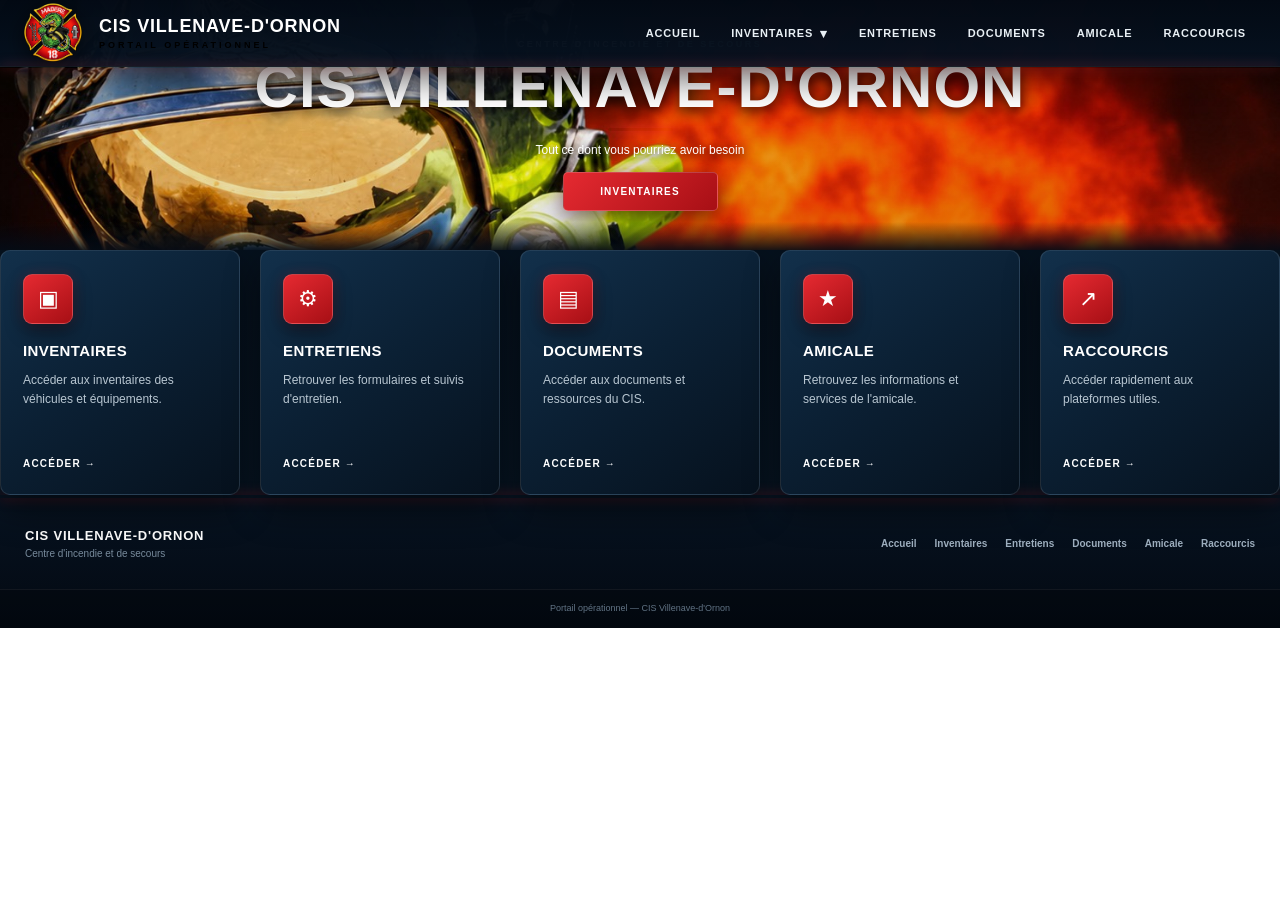
<file: index.html>
<!DOCTYPE html>
<html lang="fr">

<head>
    <meta charset="UTF-8">
    <meta name="viewport" content="width=device-width, initial-scale=1.0">

    <title>CIS VILLENAVE-D'ORNON — Portail opérationnel</title>

    <link rel="stylesheet" href="style.css">
</head>

<body>

<header class="site-header">

    <div class="header-inner">

        <a href="index.html" class="brand">

            <img
                src="logo1.png"
                alt="Logo CIS Villenave-d'Ornon"
                class="brand-logo"
            >

            <div class="brand-text">

                <div class="brand-title">
                    CIS VILLENAVE-D'ORNON
                </div>

                <div class="brand-subtitle">
                    PORTAIL OPÉRATIONNEL
                </div>

            </div>

        </a>


        <!-- BOUTON HAMBURGER -->

        <button
            class="mobile-toggle"
            id="mobileToggle"
            type="button"
            aria-label="Ouvrir le menu"
            aria-expanded="false"
        >
            <span></span>
            <span></span>
            <span></span>
        </button>


        <!-- MENU -->

        <nav class="nav" id="mainNav">

            <a
                href="index.html"
                class="nav-link"
            >
                ACCUEIL
            </a>


            <!-- INVENTAIRES -->

            <div
                class="nav-dropdown"
                id="inventoryDropdown"
            >

                <button
                    type="button"
                    class="nav-dropdown-toggle"
                    id="inventoryToggle"
                    aria-expanded="false"
                >

                    <span>
                        INVENTAIRES
                    </span>

                    <span class="dropdown-arrow">
                        ▾
                    </span>

                </button>


                <div
                    class="nav-dropdown-menu"
                    id="inventoryMenu"
                >

                    <a href="pages/inventaires.html">
                        <span class="submenu-icon">▣</span>
                        VUE D'ENSEMBLE
                    </a>

                    <a href="ssuap.html">
                        <span class="submenu-icon">＋</span>
                        SSUAP
                    </a>

                    <a href="incendie.html">
                        <span class="submenu-icon">◆</span>
                        INCENDIE
                    </a>

                    <a href="div.html">
                        <span class="submenu-icon">◇</span>
                        DIV
                    </a>

                    <a href="fdf.html">
                        <span class="submenu-icon">▲</span>
                        FDF
                    </a>

                    <a href="specialites.html">
                        <span class="submenu-icon">★</span>
                        SPÉCIALITÉS
                    </a>

                    <a href="standard.html">
                        <span class="submenu-icon">▤</span>
                        STANDARD
                    </a>

                    <a href="casernement.html">
                        <span class="submenu-icon">⌂</span>
                        CASERNEMENT
                    </a>

                </div>

            </div>


            <a
                href="entretiens.html"
                class="nav-link"
            >
                ENTRETIENS
            </a>


            <a
                href="documents.html"
                class="nav-link"
            >
                DOCUMENTS
            </a>


            <a
                href="amicale.html"
                class="nav-link"
            >
                AMICALE
            </a>


            <a
                href="raccourcis.html"
                class="nav-link"
            >
                RACCOURCIS
            </a>

        </nav>

    </div>

</header>


<main>

    <!-- HERO -->

    <section class="hero">

        <div class="hero-overlay"></div>

        <div class="hero-content">

            <div class="eyebrow">
                CENTRE D'INCENDIE ET DE SECOURS
            </div>

            <h1>
                CIS VILLENAVE-D'ORNON
            </h1>

            <div class="hero-line"></div>

            <p>
                Tout ce dont vous pourriez avoir besoin
            </p>

            <a
                href="pages/inventaires.html"
                class="hero-button"
            >
                INVENTAIRES
            </a>

        </div>

    </section>


    <!-- CARTES -->

    <section class="quick-access">

        <div class="cards">


            <!-- INVENTAIRES -->

            <a
                href="pages/inventaires.html"
                class="card"
            >

                <div class="card-icon">
                    ▣
                </div>

                <h3>
                    INVENTAIRES
                </h3>

                <p>
                    Accéder aux inventaires des véhicules
                    et équipements.
                </p>

                <span class="card-link">
                    ACCÉDER →
                </span>

            </a>


            <!-- ENTRETIENS -->

            <a
                href="entretiens.html"
                class="card"
            >

                <div class="card-icon">
                    ⚙
                </div>

                <h3>
                    ENTRETIENS
                </h3>

                <p>
                    Retrouver les formulaires et suivis
                    d'entretien.
                </p>

                <span class="card-link">
                    ACCÉDER →
                </span>

            </a>


            <!-- DOCUMENTS -->

            <a
                href="documents.html"
                class="card"
            >

                <div class="card-icon">
                    ▤
                </div>

                <h3>
                    DOCUMENTS
                </h3>

                <p>
                    Accéder aux documents et ressources
                    du CIS.
                </p>

                <span class="card-link">
                    ACCÉDER →
                </span>

            </a>


            <!-- AMICALE -->

            <a
                href="amicale.html"
                class="card"
            >

                <div class="card-icon">
                    ★
                </div>

                <h3>
                    AMICALE
                </h3>

                <p>
                    Retrouvez les informations et services
                    de l'amicale.
                </p>

                <span class="card-link">
                    ACCÉDER →
                </span>

            </a>


            <!-- RACCOURCIS -->

            <a
                href="raccourcis.html"
                class="card"
            >

                <div class="card-icon">
                    ↗
                </div>

                <h3>
                    RACCOURCIS
                </h3>

                <p>
                    Accéder rapidement aux plateformes
                    utiles.
                </p>

                <span class="card-link">
                    ACCÉDER →
                </span>

            </a>

        </div>

    </section>

</main>


<!-- FOOTER -->

<footer>

    <div class="footer-red-band"></div>

    <div class="footer-inner">

        <div class="footer-brand">

            <strong>
                CIS VILLENAVE-D'ORNON
            </strong>

            <span>
                Centre d'incendie et de secours
            </span>

        </div>


        <div class="footer-links">

            <a href="index.html">
                Accueil
            </a>

            <a href="pages/inventaires.html">
                Inventaires
            </a>

            <a href="entretiens.html">
                Entretiens
            </a>

            <a href="documents.html">
                Documents
            </a>

            <a href="amicale.html">
                Amicale
            </a>

            <a href="raccourcis.html">
                Raccourcis
            </a>

        </div>

    </div>


    <div class="footer-bottom">

        Portail opérationnel
        —
        CIS Villenave-d'Ornon

    </div>

</footer>


<script src="script.js"></script>

</body>
</html>
</file>
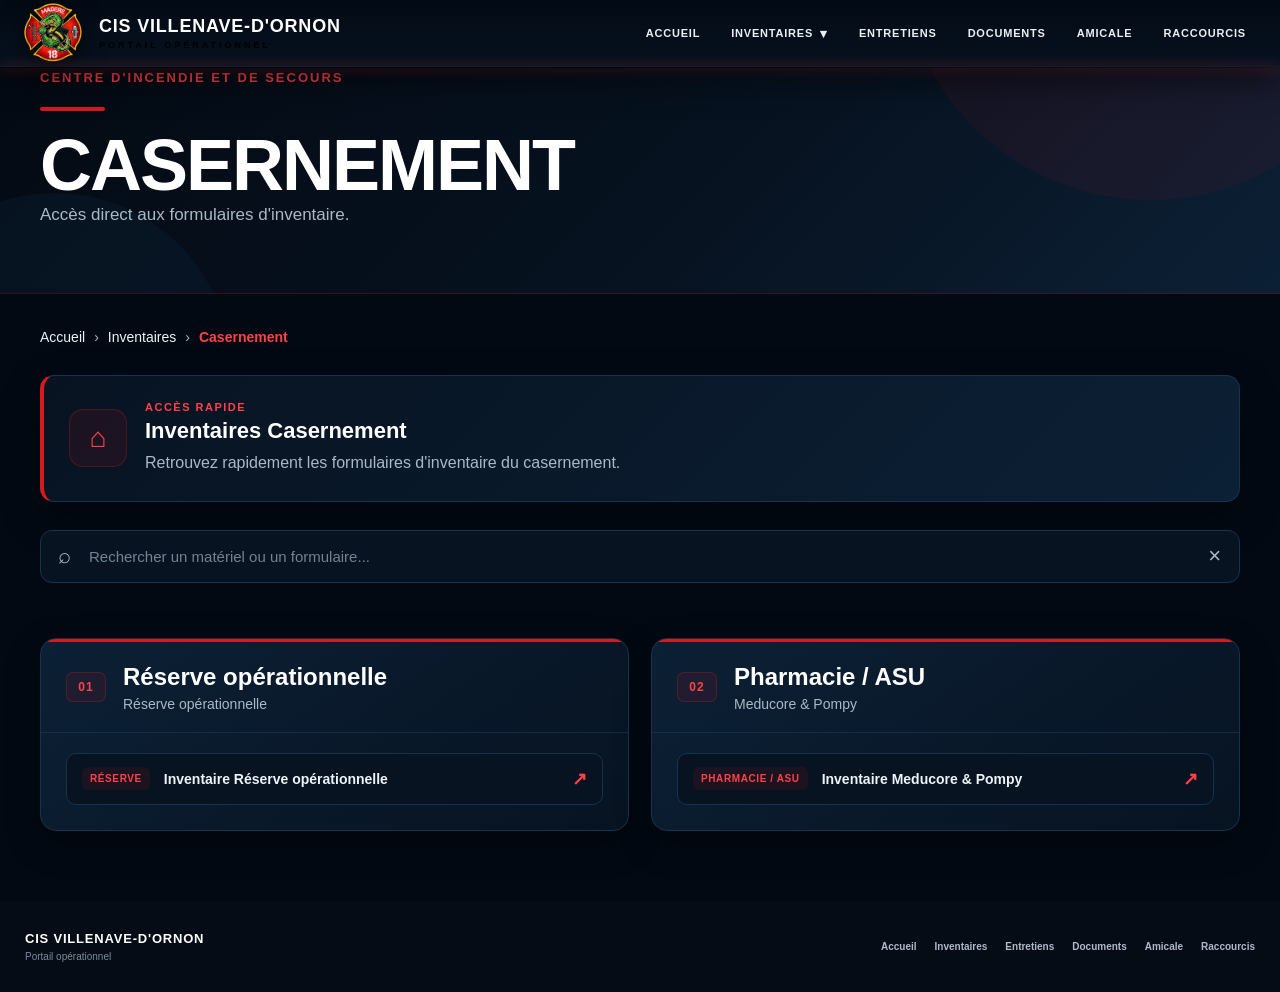
<file: casernement.html>
<!DOCTYPE html>
<html lang="fr">

<head>
    <meta charset="UTF-8">
    <meta name="viewport" content="width=device-width, initial-scale=1.0">

    <title>Casernement — CIS Villenave-d'Ornon</title>

    <link rel="stylesheet" href="style.css">
    <link rel="stylesheet" href="casernement.css">
</head>

<body>

<header class="site-header">

    <div class="header-inner">

        <a href="index.html" class="brand">
            <img
                src="logo1.png"
                alt="CIS Villenave-d'Ornon"
                class="brand-logo"
            >

            <div class="brand-text">
                <div class="brand-title">
                    CIS VILLENAVE-D'ORNON
                </div>

                <div class="brand-subtitle">
                    PORTAIL OPÉRATIONNEL
                </div>
            </div>
        </a>


        <button
            class="mobile-toggle"
            id="mobileToggle"
            type="button"
            aria-label="Ouvrir le menu"
            aria-expanded="false"
        >
            <span></span>
            <span></span>
            <span></span>
        </button>


        <nav class="nav" id="mainNav">

            <a href="index.html" class="nav-link">
                ACCUEIL
            </a>


            <div
                class="nav-dropdown"
                id="inventoryDropdown"
            >

                <button
                    type="button"
                    class="nav-dropdown-toggle"
                    id="inventoryToggle"
                    aria-expanded="false"
                >
                    <span>INVENTAIRES</span>
                    <span class="dropdown-arrow">▾</span>
                </button>


                <div
                    class="nav-dropdown-menu"
                    id="inventoryMenu"
                >

                    <a href="pages/inventaires.html">
                        <span class="submenu-icon">▣</span>
                        VUE D'ENSEMBLE
                    </a>

                    <a href="ssuap.html">
                        <span class="submenu-icon">＋</span>
                        SSUAP
                    </a>

                    <a href="incendie.html">
                        <span class="submenu-icon">◆</span>
                        INCENDIE
                    </a>

                    <a href="div.html">
                        <span class="submenu-icon">◇</span>
                        DIV
                    </a>

                    <a href="fdf.html">
                        <span class="submenu-icon">▲</span>
                        FDF
                    </a>

                    <a href="specialites.html">
                        <span class="submenu-icon">★</span>
                        SPÉCIALITÉS
                    </a>

                    <a href="standard.html">
                        <span class="submenu-icon">▤</span>
                        STANDARD
                    </a>

                    <a href="casernement.html" class="active">
                        <span class="submenu-icon">⌂</span>
                        CASERNEMENT
                    </a>

                </div>

            </div>


            <a href="entretiens.html" class="nav-link">
                ENTRETIENS
            </a>

            <a href="pages/documents.html" class="nav-link">
                DOCUMENTS
            </a>

            <a href="pages/amicale.html" class="nav-link">
                AMICALE
            </a>

            <a href="pages/raccourcis.html" class="nav-link">
                RACCOURCIS
            </a>

        </nav>

    </div>

</header>


<main class="casernement-page">


    <section class="casernement-hero">

        <div class="casernement-hero-overlay"></div>

        <div class="casernement-hero-content">

            <div class="casernement-eyebrow">
                CENTRE D'INCENDIE ET DE SECOURS
            </div>

            <div class="casernement-line"></div>

            <h1>CASERNEMENT</h1>

            <p>
                Accès direct aux formulaires d'inventaire.
            </p>

        </div>

    </section>


    <section class="casernement-content">

        <div class="casernement-container">


            <div class="casernement-breadcrumb">

                <a href="index.html">Accueil</a>

                <span>›</span>

                <a href="pages/inventaires.html">
                    Inventaires
                </a>

                <span>›</span>

                <strong>Casernement</strong>

            </div>


            <div class="casernement-intro">

                <div class="casernement-intro-icon">
                    ⌂
                </div>

                <div>

                    <span class="casernement-label">
                        ACCÈS RAPIDE
                    </span>

                    <h2>
                        Inventaires Casernement
                    </h2>

                    <p>
                        Retrouvez rapidement les formulaires
                        d'inventaire du casernement.
                    </p>

                </div>

            </div>


            <div class="casernement-search">

                <span class="search-icon">⌕</span>

                <input
                    type="search"
                    id="casernementSearch"
                    placeholder="Rechercher un matériel ou un formulaire..."
                    autocomplete="off"
                    aria-label="Rechercher un matériel ou un formulaire"
                >

                <button
                    id="clearSearch"
                    type="button"
                    aria-label="Effacer"
                >
                    ×
                </button>

            </div>


            <div
                id="searchResult"
                class="search-result"
            ></div>


            <div
                class="casernement-grid"
                id="casernementGrid"
            >


                <article
                    class="casernement-card"
                    data-search="réserve opérationnelle réserve casernement inventaire"
                >

                    <div class="casernement-card-header">

                        <span class="casernement-number">
                            01
                        </span>

                        <div>

                            <h3>
                                Réserve opérationnelle
                            </h3>

                            <p>
                                Réserve opérationnelle
                            </p>

                        </div>

                    </div>


                    <div class="casernement-actions">

                        <a
                            href="https://docs.google.com/forms/d/e/1FAIpQLSdKEdVyX-ITwIlX0ebpzCnUv12Ihp459CcIW13tg9Wz7VyOrA/viewform"
                            target="_blank"
                            rel="noopener"
                            class="casernement-button"
                        >

                            <span>RÉSERVE</span>

                            <strong>
                                Inventaire Réserve opérationnelle
                            </strong>

                            <b>↗</b>

                        </a>

                    </div>

                </article>


                <article
                    class="casernement-card"
                    data-search="pharmacie ASU Meducore Pompy casernement inventaire"
                >

                    <div class="casernement-card-header">

                        <span class="casernement-number">
                            02
                        </span>

                        <div>

                            <h3>
                                Pharmacie / ASU
                            </h3>

                            <p>
                                Meducore &amp; Pompy
                            </p>

                        </div>

                    </div>


                    <div class="casernement-actions">

                        <a
                            href="https://docs.google.com/forms/d/e/1FAIpQLScQ4mzrZjtt0AR9aKFWobl8DNGo-sbTzUiu4pML1xfWlsdzSg/viewform"
                            target="_blank"
                            rel="noopener"
                            class="casernement-button"
                        >

                            <span>PHARMACIE / ASU</span>

                            <strong>
                                Inventaire Meducore &amp; Pompy
                            </strong>

                            <b>↗</b>

                        </a>

                    </div>

                </article>


            </div>


            <div
                id="noResult"
                class="no-result"
            >

                <div>🔎</div>

                <h3>Aucun résultat</h3>

                <p>
                    Aucun matériel ou formulaire ne correspond
                    à votre recherche.
                </p>

            </div>


        </div>

    </section>

</main>


<script src="casernement.js"></script>


<footer class="site-footer">

    <div class="footer-inner">

        <div class="footer-brand">

            <strong>
                CIS VILLENAVE-D'ORNON
            </strong>

            <span>
                Portail opérationnel
            </span>

        </div>


        <div class="footer-links">

            <a href="index.html">Accueil</a>

            <a href="pages/inventaires.html">
                Inventaires
            </a>

            <a href="entretiens.html">
                Entretiens
            </a>

            <a href="pages/documents.html">
                Documents
            </a>

            <a href="pages/amicale.html">
                Amicale
            </a>

            <a href="pages/raccourcis.html">
                Raccourcis
            </a>

        </div>

    </div>

</footer>

</body>
</html>
</file>
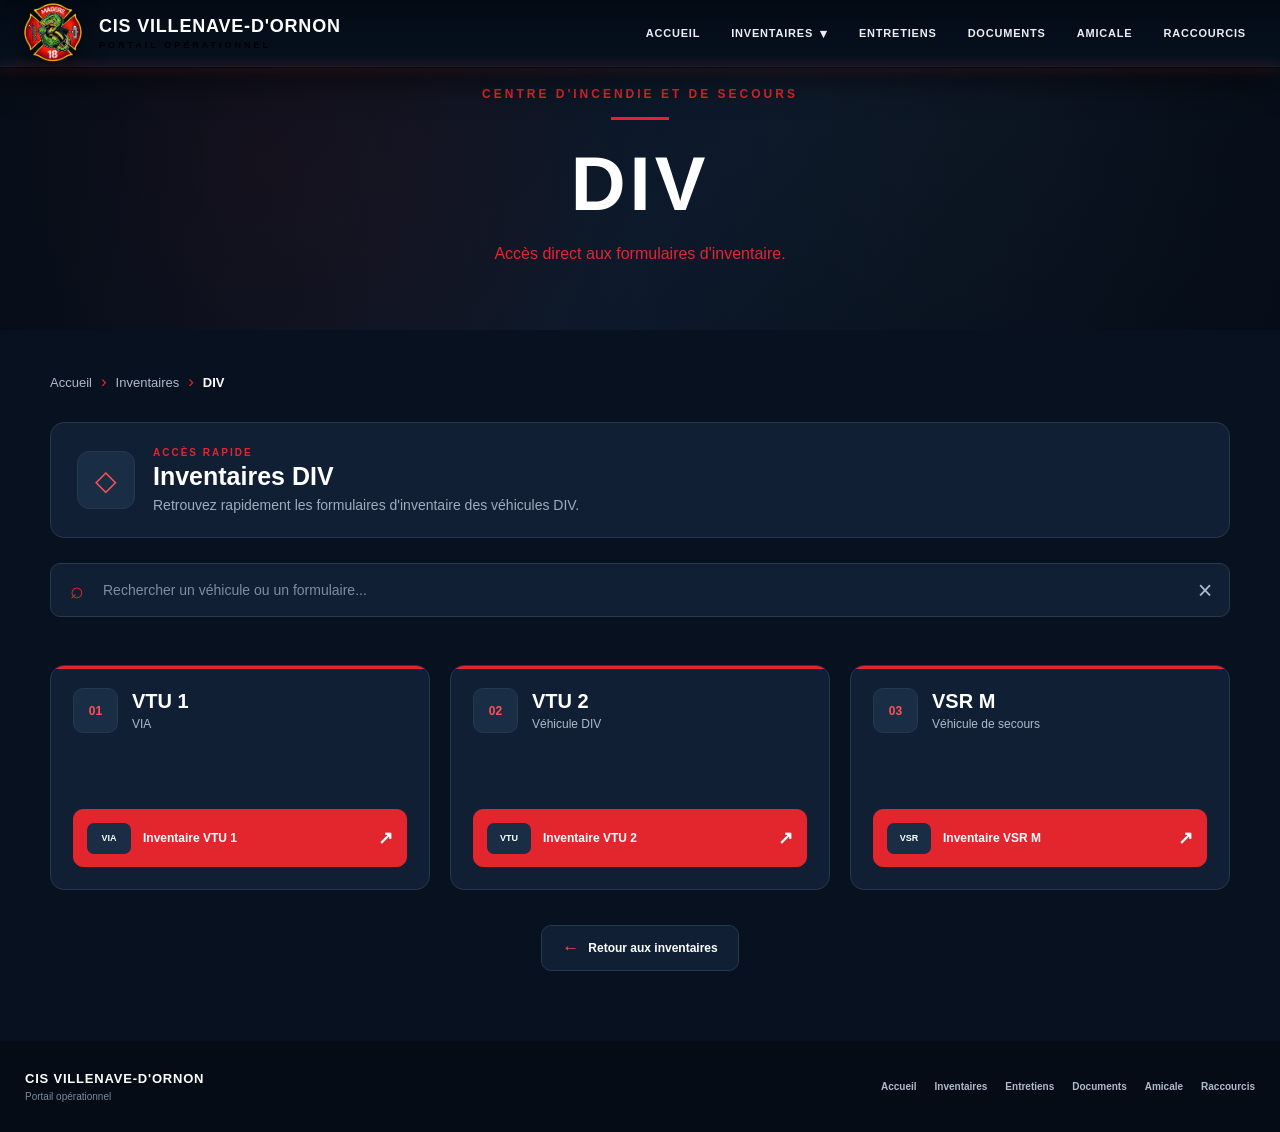
<file: div.html>
<!DOCTYPE html>
<html lang="fr">

<head>
    <meta charset="UTF-8">
    <meta name="viewport" content="width=device-width, initial-scale=1.0">

    <title>DIV — CIS Villenave-d'Ornon</title>

    <link rel="stylesheet" href="style.css">
    <link rel="stylesheet" href="div.css">
</head>

<body>

<header class="site-header">

    <div class="header-inner">

        <a href="index.html" class="brand">

            <img
                src="logo1.png"
                alt="Logo CIS Villenave-d'Ornon"
                class="brand-logo"
            >

            <div class="brand-text">

                <div class="brand-title">
                    CIS VILLENAVE-D'ORNON
                </div>

                <div class="brand-subtitle">
                    PORTAIL OPÉRATIONNEL
                </div>

            </div>

        </a>


        <!-- BOUTON HAMBURGER -->

        <button
            class="mobile-toggle"
            id="mobileToggle"
            type="button"
            aria-label="Ouvrir le menu"
            aria-expanded="false"
        >
            <span></span>
            <span></span>
            <span></span>
        </button>


        <!-- MENU -->

        <nav class="nav" id="mainNav">

            <!-- ACCUEIL -->

            <a
                href="index.html"
                class="nav-link"
            >
                ACCUEIL
            </a>


            <!-- INVENTAIRES -->

            <div
                class="nav-dropdown"
                id="inventoryDropdown"
            >

                <button
                    type="button"
                    class="nav-dropdown-toggle"
                    id="inventoryToggle"
                    aria-expanded="false"
                >

                    <span>
                        INVENTAIRES
                    </span>

                    <span class="dropdown-arrow">
                        ▾
                    </span>

                </button>


                <div
                    class="nav-dropdown-menu"
                    id="inventoryMenu"
                >

                    <a href="pages/inventaires.html">
                        <span class="submenu-icon">▣</span>
                        VUE D'ENSEMBLE
                    </a>

                    <a href="ssuap.html">
                        <span class="submenu-icon">＋</span>
                        SSUAP
                    </a>

                    <a href="incendie.html">
                        <span class="submenu-icon">◆</span>
                        INCENDIE
                    </a>

                    <a
                        href="div.html"
                        class="active"
                    >
                        <span class="submenu-icon">◇</span>
                        DIV
                    </a>

                    <a href="fdf.html">
                        <span class="submenu-icon">▲</span>
                        FDF
                    </a>

                    <a href="specialites.html">
                        <span class="submenu-icon">★</span>
                        SPÉCIALITÉS
                    </a>

                    <a href="standard.html">
                        <span class="submenu-icon">▤</span>
                        STANDARD
                    </a>

                    <a href="casernement.html">
                        <span class="submenu-icon">⌂</span>
                        CASERNEMENT
                    </a>

                </div>

            </div>


            <!-- ENTRETIENS -->

            <a
                href="entretiens.html"
                class="nav-link"
            >
                ENTRETIENS
            </a>


            <!-- DOCUMENTS -->

            <a
                href="pages/documents.html"
                class="nav-link"
            >
                DOCUMENTS
            </a>


            <!-- AMICALE -->

            <a
                href="pages/amicale.html"
                class="nav-link"
            >
                AMICALE
            </a>


            <!-- RACCOURCIS -->

            <a
                href="pages/raccourcis.html"
                class="nav-link"
            >
                RACCOURCIS
            </a>

        </nav>

    </div>

</header>


<main class="div-page">


    <!-- HERO -->

    <section class="div-hero">

        <div class="div-hero-overlay"></div>

        <div class="div-hero-content">

            <div class="div-eyebrow">
                CENTRE D'INCENDIE ET DE SECOURS
            </div>

            <div class="div-line"></div>

            <h1>
                DIV
            </h1>

            <p>
                Accès direct aux formulaires d'inventaire.
            </p>

        </div>

    </section>


    <!-- CONTENU -->

    <section class="div-content">

        <div class="div-container">


            <!-- BREADCRUMB -->

            <div class="div-breadcrumb">

                <a href="index.html">
                    Accueil
                </a>

                <span>›</span>

                <a href="pages/inventaires.html">
                    Inventaires
                </a>

                <span>›</span>

                <strong>
                    DIV
                </strong>

            </div>


            <!-- INTRO -->

            <div class="div-intro">

                <div class="div-intro-icon">
                    ◇
                </div>

                <div>

                    <span class="div-label">
                        ACCÈS RAPIDE
                    </span>

                    <h2>
                        Inventaires DIV
                    </h2>

                    <p>
                        Retrouvez rapidement les formulaires
                        d'inventaire des véhicules DIV.
                    </p>

                </div>

            </div>


            <!-- RECHERCHE -->

            <div class="div-search">

                <span class="search-icon">
                    ⌕
                </span>

                <input
                    type="search"
                    id="divSearch"
                    placeholder="Rechercher un véhicule ou un formulaire..."
                    autocomplete="off"
                    aria-label="Rechercher un véhicule ou un formulaire"
                >

                <button
                    id="clearSearch"
                    type="button"
                    aria-label="Effacer"
                >
                    ×
                </button>

            </div>


            <div
                id="searchResult"
                class="search-result"
            ></div>


            <!-- CARTES -->

            <div
                class="div-grid"
                id="divGrid"
            >


                <!-- VTU 1 -->

                <article
                    class="div-card"
                    data-search="VTU 1 VIA DIV véhicule transport utilitaire"
                >

                    <div class="div-card-header">

                        <span class="div-number">
                            01
                        </span>

                        <div>

                            <h3>
                                VTU 1
                            </h3>

                            <p>
                                VIA
                            </p>

                        </div>

                    </div>


                    <div class="div-actions">

                        <a
                            href="https://docs.google.com/forms/d/e/1FAIpQLScxACmuw41XjsE-xWaNp0hVASIMMaTYH3z3zqB-2ywrCdb6tw/viewform"
                            target="_blank"
                            rel="noopener"
                            class="div-button"
                        >

                            <span>VIA</span>

                            <strong>
                                Inventaire VTU 1
                            </strong>

                            <b>
                                ↗
                            </b>

                        </a>

                    </div>

                </article>


                <!-- VTU 2 -->

                <article
                    class="div-card"
                    data-search="VTU 2 DIV véhicule transport utilitaire"
                >

                    <div class="div-card-header">

                        <span class="div-number">
                            02
                        </span>

                        <div>

                            <h3>
                                VTU 2
                            </h3>

                            <p>
                                Véhicule DIV
                            </p>

                        </div>

                    </div>


                    <div class="div-actions">

                        <a
                            href="https://docs.google.com/forms/d/e/1FAIpQLSfx2WoNMi9p6lq8BGZL36s8l78ZDq-CU32db0z8Ej0rH0dGHg/viewform"
                            target="_blank"
                            rel="noopener"
                            class="div-button"
                        >

                            <span>VTU</span>

                            <strong>
                                Inventaire VTU 2
                            </strong>

                            <b>
                                ↗
                            </b>

                        </a>

                    </div>

                </article>


                <!-- VSR M -->

                <article
                    class="div-card"
                    data-search="VSR M DIV véhicule secours routier"
                >

                    <div class="div-card-header">

                        <span class="div-number">
                            03
                        </span>

                        <div>

                            <h3>
                                VSR M
                            </h3>

                            <p>
                                Véhicule de secours
                            </p>

                        </div>

                    </div>


                    <div class="div-actions">

                        <a
                            href="https://docs.google.com/forms/d/e/1FAIpQLSdgsz1o1LmwStk5MBDEh8DE0OjGyTTOqhAf8_8FgcMBXhzITw/viewform"
                            target="_blank"
                            rel="noopener"
                            class="div-button"
                        >

                            <span>VSR</span>

                            <strong>
                                Inventaire VSR M
                            </strong>

                            <b>
                                ↗
                            </b>

                        </a>

                    </div>

                </article>

            </div>


            <!-- AUCUN RÉSULTAT -->

            <div
                id="noResult"
                class="no-result"
            >

                <div>
                    🔎
                </div>

                <h3>
                    Aucun résultat
                </h3>

                <p>
                    Aucun véhicule ou formulaire ne correspond à votre recherche.
                </p>

            </div>


            <!-- RETOUR -->

            <div class="div-back">

                <a
                    href="pages/inventaires.html"
                    class="back-inventory-button"
                >

                    <span>←</span>

                    Retour aux inventaires

                </a>

            </div>

        </div>

    </section>

</main>


<!-- FOOTER -->

<footer class="site-footer">

    <div class="footer-inner">

        <div class="footer-brand">

            <strong>
                CIS VILLENAVE-D'ORNON
            </strong>

            <span>
                Portail opérationnel
            </span>

        </div>


        <div class="footer-links">

            <a href="index.html">
                Accueil
            </a>

            <a href="pages/inventaires.html">
                Inventaires
            </a>

            <a href="entretiens.html">
                Entretiens
            </a>

            <a href="pages/documents.html">
                Documents
            </a>

            <a href="pages/amicale.html">
                Amicale
            </a>

            <a href="pages/raccourcis.html">
                Raccourcis
            </a>

        </div>

    </div>

</footer>


<script src="div.js"></script>

</body>
</html>
</file>
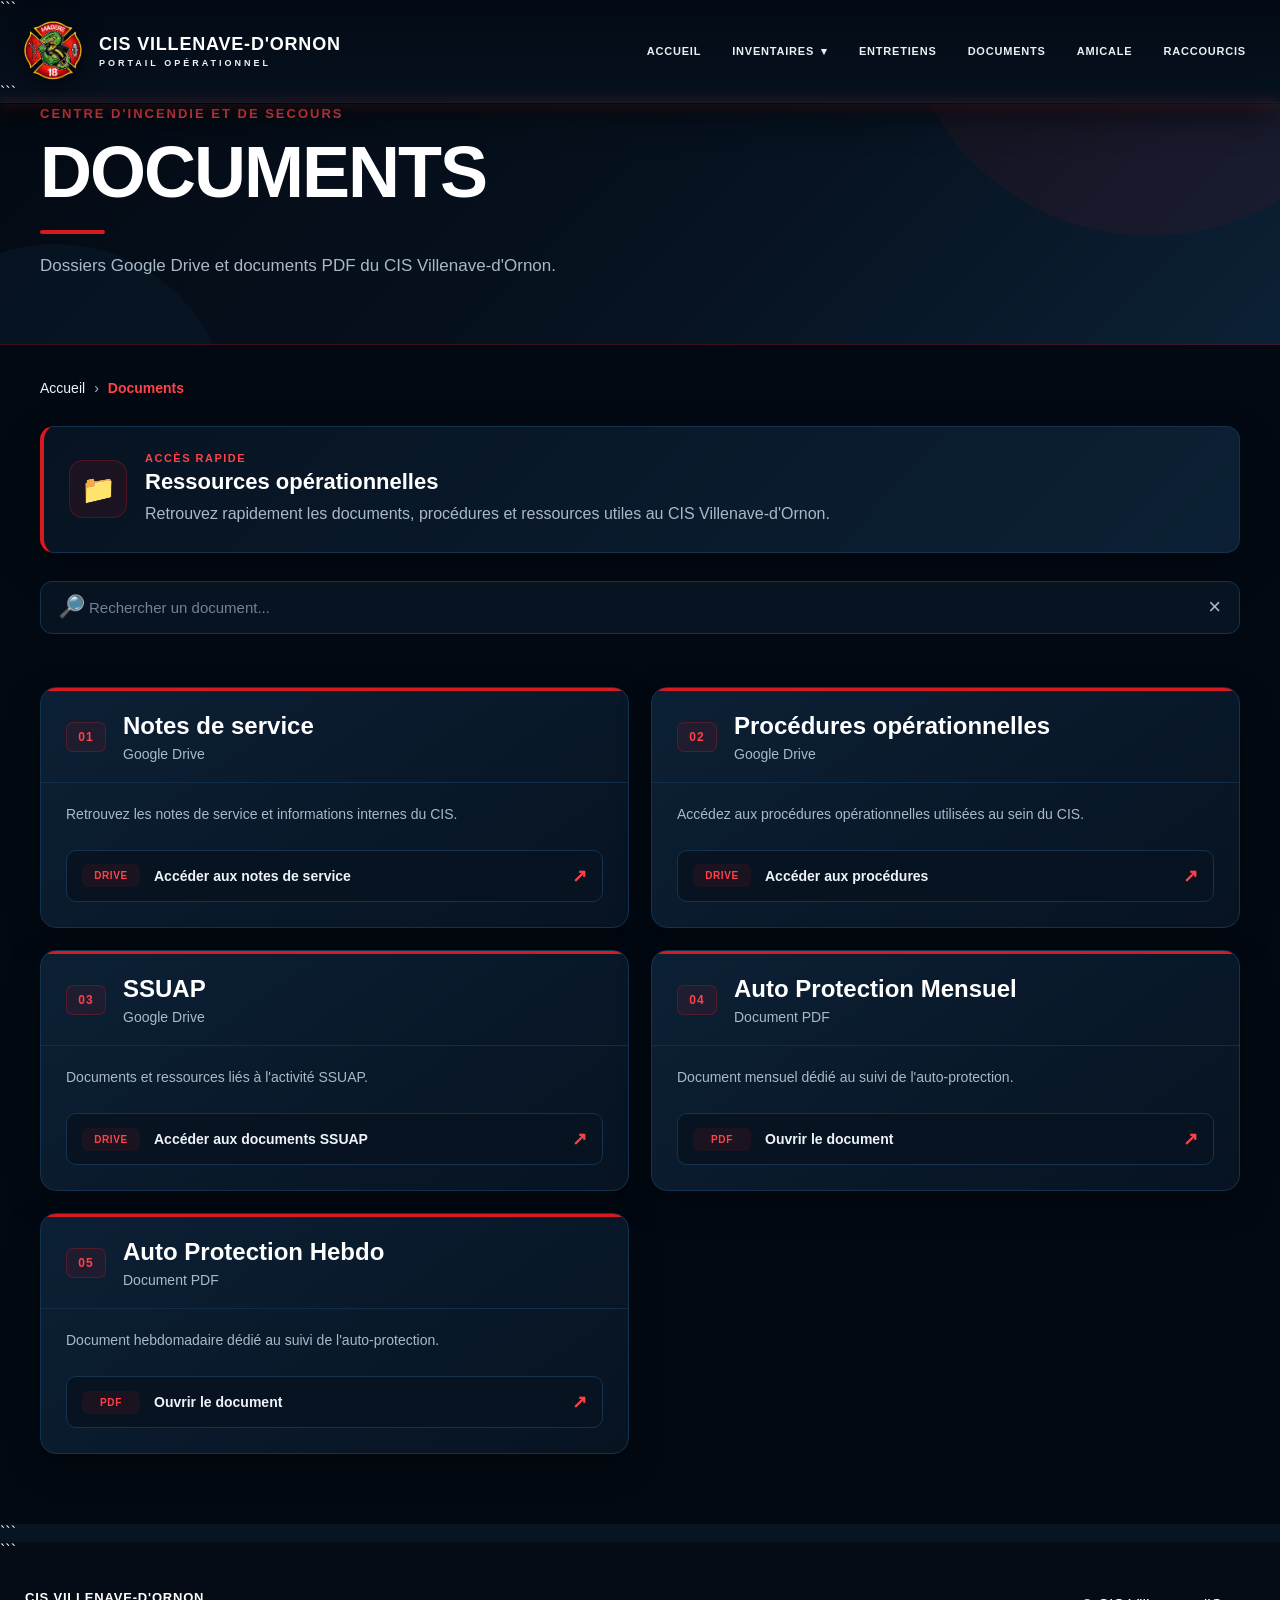
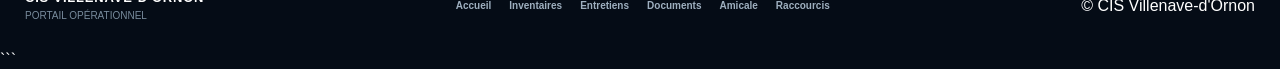
<file: documents.html>
<!DOCTYPE html>

<html lang="fr">

<head>
    <meta charset="UTF-8">
    <meta name="viewport" content="width=device-width, initial-scale=1.0">

```
<title>Documents | CIS Villenave-d'Ornon</title>

<link rel="stylesheet" href="style.css">
<link rel="stylesheet" href="documents.css">
```

</head>

<body class="documents-page">

<header class="site-header">

```
<div class="header-inner">

    <a href="index.html" class="brand">

        <img
            src="logo1.png"
            alt="Logo CIS Villenave-d'Ornon"
            class="brand-logo"
        >

        <div class="brand-text">
            <div class="brand-title">
                CIS VILLENAVE-D'ORNON
            </div>

            <div class="brand-subtitle">
                PORTAIL OPÉRATIONNEL
            </div>
        </div>

    </a>


    <button
        id="mobileToggle"
        class="mobile-toggle"
        type="button"
        aria-label="Ouvrir le menu"
        aria-expanded="false"
    >
        <span></span>
        <span></span>
        <span></span>
    </button>


    <nav id="mainNav" class="nav">

        <a href="index.html" class="nav-link">
            ACCUEIL
        </a>


        <div
            class="nav-dropdown"
            id="inventoryDropdown"
        >

            <button
                id="inventoryToggle"
                class="nav-dropdown-toggle"
                type="button"
                aria-expanded="false"
            >
                <span>INVENTAIRES</span>
                <span class="nav-arrow">▾</span>
            </button>


            <div
                id="inventoryMenu"
                class="nav-dropdown-menu"
            >

                <a href="ssuap.html">
                    SSUAP
                </a>

                <a href="incendie.html">
                    INCENDIE
                </a>

                <a href="div.html">
                    DIV
                </a>

                <a href="fdf.html">
                    FDF
                </a>

                <a href="specialites.html">
                    SPÉCIALITÉS
                </a>

                <a href="standard.html">
                    STANDARD
                </a>

                <a href="casernement.html">
                    CASERNEMENT
                </a>

            </div>

        </div>


        <a href="entretiens.html" class="nav-link">
            ENTRETIENS
        </a>


        <a
            href="documents.html"
            class="nav-link active"
        >
            DOCUMENTS
        </a>


        <a href="amicale.html" class="nav-link">
            AMICALE
        </a>


        <a href="raccourcis.html" class="nav-link">
            RACCOURCIS
        </a>

    </nav>

</div>
```

</header>

<main>

```
<!-- =====================================================
     HERO
     ===================================================== -->

<section class="documents-hero">

    <div class="documents-hero-overlay"></div>

    <div class="documents-hero-content">

        <div class="documents-eyebrow">
            CENTRE D'INCENDIE ET DE SECOURS
        </div>

        <h1>DOCUMENTS</h1>

        <div class="documents-line"></div>

        <p>
            Dossiers Google Drive et documents PDF du CIS Villenave-d'Ornon.
        </p>

    </div>

</section>


<!-- =====================================================
     CONTENU
     ===================================================== -->

<section class="documents-content">

    <div class="documents-container">


        <!-- BREADCRUMB -->

        <div class="documents-breadcrumb">

            <a href="index.html">
                Accueil
            </a>

            <span>›</span>

            <strong>
                Documents
            </strong>

        </div>


        <!-- INTRO -->

        <div class="documents-intro">

            <div class="documents-intro-icon">
                📁
            </div>

            <div>

                <span class="documents-label">
                    ACCÈS RAPIDE
                </span>

                <h2>
                    Ressources opérationnelles
                </h2>

                <p>
                    Retrouvez rapidement les documents, procédures et ressources utiles au CIS Villenave-d'Ornon.
                </p>

            </div>

        </div>


        <!-- RECHERCHE -->

        <div class="documents-search">

            <span
                class="documents-search-icon"
                aria-hidden="true"
            >
                🔎
            </span>

            <input
                type="search"
                id="documentsSearch"
                placeholder="Rechercher un document..."
                autocomplete="off"
                aria-label="Rechercher un document"
            >

            <button
                id="clearSearch"
                type="button"
                aria-label="Effacer la recherche"
            >
                ×
            </button>

        </div>


        <div
            id="searchResult"
            class="search-result"
        ></div>


        <!-- =================================================
             CARTES
             ================================================= -->

        <div
            class="documents-grid"
            id="documentsGrid"
        >


            <!-- 01 -->

            <article class="documents-card">

                <div class="documents-card-header">

                    <div class="documents-number">
                        01
                    </div>

                    <div>

                        <h3>
                            Notes de service
                        </h3>

                        <p>
                            Google Drive
                        </p>

                    </div>

                </div>


                <div class="documents-description">
                    Retrouvez les notes de service et informations internes du CIS.
                </div>


                <div class="documents-actions">

                    <a
                        href="https://drive.google.com/drive/folders/1mZU_QXucWcthPotO1mkU4cxS8GGF8erV"
                        target="_blank"
                        rel="noopener noreferrer"
                        class="documents-button"
                    >
                        <span>DRIVE</span>
                        <strong>Accéder aux notes de service</strong>
                        <b>↗</b>
                    </a>

                </div>

            </article>


            <!-- 02 -->

            <article class="documents-card">

                <div class="documents-card-header">

                    <div class="documents-number">
                        02
                    </div>

                    <div>

                        <h3>
                            Procédures opérationnelles
                        </h3>

                        <p>
                            Google Drive
                        </p>

                    </div>

                </div>


                <div class="documents-description">
                    Accédez aux procédures opérationnelles utilisées au sein du CIS.
                </div>


                <div class="documents-actions">

                    <a
                        href="https://drive.google.com/drive/folders/162tWotHf18UoYEwiueZNTLvwbDYLzesX"
                        target="_blank"
                        rel="noopener noreferrer"
                        class="documents-button"
                    >
                        <span>DRIVE</span>
                        <strong>Accéder aux procédures</strong>
                        <b>↗</b>
                    </a>

                </div>

            </article>


            <!-- 03 -->

            <article class="documents-card">

                <div class="documents-card-header">

                    <div class="documents-number">
                        03
                    </div>

                    <div>

                        <h3>
                            SSUAP
                        </h3>

                        <p>
                            Google Drive
                        </p>

                    </div>

                </div>


                <div class="documents-description">
                    Documents et ressources liés à l'activité SSUAP.
                </div>


                <div class="documents-actions">

                    <a
                        href="https://drive.google.com/drive/folders/1oXW1lqGMaBO__y8poG2fD16YAqLebj5T"
                        target="_blank"
                        rel="noopener noreferrer"
                        class="documents-button"
                    >
                        <span>DRIVE</span>
                        <strong>Accéder aux documents SSUAP</strong>
                        <b>↗</b>
                    </a>

                </div>

            </article>


            <!-- 04 -->

            <article class="documents-card">

                <div class="documents-card-header">

                    <div class="documents-number">
                        04
                    </div>

                    <div>

                        <h3>
                            Auto Protection Mensuel
                        </h3>

                        <p>
                            Document PDF
                        </p>

                    </div>

                </div>


                <div class="documents-description">
                    Document mensuel dédié au suivi de l'auto-protection.
                </div>


                <div class="documents-actions">

                    <a
                        href="https://drive.google.com/file/d/1Ur6e9zWXoJeiHtCmXubOAMYmRqTsUVVU/view"
                        target="_blank"
                        rel="noopener noreferrer"
                        class="documents-button"
                    >
                        <span>PDF</span>
                        <strong>Ouvrir le document</strong>
                        <b>↗</b>
                    </a>

                </div>

            </article>


            <!-- 05 -->

            <article class="documents-card">

                <div class="documents-card-header">

                    <div class="documents-number">
                        05
                    </div>

                    <div>

                        <h3>
                            Auto Protection Hebdo
                        </h3>

                        <p>
                            Document PDF
                        </p>

                    </div>

                </div>


                <div class="documents-description">
                    Document hebdomadaire dédié au suivi de l'auto-protection.
                </div>


                <div class="documents-actions">

                    <a
                        href="https://drive.google.com/file/d/1j7pnM1rRjwVETOVvHIehP-GgrFBDNWHf/view"
                        target="_blank"
                        rel="noopener noreferrer"
                        class="documents-button"
                    >
                        <span>PDF</span>
                        <strong>Ouvrir le document</strong>
                        <b>↗</b>
                    </a>

                </div>

            </article>


        </div>


        <!-- AUCUN RÉSULTAT -->

        <div
            id="noResult"
            class="no-result"
        >

            <div>🔎</div>

            <h3>
                Aucun document trouvé
            </h3>

            <p>
                Essayez avec un autre mot-clé.
            </p>

        </div>


    </div>

</section>
```

</main>

<!-- =========================================================
     FOOTER
     ========================================================= -->

<footer class="site-footer">

```
<div class="footer-inner">

    <div class="footer-brand">

        <strong>
            CIS VILLENAVE-D'ORNON
        </strong>

        <span>
            PORTAIL OPÉRATIONNEL
        </span>

    </div>


    <div class="footer-links">

        <a href="index.html">
            Accueil
        </a>

        <a href="ssuap.html">
            Inventaires
        </a>

        <a href="entretiens.html">
            Entretiens
        </a>

        <a href="documents.html">
            Documents
        </a>

        <a href="amicale.html">
            Amicale
        </a>

        <a href="raccourcis.html">
            Raccourcis
        </a>

    </div>


    <div class="footer-copy">
        © CIS Villenave-d'Ornon
    </div>

</div>
```

</footer>

<script src="documents.js"></script>

</body>
</html>
</file>
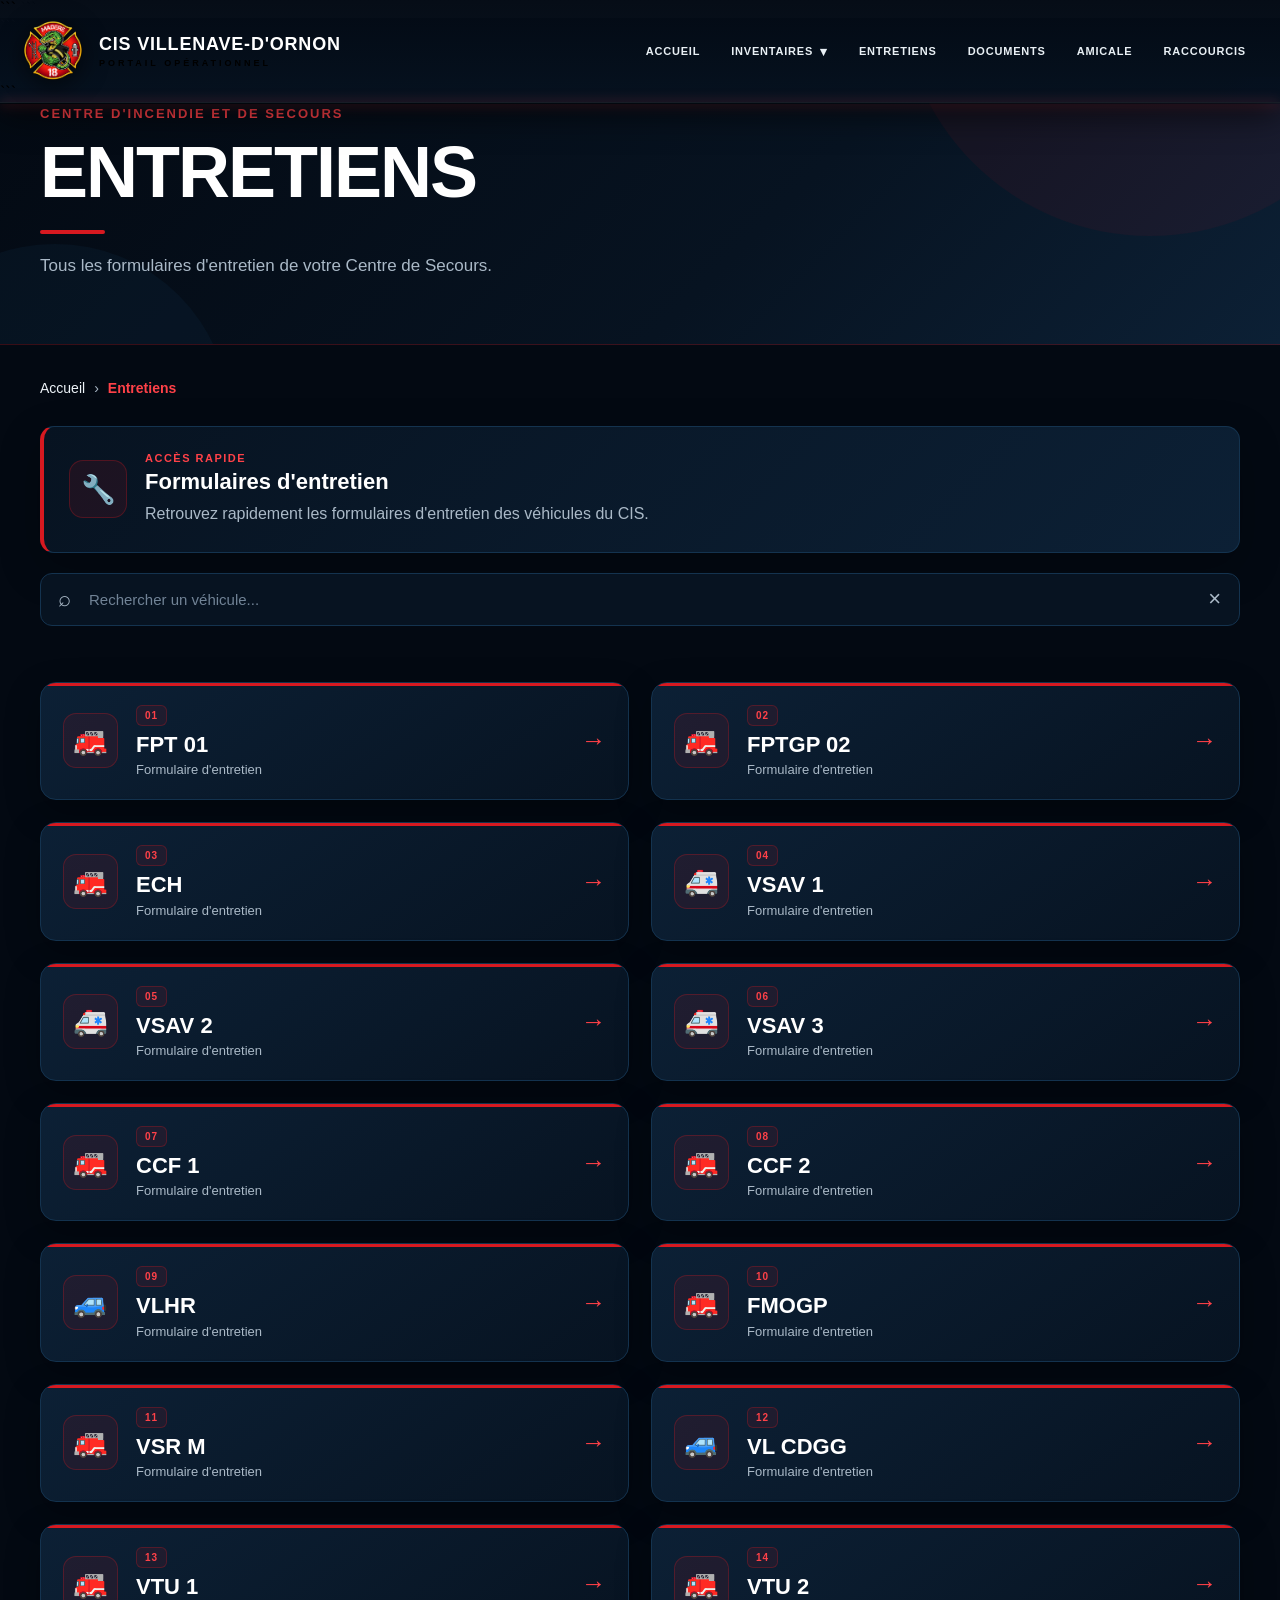
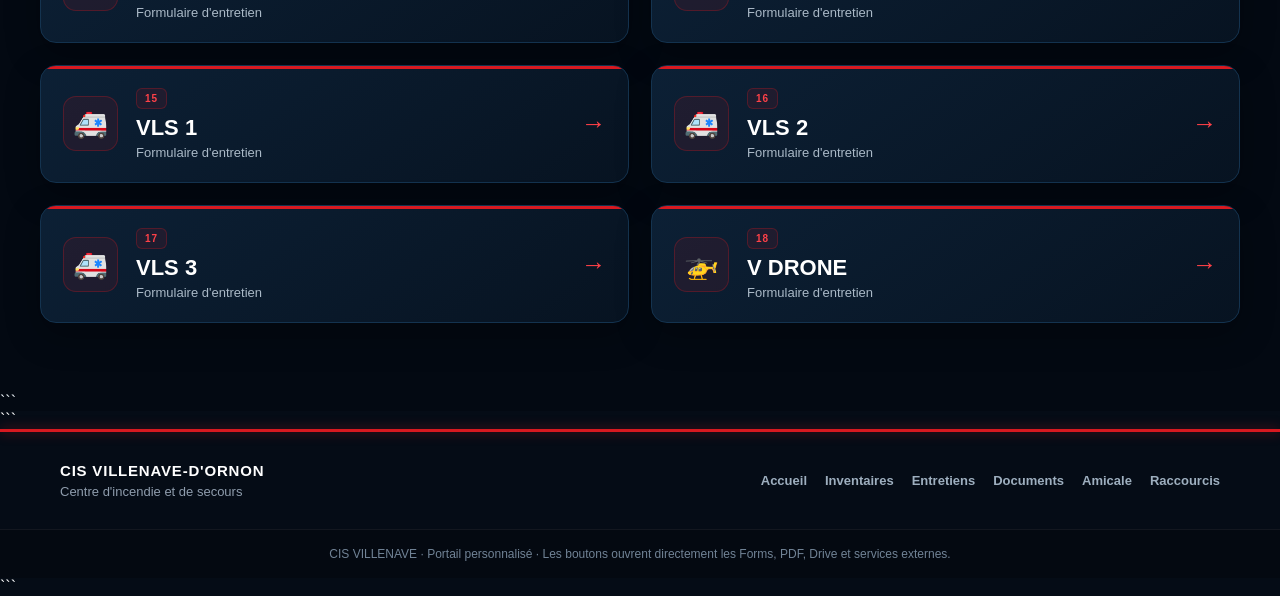
<file: entretiens.html>
<!DOCTYPE html>

<html lang="fr">

<head>
    <meta charset="UTF-8">
    <meta name="viewport" content="width=device-width, initial-scale=1.0">

```
<title>Entretiens — CIS Villenave-d'Ornon</title>

<link rel="stylesheet" href="style.css">
<link rel="stylesheet" href="entretiens.css">
```

</head>

<body>

<header class="site-header">

```
<div class="header-inner">

    <a href="index.html" class="brand">
        <img
            src="logo1.png"
            alt="Logo CIS Villenave-d'Ornon"
            class="brand-logo"
        >

        <div class="brand-text">
            <div class="brand-title">CIS VILLENAVE-D'ORNON</div>
            <div class="brand-subtitle">PORTAIL OPÉRATIONNEL</div>
        </div>
    </a>

    <button
        class="mobile-toggle"
        id="mobileToggle"
        type="button"
        aria-label="Ouvrir le menu"
        aria-expanded="false"
    >
        <span></span>
        <span></span>
        <span></span>
    </button>

    <nav class="nav" id="mainNav">

        <a href="index.html" class="nav-link">
            ACCUEIL
        </a>

        <div class="nav-dropdown" id="inventoryDropdown">

            <button
                type="button"
                class="nav-dropdown-toggle"
                id="inventoryToggle"
                aria-expanded="false"
            >
                <span>INVENTAIRES</span>
                <span class="dropdown-arrow">▾</span>
            </button>

            <div class="nav-dropdown-menu" id="inventoryMenu">

                <a href="pages/inventaires.html">
                    <span class="submenu-icon">▣</span>
                    INVENTAIRES
                </a>

                <a href="ssuap.html">
                    <span class="submenu-icon">＋</span>
                    SSUAP
                </a>

                <a href="incendie.html">
                    <span class="submenu-icon">◆</span>
                    INCENDIE
                </a>

                <a href="div.html">
                    <span class="submenu-icon">◇</span>
                    DIV
                </a>

                <a href="fdf.html">
                    <span class="submenu-icon">▲</span>
                    FDF
                </a>

                <a href="specialites.html">
                    <span class="submenu-icon">★</span>
                    SPÉCIALITÉS
                </a>

                <a href="standard.html">
                    <span class="submenu-icon">▤</span>
                    STANDARD
                </a>

                <a href="casernement.html">
                    <span class="submenu-icon">⌂</span>
                    CASERNEMENT
                </a>

            </div>
        </div>

        <a href="entretiens.html" class="nav-link active">
            ENTRETIENS
        </a>

        <a href="documents.html" class="nav-link">
            DOCUMENTS
        </a>

        <a href="pages/amicale.html" class="nav-link">
            AMICALE
        </a>

        <a href="pages/raccourcis.html" class="nav-link">
            RACCOURCIS
        </a>

    </nav>

</div>
```

</header>

<main class="entretiens-page">

```
<section class="entretiens-hero">

    <div class="entretiens-hero-overlay"></div>

    <div class="entretiens-hero-content">

        <div class="entretiens-eyebrow">
            CENTRE D'INCENDIE ET DE SECOURS
        </div>

        <h1>ENTRETIENS</h1>

        <div class="entretiens-line"></div>

        <p>
            Tous les formulaires d'entretien de votre Centre de Secours.
        </p>

    </div>

</section>


<section class="entretiens-content">

    <div class="entretiens-container">

        <div class="entretiens-breadcrumb">
            <a href="index.html">Accueil</a>
            <span>›</span>
            <strong>Entretiens</strong>
        </div>


        <div class="entretiens-top">

            <div class="entretiens-intro">

                <div class="entretiens-intro-icon">
                    🔧
                </div>

                <div>
                    <span class="entretiens-label">
                        ACCÈS RAPIDE
                    </span>

                    <h2>
                        Formulaires d'entretien
                    </h2>

                    <p>
                        Retrouvez rapidement les formulaires d'entretien
                        des véhicules du CIS.
                    </p>
                </div>

            </div>


            <div class="entretiens-search">

                <span
                    class="entretiens-search-icon"
                    aria-hidden="true"
                >
                    ⌕
                </span>

                <input
                    type="search"
                    id="entretiensSearch"
                    placeholder="Rechercher un véhicule..."
                    autocomplete="off"
                    aria-label="Rechercher un véhicule"
                >

                <button
                    type="button"
                    id="clearSearch"
                    class="clear-search"
                    aria-label="Effacer la recherche"
                >
                    ×
                </button>

            </div>

            <div
                class="entretiens-search-result"
                id="entretiensSearchResult"
            ></div>

        </div>


        <section
            class="entretiens-cards"
            id="entretiensCards"
        >

            <a
                class="entretien-card"
                href="https://docs.google.com/forms/d/e/1FAIpQLSfZQSjmudmFNhIiM9rMcCZNVQ7Q8170Wa6AyoV86-jAAZXQWA/viewform"
                target="_blank"
                rel="noopener noreferrer"
                data-search="fpt 01 fpt entretien"
            >
                <div class="entretien-card-icon">🚒</div>
                <div class="entretien-card-content">
                    <span class="entretien-number">01</span>
                    <h3>FPT 01</h3>
                    <p>Formulaire d'entretien</p>
                </div>
                <span class="entretien-card-arrow">→</span>
            </a>


            <a
                class="entretien-card"
                href="https://docs.google.com/forms/d/e/1FAIpQLSeZ56XeTt0LrIe5a1a1I8CDqd3iHFU_e8G60ZZb0dUefL2UrA/viewform"
                target="_blank"
                rel="noopener noreferrer"
                data-search="fptgp 02 fptgp entretien"
            >
                <div class="entretien-card-icon">🚒</div>
                <div class="entretien-card-content">
                    <span class="entretien-number">02</span>
                    <h3>FPTGP 02</h3>
                    <p>Formulaire d'entretien</p>
                </div>
                <span class="entretien-card-arrow">→</span>
            </a>


            <a
                class="entretien-card"
                href="https://docs.google.com/forms/d/e/1FAIpQLSdp7xykQc6NyZiupN6Z4C1GCCv_UgkQ7hZozlaYLhW-iRQ6ZQ/viewform"
                target="_blank"
                rel="noopener noreferrer"
                data-search="ech entretien"
            >
                <div class="entretien-card-icon">🚒</div>
                <div class="entretien-card-content">
                    <span class="entretien-number">03</span>
                    <h3>ECH</h3>
                    <p>Formulaire d'entretien</p>
                </div>
                <span class="entretien-card-arrow">→</span>
            </a>


            <a
                class="entretien-card"
                href="https://docs.google.com/forms/d/e/1FAIpQLSexPEtpJJaCjY6opzUm7rM04LYddi6be8BpXhpt57niuaqklQ/viewform"
                target="_blank"
                rel="noopener noreferrer"
                data-search="vsav 1 entretien"
            >
                <div class="entretien-card-icon">🚑</div>
                <div class="entretien-card-content">
                    <span class="entretien-number">04</span>
                    <h3>VSAV 1</h3>
                    <p>Formulaire d'entretien</p>
                </div>
                <span class="entretien-card-arrow">→</span>
            </a>


            <a
                class="entretien-card"
                href="https://docs.google.com/forms/d/e/1FAIpQLSfK6T-RljeWJKpeQKXlDfJQp76ILd6vx72KZTq9Pu3ay5Ytkg/viewform"
                target="_blank"
                rel="noopener noreferrer"
                data-search="vsav 2 entretien"
            >
                <div class="entretien-card-icon">🚑</div>
                <div class="entretien-card-content">
                    <span class="entretien-number">05</span>
                    <h3>VSAV 2</h3>
                    <p>Formulaire d'entretien</p>
                </div>
                <span class="entretien-card-arrow">→</span>
            </a>


            <a
                class="entretien-card"
                href="https://docs.google.com/forms/d/e/1FAIpQLSd-YqNzMoOnLyfymA_F8GQeqwPyc9fKqQ3icW5pwQhSA2fBaw/viewform"
                target="_blank"
                rel="noopener noreferrer"
                data-search="vsav 3 entretien"
            >
                <div class="entretien-card-icon">🚑</div>
                <div class="entretien-card-content">
                    <span class="entretien-number">06</span>
                    <h3>VSAV 3</h3>
                    <p>Formulaire d'entretien</p>
                </div>
                <span class="entretien-card-arrow">→</span>
            </a>


            <a
                class="entretien-card"
                href="https://docs.google.com/forms/d/e/1FAIpQLScGpf5CnajHpkX1shdvShQ0K1zE42meWOZIpfNiIXZ1F-C3cQ/viewform"
                target="_blank"
                rel="noopener noreferrer"
                data-search="ccf 1 entretien"
            >
                <div class="entretien-card-icon">🚒</div>
                <div class="entretien-card-content">
                    <span class="entretien-number">07</span>
                    <h3>CCF 1</h3>
                    <p>Formulaire d'entretien</p>
                </div>
                <span class="entretien-card-arrow">→</span>
            </a>


            <a
                class="entretien-card"
                href="https://docs.google.com/forms/d/e/1FAIpQLSfCB2kfLpJh7Twf0AdOZjXpEPbtZv7S_Yzswycm9HmGlEg2LQ/viewform"
                target="_blank"
                rel="noopener noreferrer"
                data-search="ccf 2 entretien"
            >
                <div class="entretien-card-icon">🚒</div>
                <div class="entretien-card-content">
                    <span class="entretien-number">08</span>
                    <h3>CCF 2</h3>
                    <p>Formulaire d'entretien</p>
                </div>
                <span class="entretien-card-arrow">→</span>
            </a>


            <a
                class="entretien-card"
                href="https://docs.google.com/forms/d/e/1FAIpQLSftcEsezcTAlCkSyYK3tQetz5XOV76e3ItEgNiL6ohq9zmSMw/viewform"
                target="_blank"
                rel="noopener noreferrer"
                data-search="vlhr entretien"
            >
                <div class="entretien-card-icon">🚙</div>
                <div class="entretien-card-content">
                    <span class="entretien-number">09</span>
                    <h3>VLHR</h3>
                    <p>Formulaire d'entretien</p>
                </div>
                <span class="entretien-card-arrow">→</span>
            </a>


            <a
                class="entretien-card"
                href="https://docs.google.com/forms/d/e/1FAIpQLScrbu5B8utOjph7NM5iGsWJkVdcKeDt9mORvsaqjAx5S-1SVg/viewform"
                target="_blank"
                rel="noopener noreferrer"
                data-search="fmogp entretien"
            >
                <div class="entretien-card-icon">🚒</div>
                <div class="entretien-card-content">
                    <span class="entretien-number">10</span>
                    <h3>FMOGP</h3>
                    <p>Formulaire d'entretien</p>
                </div>
                <span class="entretien-card-arrow">→</span>
            </a>


            <a
                class="entretien-card"
                href="https://docs.google.com/forms/d/e/1FAIpQLSc6CeuZIV-1c0EXIFWpWxX2qwSDa9TMi8J0I673H2_xvfYjeA/viewform"
                target="_blank"
                rel="noopener noreferrer"
                data-search="vsr m entretien"
            >
                <div class="entretien-card-icon">🚒</div>
                <div class="entretien-card-content">
                    <span class="entretien-number">11</span>
                    <h3>VSR M</h3>
                    <p>Formulaire d'entretien</p>
                </div>
                <span class="entretien-card-arrow">→</span>
            </a>


            <a
                class="entretien-card"
                href="https://docs.google.com/forms/d/e/1FAIpQLSdYdGsTNzGGXxB5xrpMMZojlHo0BrI9HlOf8uK08LkBHHC2xQ/viewform"
                target="_blank"
                rel="noopener noreferrer"
                data-search="vl cdgg entretien"
            >
                <div class="entretien-card-icon">🚙</div>
                <div class="entretien-card-content">
                    <span class="entretien-number">12</span>
                    <h3>VL CDGG</h3>
                    <p>Formulaire d'entretien</p>
                </div>
                <span class="entretien-card-arrow">→</span>
            </a>


            <a
                class="entretien-card"
                href="https://docs.google.com/forms/d/e/1FAIpQLSf3HfP82F2Om6bb23rBeJdnOhDa16bOjVRXHDAS_0Wtgxbrnw/viewform"
                target="_blank"
                rel="noopener noreferrer"
                data-search="vtu 1 entretien"
            >
                <div class="entretien-card-icon">🚒</div>
                <div class="entretien-card-content">
                    <span class="entretien-number">13</span>
                    <h3>VTU 1</h3>
                    <p>Formulaire d'entretien</p>
                </div>
                <span class="entretien-card-arrow">→</span>
            </a>


            <a
                class="entretien-card"
                href="https://docs.google.com/forms/d/e/1FAIpQLSdVecrUXja7EYTMccqFexNsJ2op8UDjhzVD889DQG_xLHZCDw/viewform"
                target="_blank"
                rel="noopener noreferrer"
                data-search="vtu 2 entretien"
            >
                <div class="entretien-card-icon">🚒</div>
                <div class="entretien-card-content">
                    <span class="entretien-number">14</span>
                    <h3>VTU 2</h3>
                    <p>Formulaire d'entretien</p>
                </div>
                <span class="entretien-card-arrow">→</span>
            </a>


            <a
                class="entretien-card"
                href="https://docs.google.com/forms/d/e/1FAIpQLSeTErRJarDO-FcVdIecawmBva-XAX2xolyWbDlLOqFdmLXGLg/viewform"
                target="_blank"
                rel="noopener noreferrer"
                data-search="vls 1 entretien"
            >
                <div class="entretien-card-icon">🚑</div>
                <div class="entretien-card-content">
                    <span class="entretien-number">15</span>
                    <h3>VLS 1</h3>
                    <p>Formulaire d'entretien</p>
                </div>
                <span class="entretien-card-arrow">→</span>
            </a>


            <a
                class="entretien-card"
                href="https://docs.google.com/forms/d/e/1FAIpQLSdebOPjUy2yD8771XaYzOo7aeDxmAzryuR22ecRT2y184BACQ/viewform"
                target="_blank"
                rel="noopener noreferrer"
                data-search="vls 2 entretien"
            >
                <div class="entretien-card-icon">🚑</div>
                <div class="entretien-card-content">
                    <span class="entretien-number">16</span>
                    <h3>VLS 2</h3>
                    <p>Formulaire d'entretien</p>
                </div>
                <span class="entretien-card-arrow">→</span>
            </a>


            <a
                class="entretien-card"
                href="https://docs.google.com/forms/d/e/1FAIpQLSfL7ula_m4T8RUsMjSnQ5N0PKrDzz5S7tGaJ6ddTo2HwuB_EA/viewform"
                target="_blank"
                rel="noopener noreferrer"
                data-search="vls 3 entretien"
            >
                <div class="entretien-card-icon">🚑</div>
                <div class="entretien-card-content">
                    <span class="entretien-number">17</span>
                    <h3>VLS 3</h3>
                    <p>Formulaire d'entretien</p>
                </div>
                <span class="entretien-card-arrow">→</span>
            </a>


            <a
                class="entretien-card"
                href="https://docs.google.com/forms/d/e/1FAIpQLSdzA-3igGsKir9qjNEnQ0w0LMIOn0kjSAgrYTrzxqcktgkSlQ/viewform"
                target="_blank"
                rel="noopener noreferrer"
                data-search="v drone drone entretien"
            >
                <div class="entretien-card-icon">🚁</div>
                <div class="entretien-card-content">
                    <span class="entretien-number">18</span>
                    <h3>V DRONE</h3>
                    <p>Formulaire d'entretien</p>
                </div>
                <span class="entretien-card-arrow">→</span>
            </a>

        </section>


        <div
            class="entretiens-empty"
            id="entretiensEmpty"
        >
            <div class="empty-icon">⌕</div>
            <strong>Aucun véhicule trouvé</strong>
            <span>Essayez avec un autre terme de recherche.</span>
        </div>

    </div>

</section>
```

</main>

<footer>

```
<div class="footer-red-band"></div>

<div class="footer-inner">

    <div class="footer-brand">
        <strong>CIS VILLENAVE-D'ORNON</strong>
        <span>Centre d'incendie et de secours</span>
    </div>

    <div class="footer-links">

        <a href="index.html">Accueil</a>

        <a href="pages/inventaires.html">
            Inventaires
        </a>

        <a href="entretiens.html">
            Entretiens
        </a>

        <a href="documents.html">
            Documents
        </a>

        <a href="pages/amicale.html">
            Amicale
        </a>

        <a href="pages/raccourcis.html">
            Raccourcis
        </a>

    </div>

</div>

<div class="footer-bottom">
    CIS VILLENAVE · Portail personnalisé ·
    Les boutons ouvrent directement les Forms, PDF, Drive et services externes.
</div>
```

</footer>

<script src="entretiens.js"></script>

</body>
</html>
</file>
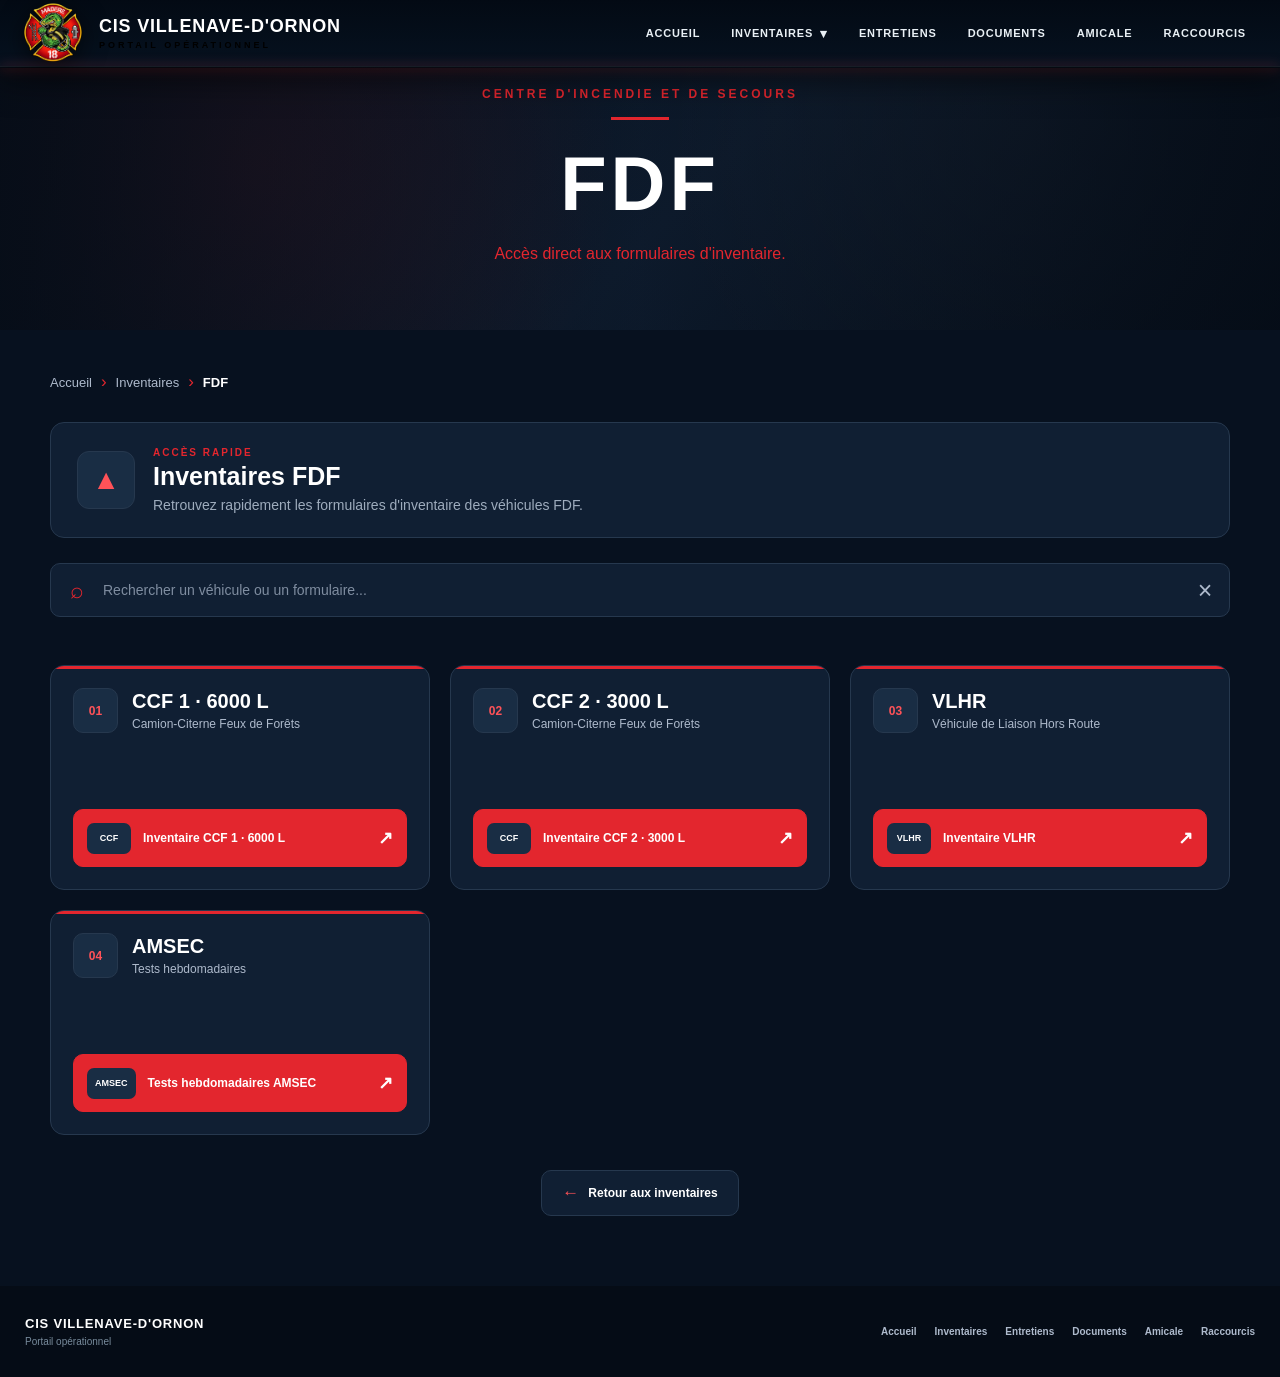
<file: fdf.html>
<!DOCTYPE html>
<html lang="fr">

<head>
    <meta charset="UTF-8">
    <meta name="viewport" content="width=device-width, initial-scale=1.0">

    <title>FDF — CIS Villenave-d'Ornon</title>

    <link rel="stylesheet" href="style.css">
    <link rel="stylesheet" href="fdf.css">
</head>

<body>

<header class="site-header">

    <div class="header-inner">

        <a href="index.html" class="brand">

            <img
                src="logo1.png"
                alt="Logo CIS Villenave-d'Ornon"
                class="brand-logo"
            >

            <div class="brand-text">

                <div class="brand-title">
                    CIS VILLENAVE-D'ORNON
                </div>

                <div class="brand-subtitle">
                    PORTAIL OPÉRATIONNEL
                </div>

            </div>

        </a>


        <button
            class="mobile-toggle"
            id="mobileToggle"
            type="button"
            aria-label="Ouvrir le menu"
            aria-expanded="false"
        >
            <span></span>
            <span></span>
            <span></span>
        </button>


        <nav class="nav" id="mainNav">

            <a href="index.html" class="nav-link">
                ACCUEIL
            </a>


            <div class="nav-dropdown" id="inventoryDropdown">

                <button
                    type="button"
                    class="nav-dropdown-toggle"
                    id="inventoryToggle"
                    aria-expanded="false"
                >

                    <span>
                        INVENTAIRES
                    </span>

                    <span class="dropdown-arrow">
                        ▾
                    </span>

                </button>


                <div class="nav-dropdown-menu" id="inventoryMenu">

                    <a href="pages/inventaires.html">
                        <span class="submenu-icon">▣</span>
                        VUE D'ENSEMBLE
                    </a>

                    <a href="ssuap.html">
                        <span class="submenu-icon">＋</span>
                        SSUAP
                    </a>

                    <a href="incendie.html">
                        <span class="submenu-icon">◆</span>
                        INCENDIE
                    </a>

                    <a href="div.html">
                        <span class="submenu-icon">◇</span>
                        DIV
                    </a>

                    <a href="fdf.html" class="active">
                        <span class="submenu-icon">▲</span>
                        FDF
                    </a>

                    <a href="specialites.html">
                        <span class="submenu-icon">★</span>
                        SPÉCIALITÉS
                    </a>

                    <a href="standard.html">
                        <span class="submenu-icon">▤</span>
                        STANDARD
                    </a>

                    <a href="casernement.html">
                        <span class="submenu-icon">⌂</span>
                        CASERNEMENT
                    </a>

                </div>

            </div>


            <!-- CORRIGÉ : entretiens.html est à la racine -->
            <a href="entretiens.html" class="nav-link">
                ENTRETIENS
            </a>

            <a href="pages/documents.html" class="nav-link">
                DOCUMENTS
            </a>

            <a href="pages/amicale.html" class="nav-link">
                AMICALE
            </a>

            <a href="pages/raccourcis.html" class="nav-link">
                RACCOURCIS
            </a>

        </nav>

    </div>

</header>


<main class="fdf-page">


    <!-- HERO -->

    <section class="fdf-hero">

        <div class="fdf-hero-overlay"></div>

        <div class="fdf-hero-content">

            <div class="fdf-eyebrow">
                CENTRE D'INCENDIE ET DE SECOURS
            </div>

            <div class="fdf-line"></div>

            <h1>
                FDF
            </h1>

            <p>
                Accès direct aux formulaires d'inventaire.
            </p>

        </div>

    </section>


    <!-- CONTENU -->

    <section class="fdf-content">

        <div class="fdf-container">


            <!-- BREADCRUMB -->

            <div class="fdf-breadcrumb">

                <a href="index.html">
                    Accueil
                </a>

                <span>›</span>

                <a href="pages/inventaires.html">
                    Inventaires
                </a>

                <span>›</span>

                <strong>
                    FDF
                </strong>

            </div>


            <!-- INTRO -->

            <div class="fdf-intro">

                <div class="fdf-intro-icon">
                    ▲
                </div>

                <div>

                    <span class="fdf-label">
                        ACCÈS RAPIDE
                    </span>

                    <h2>
                        Inventaires FDF
                    </h2>

                    <p>
                        Retrouvez rapidement les formulaires
                        d'inventaire des véhicules FDF.
                    </p>

                </div>

            </div>


            <!-- RECHERCHE -->

            <div class="fdf-search">

                <span class="search-icon">
                    ⌕
                </span>

                <input
                    type="search"
                    id="fdfSearch"
                    placeholder="Rechercher un véhicule ou un formulaire..."
                    autocomplete="off"
                    aria-label="Rechercher un véhicule ou un formulaire"
                >

                <button
                    id="clearSearch"
                    type="button"
                    aria-label="Effacer"
                >
                    ×
                </button>

            </div>


            <div
                id="searchResult"
                class="search-result"
            ></div>


            <!-- CARTES -->

            <div
                class="fdf-grid"
                id="fdfGrid"
            >


                <!-- CCF 1 -->

                <article
                    class="fdf-card"
                    data-search="CCF 1 6000 L citerne feux de forêt fdf"
                >

                    <div class="fdf-card-header">

                        <span class="fdf-number">
                            01
                        </span>

                        <div>

                            <h3>
                                CCF 1 · 6000 L
                            </h3>

                            <p>
                                Camion-Citerne Feux de Forêts
                            </p>

                        </div>

                    </div>


                    <div class="fdf-actions">

                        <a
                            href="https://docs.google.com/forms/d/e/1FAIpQLSdDMChI_Hcr2wDC9QvOvBT5Df-sJo7sq4oLvlZl9bfk5zM2SQ/viewform"
                            target="_blank"
                            rel="noopener"
                            class="fdf-button"
                        >

                            <span>CCF</span>

                            <strong>
                                Inventaire CCF 1 · 6000 L
                            </strong>

                            <b>
                                ↗
                            </b>

                        </a>

                    </div>

                </article>


                <!-- CCF 2 -->

                <article
                    class="fdf-card"
                    data-search="CCF 2 3000 L citerne feux de forêt fdf"
                >

                    <div class="fdf-card-header">

                        <span class="fdf-number">
                            02
                        </span>

                        <div>

                            <h3>
                                CCF 2 · 3000 L
                            </h3>

                            <p>
                                Camion-Citerne Feux de Forêts
                            </p>

                        </div>

                    </div>


                    <div class="fdf-actions">

                        <a
                            href="https://docs.google.com/forms/d/e/1FAIpQLSePFPzBk9gy1pQJrWOkPhRnHlgxwZ_cEE4uLnmIGdL7Y7biNg/viewform"
                            target="_blank"
                            rel="noopener"
                            class="fdf-button"
                        >

                            <span>CCF</span>

                            <strong>
                                Inventaire CCF 2 · 3000 L
                            </strong>

                            <b>
                                ↗
                            </b>

                        </a>

                    </div>

                </article>


                <!-- VLHR -->

                <article
                    class="fdf-card"
                    data-search="VLHR véhicule liaison hors route fdf"
                >

                    <div class="fdf-card-header">

                        <span class="fdf-number">
                            03
                        </span>

                        <div>

                            <h3>
                                VLHR
                            </h3>

                            <p>
                                Véhicule de Liaison Hors Route
                            </p>

                        </div>

                    </div>


                    <div class="fdf-actions">

                        <a
                            href="https://docs.google.com/forms/d/e/1FAIpQLScIlR58n4OSfEpPeUWPjBBcXQJE1YW6EedRF9tziXUaRshSHA/viewform"
                            target="_blank"
                            rel="noopener"
                            class="fdf-button"
                        >

                            <span>VLHR</span>

                            <strong>
                                Inventaire VLHR
                            </strong>

                            <b>
                                ↗
                            </b>

                        </a>

                    </div>

                </article>


                <!-- AMSEC -->

                <article
                    class="fdf-card"
                    data-search="AMSEC tests hebdomadaires fdf"
                >

                    <div class="fdf-card-header">

                        <span class="fdf-number">
                            04
                        </span>

                        <div>

                            <h3>
                                AMSEC
                            </h3>

                            <p>
                                Tests hebdomadaires
                            </p>

                        </div>

                    </div>


                    <div class="fdf-actions">

                        <a
                            href="https://docs.google.com/forms/d/e/1FAIpQLSfus4aV20csHkS4QW2ImAN_t5QBxSnv3Texai13ADbGlQ63jw/viewform"
                            target="_blank"
                            rel="noopener"
                            class="fdf-button"
                        >

                            <span>AMSEC</span>

                            <strong>
                                Tests hebdomadaires AMSEC
                            </strong>

                            <b>
                                ↗
                            </b>

                        </a>

                    </div>

                </article>


            </div>


            <!-- AUCUN RÉSULTAT -->

            <div
                id="noResult"
                class="no-result"
            >

                <div>
                    🔎
                </div>

                <h3>
                    Aucun résultat
                </h3>

                <p>
                    Aucun véhicule ou formulaire ne correspond à votre recherche.
                </p>

            </div>


            <!-- RETOUR -->

            <div class="fdf-back">

                <a
                    href="pages/inventaires.html"
                    class="back-inventory-button"
                >

                    <span>←</span>

                    Retour aux inventaires

                </a>

            </div>

        </div>

    </section>

</main>


<!-- FOOTER -->

<footer class="site-footer">

    <div class="footer-inner">

        <div class="footer-brand">

            <strong>
                CIS VILLENAVE-D'ORNON
            </strong>

            <span>
                Portail opérationnel
            </span>

        </div>


        <div class="footer-links">

            <a href="index.html">
                Accueil
            </a>

            <a href="pages/inventaires.html">
                Inventaires
            </a>

            <!-- CORRIGÉ : entretiens.html est à la racine -->
            <a href="entretiens.html">
                Entretiens
            </a>

            <a href="pages/documents.html">
                Documents
            </a>

            <a href="pages/amicale.html">
                Amicale
            </a>

            <a href="pages/raccourcis.html">
                Raccourcis
            </a>

        </div>

    </div>

</footer>


<script>
document.addEventListener("DOMContentLoaded", function () {

    const mobileToggle = document.getElementById("mobileToggle");
    const mainNav = document.getElementById("mainNav");

    if (mobileToggle && mainNav) {

        mobileToggle.addEventListener("click", function (event) {

            event.preventDefault();
            event.stopPropagation();

            const opened = mainNav.classList.toggle("active");

            mobileToggle.setAttribute(
                "aria-expanded",
                opened ? "true" : "false"
            );

        });

    }


    const inventoryToggle = document.getElementById("inventoryToggle");
    const inventoryDropdown = document.getElementById("inventoryDropdown");

    if (inventoryToggle && inventoryDropdown) {

        inventoryToggle.addEventListener("click", function (event) {

            event.preventDefault();
            event.stopPropagation();

            const opened = inventoryDropdown.classList.toggle("open");

            inventoryToggle.setAttribute(
                "aria-expanded",
                opened ? "true" : "false"
            );

        });


        document.addEventListener("click", function (event) {

            if (!inventoryDropdown.contains(event.target)) {

                inventoryDropdown.classList.remove("open");

                inventoryToggle.setAttribute(
                    "aria-expanded",
                    "false"
                );

            }

        });

    }


    const searchInput = document.getElementById("fdfSearch");
    const clearSearch = document.getElementById("clearSearch");
    const searchResult = document.getElementById("searchResult");
    const cards = document.querySelectorAll(".fdf-card");
    const noResult = document.getElementById("noResult");


    function normalize(text) {

        return text
            .toLowerCase()
            .normalize("NFD")
            .replace(/[\u0300-\u036f]/g, "");

    }


    function filterCards() {

        if (!searchInput) return;

        const query = normalize(
            searchInput.value.trim()
        );

        let visible = 0;


        cards.forEach(function (card) {

            const text = normalize(
                card.textContent + " " +
                (card.dataset.search || "")
            );

            const match =
                query === "" ||
                text.includes(query);

            card.style.display = match ? "" : "none";

            if (match) {
                visible++;
            }

        });


        if (noResult) {

            noResult.classList.toggle(
                "show",
                visible === 0
            );

        }


        if (searchResult) {

            if (query === "") {

                searchResult.textContent = "";

            } else {

                searchResult.textContent =
                    visible +
                    (visible > 1
                        ? " résultats trouvés"
                        : " résultat trouvé");

            }

        }

    }


    if (searchInput) {

        searchInput.addEventListener(
            "input",
            filterCards
        );

    }


    if (clearSearch) {

        clearSearch.addEventListener(
            "click",
            function () {

                if (!searchInput) return;

                searchInput.value = "";

                filterCards();

                searchInput.focus();

            }
        );

    }


    document.addEventListener(
        "keydown",
        function (event) {

            if (
                event.key === "Escape" &&
                searchInput
            ) {

                searchInput.value = "";

                filterCards();

            }

        }
    );

});
</script>

</body>
</html>
</file>
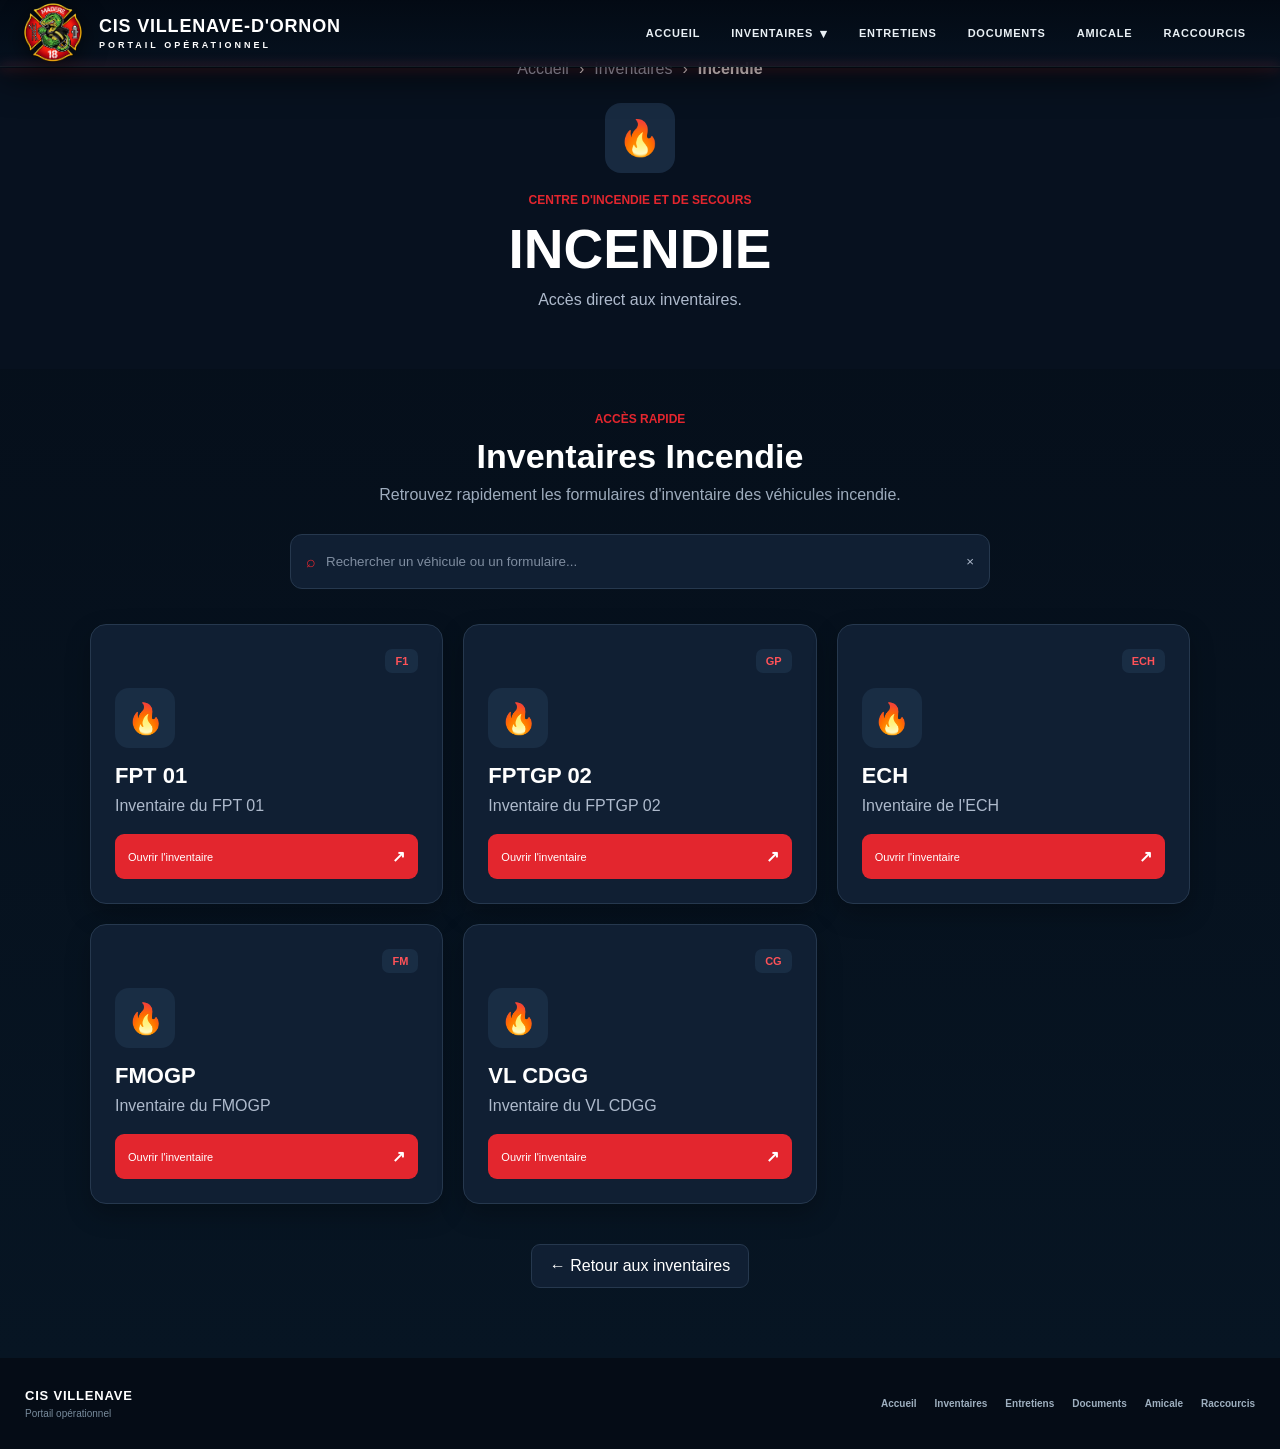
<file: incendie.html>
<!DOCTYPE html>
<html lang="fr">

<head>
    <meta charset="UTF-8">
    <meta name="viewport" content="width=device-width, initial-scale=1.0">

    <title>Incendie — CIS Villenave-d'Ornon</title>

    <link rel="stylesheet" href="style.css">
    <link rel="stylesheet" href="incendie.css">
</head>

<body>

<header class="site-header">

    <div class="header-inner">

        <a href="index.html" class="brand">

            <img
                src="logo1.png"
                alt="CIS Villenave-d'Ornon"
                class="brand-logo"
            >

            <div class="brand-text">

                <div class="brand-title">
                    CIS VILLENAVE-D'ORNON
                </div>

                <div class="brand-subtitle">
                    PORTAIL OPÉRATIONNEL
                </div>

            </div>

        </a>


        <button
            id="mobileToggle"
            class="mobile-toggle"
            type="button"
            aria-label="Ouvrir le menu"
            aria-expanded="false"
        >
            <span></span>
            <span></span>
            <span></span>
        </button>


        <nav id="mainNav" class="nav">

            <a href="index.html" class="nav-link">
                ACCUEIL
            </a>


            <div
                class="nav-dropdown"
                id="inventoryDropdown"
            >

                <button
                    class="nav-dropdown-toggle"
                    id="inventoryToggle"
                    type="button"
                    aria-expanded="false"
                >

                    <span>
                        INVENTAIRES
                    </span>

                    <span class="dropdown-arrow">
                        ▾
                    </span>

                </button>


                <div
                    class="nav-dropdown-menu"
                    id="inventoryMenu"
                >

                    <a href="pages/inventaires.html">
                        <span class="submenu-icon">▣</span>
                        VUE D'ENSEMBLE
                    </a>

                    <a href="ssuap.html">
                        <span class="submenu-icon">＋</span>
                        SSUAP
                    </a>

                    <a href="incendie.html" class="active">
                        <span class="submenu-icon">◆</span>
                        INCENDIE
                    </a>

                    <a href="div.html">
                        <span class="submenu-icon">◇</span>
                        DIV
                    </a>

                    <a href="fdf.html">
                        <span class="submenu-icon">▲</span>
                        FDF
                    </a>

                    <a href="specialites.html">
                        <span class="submenu-icon">★</span>
                        SPÉCIALITÉS
                    </a>

                    <a href="standard.html">
                        <span class="submenu-icon">▤</span>
                        STANDARD
                    </a>

                    <a href="casernement.html">
                        <span class="submenu-icon">⌂</span>
                        CASERNEMENT
                    </a>

                </div>

            </div>


            <!-- ENTRETIENS : fichier à la racine -->
            <a href="entretiens.html" class="nav-link">
                ENTRETIENS
            </a>

            <a href="pages/documents.html" class="nav-link">
                DOCUMENTS
            </a>

            <a href="pages/amicale.html" class="nav-link">
                AMICALE
            </a>

            <a href="pages/raccourcis.html" class="nav-link">
                RACCOURCIS
            </a>

        </nav>

    </div>

</header>


<main>

    <section class="incendie-hero">

        <div class="breadcrumb">

            <a href="index.html">
                Accueil
            </a>

            <span>›</span>

            <a href="pages/inventaires.html">
                Inventaires
            </a>

            <span>›</span>

            <strong>
                Incendie
            </strong>

        </div>


        <div class="hero-icon">
            🔥
        </div>


        <p class="hero-eyebrow">
            CENTRE D'INCENDIE ET DE SECOURS
        </p>


        <h1>
            INCENDIE
        </h1>


        <p>
            Accès direct aux inventaires.
        </p>

    </section>


    <section class="incendie-section">

        <div class="section-heading">

            <span>
                ACCÈS RAPIDE
            </span>

            <h2>
                Inventaires Incendie
            </h2>

            <p>
                Retrouvez rapidement les formulaires d'inventaire
                des véhicules incendie.
            </p>

        </div>


        <div class="search-area">

            <div class="search-box">

                <span class="search-icon">
                    ⌕
                </span>

                <input
                    type="text"
                    id="incendieSearch"
                    placeholder="Rechercher un véhicule ou un formulaire..."
                    autocomplete="off"
                    aria-label="Rechercher un véhicule ou un formulaire"
                >

                <button
                    type="button"
                    id="clearSearch"
                    aria-label="Effacer"
                >
                    ×
                </button>

            </div>

            <div
                id="searchResult"
                class="search-result"
            ></div>

        </div>


        <div class="incendie-grid">

            <article
                class="incendie-card"
                data-search="FPT 01 F1 formulaire incendie"
            >

                <div class="card-top">

                    <div class="card-number">
                        F1
                    </div>

                </div>

                <div class="vehicle-icon">
                    🔥
                </div>

                <h3>
                    FPT 01
                </h3>

                <p>
                    Inventaire du FPT 01
                </p>

                <a
                    href="https://docs.google.com/forms/d/e/1FAIpQLSd9eU-5nNT6gkXeXWvM4jl7qaxTKc8Hu_hd_CGGYWYdc3MpHg/viewform"
                    class="inventory-button"
                    target="_blank"
                    rel="noopener noreferrer"
                >
                    <span>
                        Ouvrir l'inventaire
                    </span>

                    <strong>
                        ↗
                    </strong>

                </a>

            </article>


            <article
                class="incendie-card"
                data-search="FPTGP 02 GP formulaire incendie"
            >

                <div class="card-top">

                    <div class="card-number">
                        GP
                    </div>

                </div>

                <div class="vehicle-icon">
                    🔥
                </div>

                <h3>
                    FPTGP 02
                </h3>

                <p>
                    Inventaire du FPTGP 02
                </p>

                <a
                    href="https://docs.google.com/forms/d/e/1FAIpQLSfYTSP2b4F6XAgsyKSXNlQE8WmGoWypcZfZNSa2CI6vs2N3Lw/viewform"
                    class="inventory-button"
                    target="_blank"
                    rel="noopener noreferrer"
                >
                    <span>
                        Ouvrir l'inventaire
                    </span>

                    <strong>
                        ↗
                    </strong>

                </a>

            </article>


            <article
                class="incendie-card"
                data-search="ECH échelle formulaire incendie"
            >

                <div class="card-top">

                    <div class="card-number">
                        ECH
                    </div>

                </div>

                <div class="vehicle-icon">
                    🔥
                </div>

                <h3>
                    ECH
                </h3>

                <p>
                    Inventaire de l'ECH
                </p>

                <a
                    href="https://docs.google.com/forms/d/e/1FAIpQLSe5RfSPqzXc39O40FYURZxkLmjuwQ1jBlEEKpgJZPCCtjn39A/viewform"
                    class="inventory-button"
                    target="_blank"
                    rel="noopener noreferrer"
                >
                    <span>
                        Ouvrir l'inventaire
                    </span>

                    <strong>
                        ↗
                    </strong>

                </a>

            </article>


            <article
                class="incendie-card"
                data-search="FMOGP FM formulaire incendie"
            >

                <div class="card-top">

                    <div class="card-number">
                        FM
                    </div>

                </div>

                <div class="vehicle-icon">
                    🔥
                </div>

                <h3>
                    FMOGP
                </h3>

                <p>
                    Inventaire du FMOGP
                </p>

                <a
                    href="https://docs.google.com/forms/d/e/1FAIpQLSdsKyJJkTkoiJEL1euuLlERXf1S8NMHm4DnjmsZSfvnbQll1w/viewform"
                    class="inventory-button"
                    target="_blank"
                    rel="noopener noreferrer"
                >
                    <span>
                        Ouvrir l'inventaire
                    </span>

                    <strong>
                        ↗
                    </strong>

                </a>

            </article>


            <article
                class="incendie-card"
                data-search="VL CDGG CG véhicule léger chef de groupe formulaire incendie"
            >

                <div class="card-top">

                    <div class="card-number">
                        CG
                    </div>

                </div>

                <div class="vehicle-icon">
                    🔥
                </div>

                <h3>
                    VL CDGG
                </h3>

                <p>
                    Inventaire du VL CDGG
                </p>

                <a
                    href="https://docs.google.com/forms/d/e/1FAIpQLSdmcnS6v5ICCbmuHJ9lJDz1taCs1w9tKfj-Pz1_ie6bzsLd9w/viewform"
                    class="inventory-button"
                    target="_blank"
                    rel="noopener noreferrer"
                >
                    <span>
                        Ouvrir l'inventaire
                    </span>

                    <strong>
                        ↗
                    </strong>

                </a>

            </article>

        </div>


        <div
            id="noResult"
            class="no-result"
        >

            <h3>
                Aucun résultat
            </h3>

            <p>
                Aucun véhicule ou formulaire ne correspond
                à votre recherche.
            </p>

        </div>


        <div class="back-wrapper">

            <a
                href="pages/inventaires.html"
                class="back-button"
            >
                ← Retour aux inventaires
            </a>

        </div>

    </section>

</main>


<footer class="site-footer">

    <div class="footer-inner">

        <div class="footer-brand">

            <strong>
                CIS VILLENAVE
            </strong>

            <span>
                Portail opérationnel
            </span>

        </div>


        <div class="footer-links">

            <a href="index.html">
                Accueil
            </a>

            <a href="pages/inventaires.html">
                Inventaires
            </a>

            <!-- ENTRETIENS : fichier à la racine -->
            <a href="entretiens.html">
                Entretiens
            </a>

            <a href="pages/documents.html">
                Documents
            </a>

            <a href="pages/amicale.html">
                Amicale
            </a>

            <a href="pages/raccourcis.html">
                Raccourcis
            </a>

        </div>

    </div>

</footer>


<script>

document.addEventListener("DOMContentLoaded", function () {

    const mobileToggle =
        document.getElementById("mobileToggle");

    const mainNav =
        document.getElementById("mainNav");


    if (mobileToggle && mainNav) {

        mobileToggle.addEventListener("click", function (event) {

            event.preventDefault();
            event.stopPropagation();

            const opened =
                mainNav.classList.toggle("active");

            mobileToggle.setAttribute(
                "aria-expanded",
                opened ? "true" : "false"
            );

        });

    }


    const inventoryToggle =
        document.getElementById("inventoryToggle");

    const inventoryDropdown =
        document.getElementById("inventoryDropdown");


    if (inventoryToggle && inventoryDropdown) {

        inventoryToggle.addEventListener("click", function (event) {

            event.preventDefault();
            event.stopPropagation();

            const opened =
                inventoryDropdown.classList.toggle("open");

            inventoryToggle.setAttribute(
                "aria-expanded",
                opened ? "true" : "false"
            );

        });


        document.addEventListener("click", function (event) {

            if (!inventoryDropdown.contains(event.target)) {

                inventoryDropdown.classList.remove("open");

                inventoryToggle.setAttribute(
                    "aria-expanded",
                    "false"
                );

            }

        });

    }


    const searchInput =
        document.getElementById("incendieSearch");

    const clearSearch =
        document.getElementById("clearSearch");

    const searchResult =
        document.getElementById("searchResult");

    const cards =
        document.querySelectorAll(".incendie-card");

    const noResult =
        document.getElementById("noResult");


    function normalize(text) {

        return text
            .toLowerCase()
            .normalize("NFD")
            .replace(/[\u0300-\u036f]/g, "");

    }


    function filterCards() {

        if (!searchInput) return;

        const query =
            normalize(searchInput.value.trim());

        let visible = 0;


        cards.forEach(function (card) {

            const text =
                normalize(
                    card.textContent +
                    " " +
                    (card.dataset.search || "")
                );

            const match =
                query === "" ||
                text.includes(query);

            card.style.display =
                match ? "" : "none";

            if (match) {
                visible++;
            }

        });


        if (noResult) {

            noResult.classList.toggle(
                "show",
                visible === 0
            );

        }


        if (searchResult) {

            if (query === "") {

                searchResult.textContent = "";

            } else {

                searchResult.textContent =
                    visible +
                    (
                        visible > 1
                            ? " résultats trouvés"
                            : " résultat trouvé"
                    );

            }

        }

    }


    if (searchInput) {

        searchInput.addEventListener(
            "input",
            filterCards
        );

    }


    if (clearSearch) {

        clearSearch.addEventListener(
            "click",
            function () {

                if (!searchInput) return;

                searchInput.value = "";

                filterCards();

                searchInput.focus();

            }
        );

    }


    document.addEventListener(
        "keydown",
        function (event) {

            if (
                event.key === "Escape" &&
                searchInput
            ) {

                searchInput.value = "";

                filterCards();

            }

        }
    );

});

</script>

</body>
</html>
</file>
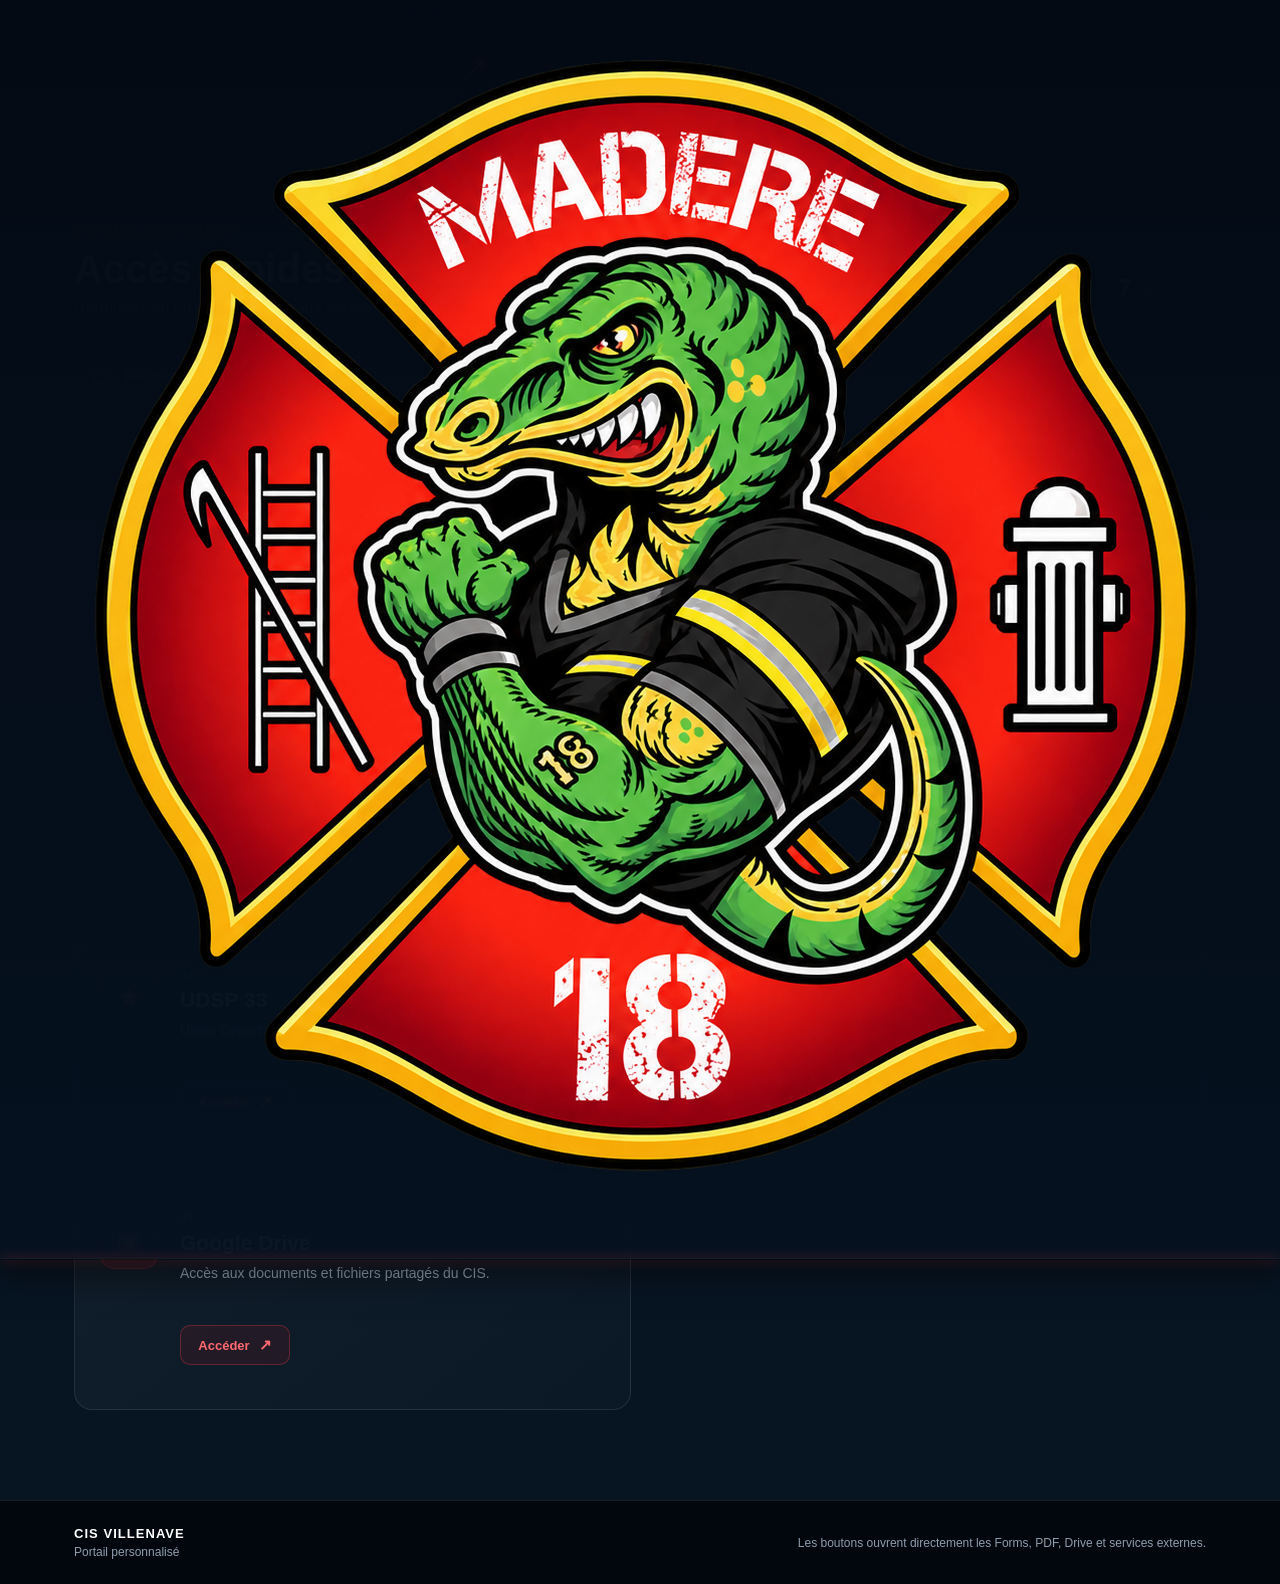
<file: raccourcis.html>
<!DOCTYPE html>
<html lang="fr">
<head>
  <meta charset="UTF-8">
  <meta name="viewport" content="width=device-width, initial-scale=1.0">

  <title>Raccourcis — CIS Villenave-d'Ornon</title>

  <link rel="stylesheet" href="style.css">
  <link rel="stylesheet" href="raccourcis.css">
</head>

<body>

<header class="site-header">
  <div class="header-inner">

    <a href="index.html" class="logo-link">
      <img src="logo1.png" alt="CIS Villenave-d'Ornon" class="site-logo">
    </a>

    <button class="menu-toggle" id="menuToggle" type="button" aria-label="Ouvrir le menu">
      <span></span>
      <span></span>
      <span></span>
    </button>

    <nav class="main-nav" id="mainNav">

      <a href="index.html">Accueil</a>

      <a href="entretiens.html">Entretiens</a>

      <a href="documents.html">Documents</a>

      <a href="amicale.html">Amicale</a>

      <div class="nav-dropdown" id="inventoryDropdown">

        <button class="nav-dropdown-toggle" type="button">
          Inventaires
          <span class="dropdown-arrow">⌄</span>
        </button>

        <div class="nav-dropdown-menu">
          <a href="ssuap.html">SSUAP</a>
          <a href="incendie.html">Incendie</a>
          <a href="div.html">DIV</a>
          <a href="fdf.html">FDF</a>
          <a href="specialites.html">Spécialités</a>
          <a href="standard.html">Standard</a>
          <a href="casernement.html">Casernement</a>
        </div>

      </div>

      <a href="raccourcis.html" class="active">Raccourcis</a>

    </nav>

  </div>
</header>


<main>

  <section class="page-hero raccourcis-hero">

    <div class="hero-content">

      <div class="breadcrumb">
        <a href="index.html">Accueil</a>
        <span>›</span>
        <span>Raccourcis</span>
      </div>

      <div class="raccourcis-hero-icon">↗</div>

      <h1>Raccourcis</h1>

      <p>
        Accès directs aux services externes du CIS.
      </p>

    </div>

  </section>


  <section class="raccourcis-section">

    <div class="section-intro">

      <div>
        <span class="section-kicker">SERVICES EXTERNES</span>

        <h2>Accès rapides</h2>

        <p>
          Retrouvez en un clic les principaux services utilisés au CIS.
        </p>
      </div>

      <div class="raccourcis-count">
        <strong id="raccourcisCount">7</strong>
        <span>services</span>
      </div>

    </div>


    <div class="search-box">

      <span class="search-icon">⌕</span>

      <input
        type="search"
        id="raccourcisSearch"
        placeholder="Rechercher un service..."
        autocomplete="off"
      >

      <button
        type="button"
        id="clearSearch"
        class="clear-search"
        aria-label="Effacer la recherche"
      >
        ×
      </button>

    </div>

    <div class="search-result" id="searchResult"></div>


    <div class="raccourcis-grid" id="raccourcisGrid">


      <article class="raccourcis-card"
        data-name="AGATT"
        data-description="service AGATT SDIS 33">

        <div class="raccourcis-card-icon">📅</div>

        <div class="raccourcis-card-content">

          <span class="raccourcis-card-number">01</span>

          <h3>AGATT</h3>

          <p>Accès au service AGATT du SDIS 33.</p>

          <a
            href="https://agatt.sdis33.fr/public/index.php"
            target="_blank"
            rel="noopener noreferrer"
            class="raccourcis-card-button"
          >
            Accéder <span>↗</span>
          </a>

        </div>

      </article>


      <article class="raccourcis-card"
        data-name="ZIMBRA"
        data-description="messagerie professionnelle">

        <div class="raccourcis-card-icon">✉</div>

        <div class="raccourcis-card-content">

          <span class="raccourcis-card-number">02</span>

          <h3>ZIMBRA</h3>

          <p>Accès à la messagerie professionnelle.</p>

          <a
            href="https://messagerie.sdis33.fr/"
            target="_blank"
            rel="noopener noreferrer"
            class="raccourcis-card-button"
          >
            Accéder <span>↗</span>
          </a>

        </div>

      </article>


      <article class="raccourcis-card"
        data-name="GIPSI"
        data-description="portail GIPSI SDIS 33">

        <div class="raccourcis-card-icon">◈</div>

        <div class="raccourcis-card-content">

          <span class="raccourcis-card-number">03</span>

          <h3>GIPSI</h3>

          <p>Accès au portail GIPSI du SDIS 33.</p>

          <a
            href="https://gate.sdis33.fr/gate/cloud/?orgname=sdis33&domainid=1586354925552"
            target="_blank"
            rel="noopener noreferrer"
            class="raccourcis-card-button"
          >
            Accéder <span>↗</span>
          </a>

        </div>

      </article>


      <article class="raccourcis-card"
        data-name="ENASIS"
        data-description="service ENASIS">

        <div class="raccourcis-card-icon">◉</div>

        <div class="raccourcis-card-content">

          <span class="raccourcis-card-number">04</span>

          <h3>ENASIS</h3>

          <p>Accès direct au service ENASIS.</p>

          <span class="raccourcis-card-button disabled">
            Lien à ajouter <span>↗</span>
          </span>

        </div>

      </article>


      <article class="raccourcis-card"
        data-name="UDSP 33"
        data-description="Union Départementale des Sapeurs-Pompiers de la Gironde">

        <div class="raccourcis-card-icon">★</div>

        <div class="raccourcis-card-content">

          <span class="raccourcis-card-number">05</span>

          <h3>UDSP 33</h3>

          <p>Union Départementale des Sapeurs-Pompiers de la Gironde.</p>

          <a
            href="https://www.udsp33.fr/"
            target="_blank"
            rel="noopener noreferrer"
            class="raccourcis-card-button"
          >
            Accéder <span>↗</span>
          </a>

        </div>

      </article>


      <article class="raccourcis-card"
        data-name="COS SDIS 33"
        data-description="portail COS SDIS 33">

        <div class="raccourcis-card-icon">⚕</div>

        <div class="raccourcis-card-content">

          <span class="raccourcis-card-number">06</span>

          <h3>COS SDIS 33</h3>

          <p>Accès au portail COS SDIS 33.</p>

          <a
            href="https://www.cossdis33.fr/Authentification/index?ReturnUrl=https://www.cossdis33.fr/"
            target="_blank"
            rel="noopener noreferrer"
            class="raccourcis-card-button"
          >
            Accéder <span>↗</span>
          </a>

        </div>

      </article>


      <article class="raccourcis-card"
        data-name="Google Drive"
        data-description="documents fichiers CIS">

        <div class="raccourcis-card-icon">▣</div>

        <div class="raccourcis-card-content">

          <span class="raccourcis-card-number">07</span>

          <h3>Google Drive</h3>

          <p>Accès aux documents et fichiers partagés du CIS.</p>

          <a
            href="https://drive.google.com/drive/u/0/home"
            target="_blank"
            rel="noopener noreferrer"
            class="raccourcis-card-button"
          >
            Accéder <span>↗</span>
          </a>

        </div>

      </article>


    </div>


    <div class="raccourcis-empty" id="noResult">

      <div class="empty-icon">⌕</div>

      <h3>Aucun service trouvé</h3>

      <p>
        Modifiez votre recherche pour afficher les services disponibles.
      </p>

    </div>

  </section>

</main>


<footer class="site-footer">

  <div class="footer-inner">

    <div>
      <strong>CIS VILLENAVE</strong>
      <span>Portail personnalisé</span>
    </div>

    <p>
      Les boutons ouvrent directement les Forms, PDF, Drive et services externes.
    </p>

  </div>

</footer>


<script src="raccourcis.js"></script>

</body>
</html>
</file>
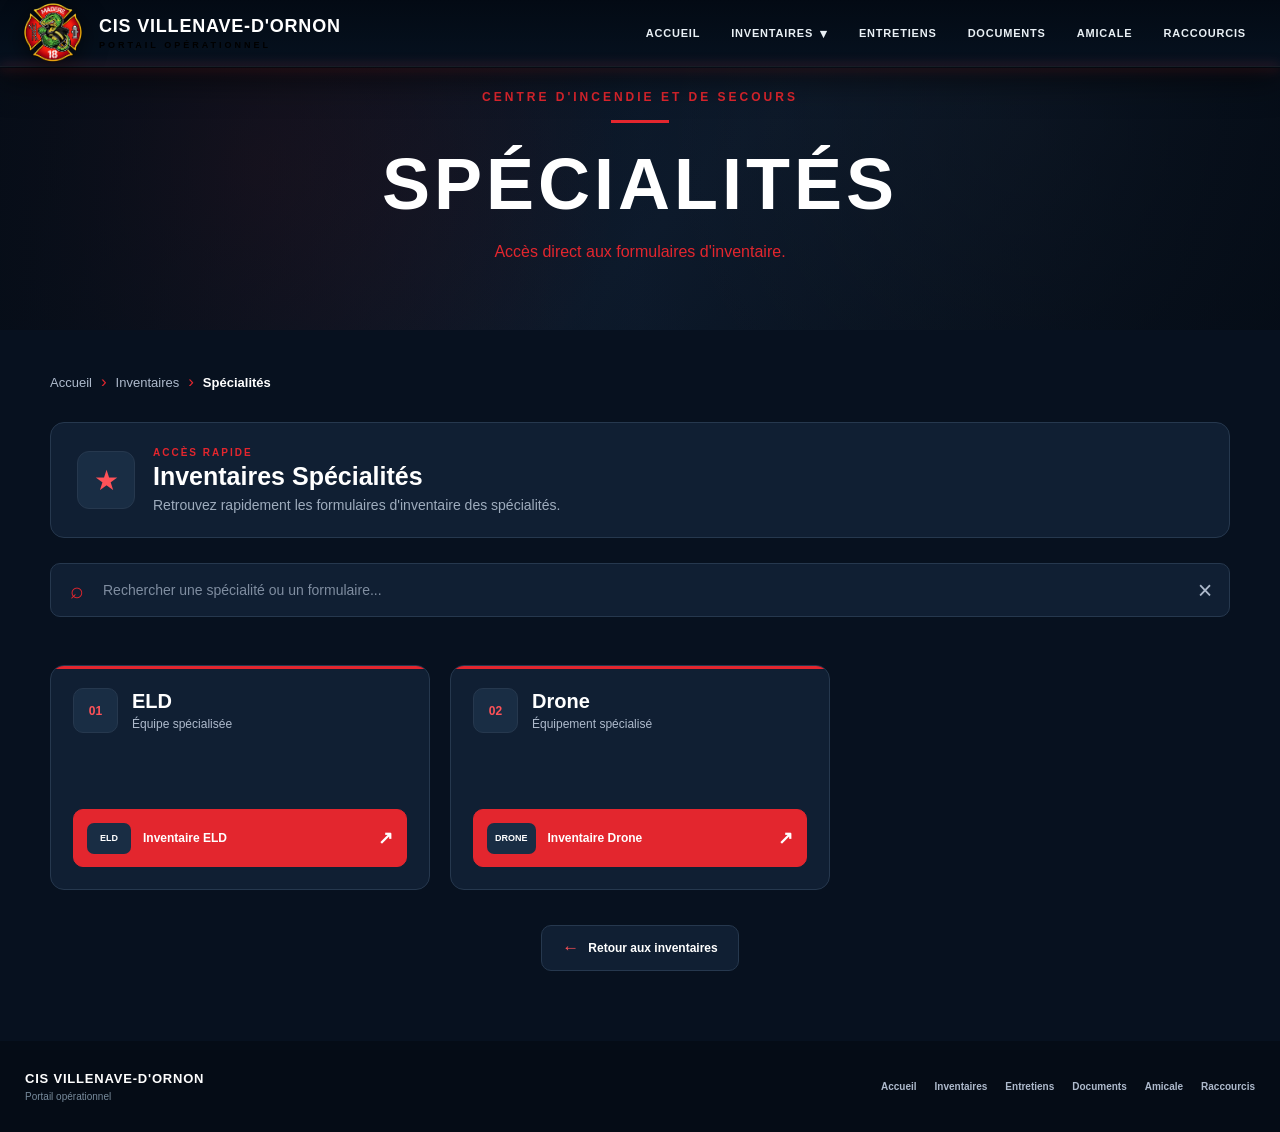
<file: specialites.html>
<!DOCTYPE html>
<html lang="fr">

<head>
    <meta charset="UTF-8">
    <meta name="viewport" content="width=device-width, initial-scale=1.0">

    <title>Spécialités — CIS Villenave-d'Ornon</title>

    <link rel="stylesheet" href="style.css">
    <link rel="stylesheet" href="specialites.css">
</head>

<body>

<header class="site-header">

    <div class="header-inner">

        <a href="index.html" class="brand">

            <img
                src="logo1.png"
                alt="Logo CIS Villenave-d'Ornon"
                class="brand-logo"
            >

            <div class="brand-text">

                <div class="brand-title">
                    CIS VILLENAVE-D'ORNON
                </div>

                <div class="brand-subtitle">
                    PORTAIL OPÉRATIONNEL
                </div>

            </div>

        </a>


        <button
            class="mobile-toggle"
            id="mobileToggle"
            type="button"
            aria-label="Ouvrir le menu"
            aria-expanded="false"
        >
            <span></span>
            <span></span>
            <span></span>
        </button>


        <nav class="nav" id="mainNav">

            <a
                href="index.html"
                class="nav-link"
            >
                ACCUEIL
            </a>


            <div
                class="nav-dropdown"
                id="inventoryDropdown"
            >

                <button
                    type="button"
                    class="nav-dropdown-toggle"
                    id="inventoryToggle"
                    aria-expanded="false"
                >

                    <span>
                        INVENTAIRES
                    </span>

                    <span class="dropdown-arrow">
                        ▾
                    </span>

                </button>


                <div
                    class="nav-dropdown-menu"
                    id="inventoryMenu"
                >

                    <a href="pages/inventaires.html">
                        <span class="submenu-icon">▣</span>
                        VUE D'ENSEMBLE
                    </a>

                    <a href="ssuap.html">
                        <span class="submenu-icon">＋</span>
                        SSUAP
                    </a>

                    <a href="incendie.html">
                        <span class="submenu-icon">◆</span>
                        INCENDIE
                    </a>

                    <a href="div.html">
                        <span class="submenu-icon">◇</span>
                        DIV
                    </a>

                    <a href="fdf.html">
                        <span class="submenu-icon">▲</span>
                        FDF
                    </a>

                    <a
                        href="specialites.html"
                        class="active"
                    >
                        <span class="submenu-icon">★</span>
                        SPÉCIALITÉS
                    </a>

                    <a href="standard.html">
                        <span class="submenu-icon">▤</span>
                        STANDARD
                    </a>

                    <a href="casernement.html">
                        <span class="submenu-icon">⌂</span>
                        CASERNEMENT
                    </a>

                </div>

            </div>


            <a
                href="entretiens.html"
                class="nav-link"
            >
                ENTRETIENS
            </a>

            <a
                href="pages/documents.html"
                class="nav-link"
            >
                DOCUMENTS
            </a>

            <a
                href="pages/amicale.html"
                class="nav-link"
            >
                AMICALE
            </a>

            <a
                href="pages/raccourcis.html"
                class="nav-link"
            >
                RACCOURCIS
            </a>

        </nav>

    </div>

</header>


<main class="specialites-page">


    <section class="specialites-hero">

        <div class="specialites-hero-overlay"></div>

        <div class="specialites-hero-content">

            <div class="specialites-eyebrow">
                CENTRE D'INCENDIE ET DE SECOURS
            </div>

            <div class="specialites-line"></div>

            <h1>
                SPÉCIALITÉS
            </h1>

            <p>
                Accès direct aux formulaires d'inventaire.
            </p>

        </div>

    </section>


    <section class="specialites-content">

        <div class="specialites-container">


            <div class="specialites-breadcrumb">

                <a href="index.html">
                    Accueil
                </a>

                <span>›</span>

                <a href="pages/inventaires.html">
                    Inventaires
                </a>

                <span>›</span>

                <strong>
                    Spécialités
                </strong>

            </div>


            <div class="specialites-intro">

                <div class="specialites-intro-icon">
                    ★
                </div>

                <div>

                    <span class="specialites-label">
                        ACCÈS RAPIDE
                    </span>

                    <h2>
                        Inventaires Spécialités
                    </h2>

                    <p>
                        Retrouvez rapidement les formulaires
                        d'inventaire des spécialités.
                    </p>

                </div>

            </div>


            <div class="specialites-search">

                <span class="search-icon">
                    ⌕
                </span>

                <input
                    type="search"
                    id="specialitesSearch"
                    placeholder="Rechercher une spécialité ou un formulaire..."
                    autocomplete="off"
                    aria-label="Rechercher une spécialité ou un formulaire"
                >

                <button
                    id="clearSearch"
                    type="button"
                    aria-label="Effacer"
                >
                    ×
                </button>

            </div>


            <div
                id="searchResult"
                class="search-result"
            ></div>


            <div
                class="specialites-grid"
                id="specialitesGrid"
            >


                <article
                    class="specialites-card"
                    data-search="ELD spécialité inventaire"
                >

                    <div class="specialites-card-header">

                        <span class="specialites-number">
                            01
                        </span>

                        <div>

                            <h3>
                                ELD
                            </h3>

                            <p>
                                Équipe spécialisée
                            </p>

                        </div>

                    </div>


                    <div class="specialites-actions">

                        <a
                            href="https://docs.google.com/forms/d/e/1FAIpQLScbJ4rl3exzf2poyy066Ap8KIxtIil63gRp0yjDs76jo0G02g/viewform"
                            target="_blank"
                            rel="noopener"
                            class="specialites-button"
                        >

                            <span>
                                ELD
                            </span>

                            <strong>
                                Inventaire ELD
                            </strong>

                            <b>
                                ↗
                            </b>

                        </a>

                    </div>

                </article>


                <article
                    class="specialites-card"
                    data-search="Drone spécialité inventaire"
                >

                    <div class="specialites-card-header">

                        <span class="specialites-number">
                            02
                        </span>

                        <div>

                            <h3>
                                Drone
                            </h3>

                            <p>
                                Équipement spécialisé
                            </p>

                        </div>

                    </div>


                    <div class="specialites-actions">

                        <a
                            href="https://docs.google.com/forms/d/e/1FAIpQLSdzA-3igGsKir9qjNEnQ0w0LMIOn0kjSAgrYTrzxqcktgkSlQ/viewform"
                            target="_blank"
                            rel="noopener"
                            class="specialites-button"
                        >

                            <span>
                                DRONE
                            </span>

                            <strong>
                                Inventaire Drone
                            </strong>

                            <b>
                                ↗
                            </b>

                        </a>

                    </div>

                </article>


            </div>


            <div
                id="noResult"
                class="no-result"
            >

                <div>
                    🔎
                </div>

                <h3>
                    Aucun résultat
                </h3>

                <p>
                    Aucune spécialité ou formulaire ne correspond à votre recherche.
                </p>

            </div>


            <div class="specialites-back">

                <a
                    href="pages/inventaires.html"
                    class="back-inventory-button"
                >

                    <span>
                        ←
                    </span>

                    Retour aux inventaires

                </a>

            </div>

        </div>

    </section>

</main>


<footer class="site-footer">

    <div class="footer-inner">

        <div class="footer-brand">

            <strong>
                CIS VILLENAVE-D'ORNON
            </strong>

            <span>
                Portail opérationnel
            </span>

        </div>


        <div class="footer-links">

            <a href="index.html">
                Accueil
            </a>

            <a href="pages/inventaires.html">
                Inventaires
            </a>

            <a href="entretiens.html">
                Entretiens
            </a>

            <a href="pages/documents.html">
                Documents
            </a>

            <a href="pages/amicale.html">
                Amicale
            </a>

            <a href="pages/raccourcis.html">
                Raccourcis
            </a>

        </div>

    </div>

</footer>


<script>

document.addEventListener("DOMContentLoaded", function () {


    const mobileToggle = document.getElementById("mobileToggle");
    const mainNav = document.getElementById("mainNav");

    if (mobileToggle && mainNav) {

        mobileToggle.addEventListener("click", function (event) {

            event.preventDefault();
            event.stopPropagation();

            const opened = mainNav.classList.toggle("active");

            mobileToggle.setAttribute(
                "aria-expanded",
                opened ? "true" : "false"
            );

        });

    }


    const inventoryToggle =
        document.getElementById("inventoryToggle");

    const inventoryDropdown =
        document.getElementById("inventoryDropdown");


    if (inventoryToggle && inventoryDropdown) {

        inventoryToggle.addEventListener("click", function (event) {

            event.preventDefault();
            event.stopPropagation();

            const opened =
                inventoryDropdown.classList.toggle("open");

            inventoryToggle.setAttribute(
                "aria-expanded",
                opened ? "true" : "false"
            );

        });


        document.addEventListener("click", function (event) {

            if (!inventoryDropdown.contains(event.target)) {

                inventoryDropdown.classList.remove("open");

                inventoryToggle.setAttribute(
                    "aria-expanded",
                    "false"
                );

            }

        });

    }


    const searchInput =
        document.getElementById("specialitesSearch");

    const clearSearch =
        document.getElementById("clearSearch");

    const searchResult =
        document.getElementById("searchResult");

    const cards =
        document.querySelectorAll(".specialites-card");

    const noResult =
        document.getElementById("noResult");


    function normalize(text) {

        return text
            .toLowerCase()
            .normalize("NFD")
            .replace(/[\u0300-\u036f]/g, "");

    }


    function filterCards() {

        if (!searchInput) {
            return;
        }


        const query =
            normalize(searchInput.value.trim());


        let visible = 0;


        cards.forEach(function (card) {

            const text =
                normalize(
                    card.textContent +
                    " " +
                    (card.dataset.search || "")
                );


            const match =
                query === "" ||
                text.includes(query);


            card.style.display =
                match ? "" : "none";


            if (match) {
                visible++;
            }

        });


        if (noResult) {

            noResult.classList.toggle(
                "show",
                visible === 0
            );

        }


        if (searchResult) {

            if (query === "") {

                searchResult.textContent = "";

            } else {

                searchResult.textContent =
                    visible +
                    (
                        visible > 1
                            ? " spécialités trouvées"
                            : " spécialité trouvée"
                    );

            }

        }

    }


    if (searchInput) {

        searchInput.addEventListener(
            "input",
            filterCards
        );

    }


    if (clearSearch) {

        clearSearch.addEventListener(
            "click",
            function () {

                if (!searchInput) {
                    return;
                }


                searchInput.value = "";

                filterCards();

                searchInput.focus();

            }
        );

    }


    document.addEventListener(
        "keydown",
        function (event) {

            if (
                event.key === "Escape" &&
                searchInput
            ) {

                searchInput.value = "";

                filterCards();

            }

        }
    );


});

</script>


</body>
</html>
</file>
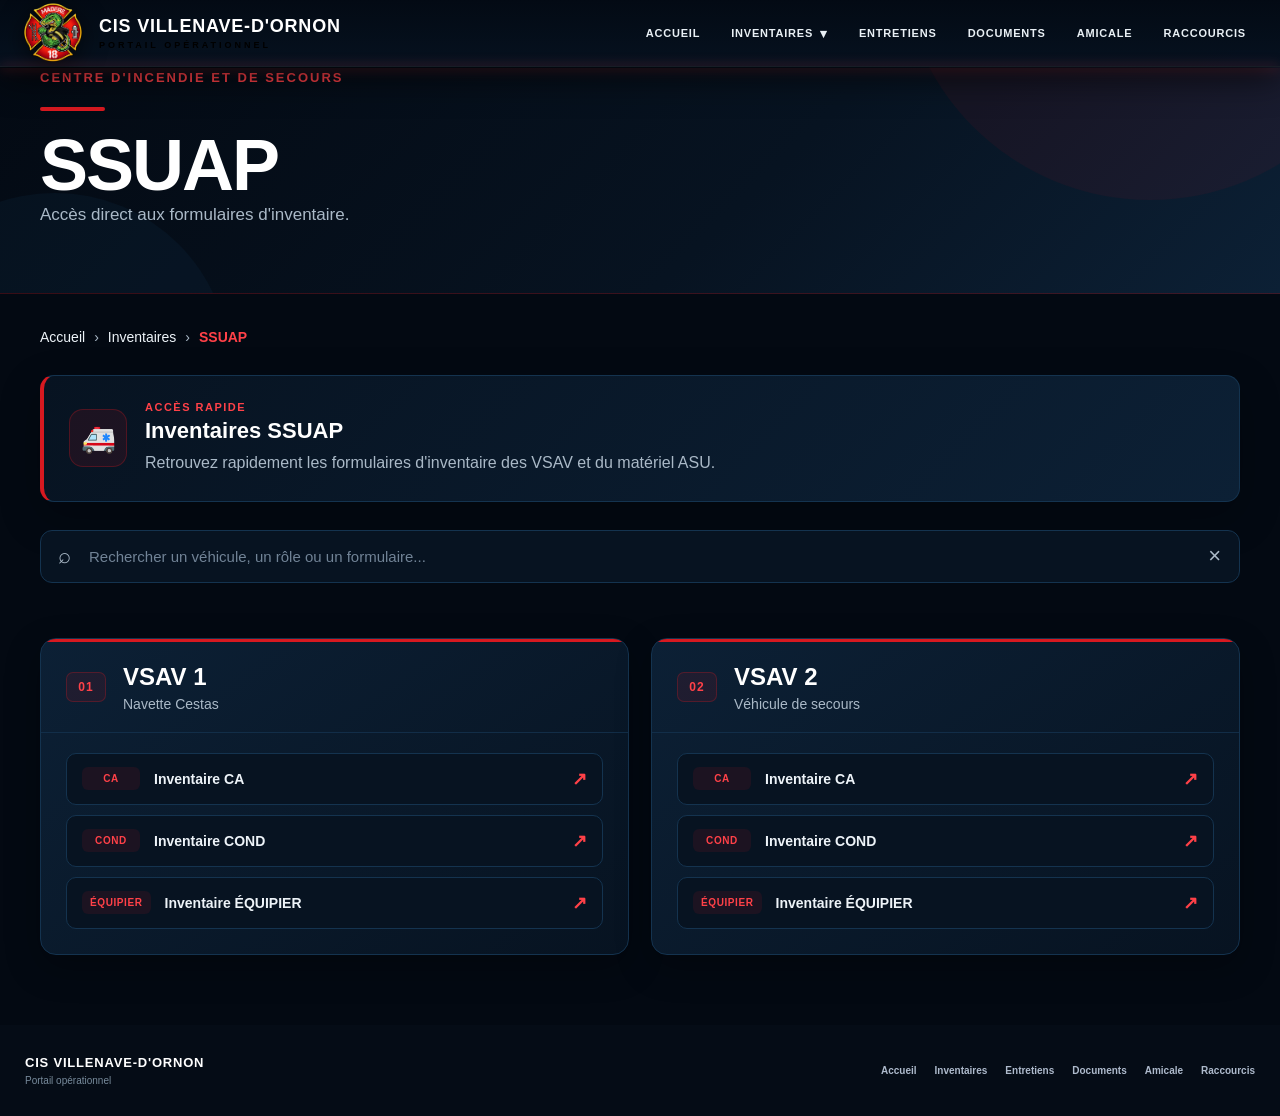
<file: ssuap.html>
<!DOCTYPE html>
<html lang="fr">

<head>
    <meta charset="UTF-8">
    <meta name="viewport" content="width=device-width, initial-scale=1.0">

    <title>SSUAP — CIS Villenave-d'Ornon</title>

    <link rel="stylesheet" href="style.css">
    <link rel="stylesheet" href="ssuap.css">
</head>

<body>

<header class="site-header">

    <div class="header-inner">

        <a href="index.html" class="brand">

            <img
                src="logo1.png"
                alt="CIS Villenave-d'Ornon"
                class="brand-logo"
            >

            <div class="brand-text">

                <div class="brand-title">
                    CIS VILLENAVE-D'ORNON
                </div>

                <div class="brand-subtitle">
                    PORTAIL OPÉRATIONNEL
                </div>

            </div>

        </a>

        <button
            class="mobile-toggle"
            id="mobileToggle"
            type="button"
            aria-label="Ouvrir le menu"
            aria-expanded="false"
        >
            <span></span>
            <span></span>
            <span></span>
        </button>

        <nav class="nav" id="mainNav">

            <a
                href="index.html"
                class="nav-link"
            >
                ACCUEIL
            </a>

            <div
                class="nav-dropdown"
                id="inventoryDropdown"
            >

                <button
                    type="button"
                    class="nav-dropdown-toggle"
                    id="inventoryToggle"
                    aria-expanded="false"
                >

                    <span>
                        INVENTAIRES
                    </span>

                    <span class="dropdown-arrow">
                        ▾
                    </span>

                </button>

                <div
                    class="nav-dropdown-menu"
                    id="inventoryMenu"
                >

                    <a href="pages/inventaires.html">
                        <span class="submenu-icon">▣</span>
                        VUE D'ENSEMBLE
                    </a>

                    <a
                        href="ssuap.html"
                        class="active"
                    >
                        <span class="submenu-icon">＋</span>
                        SSUAP
                    </a>

                    <a href="incendie.html">
                        <span class="submenu-icon">◆</span>
                        INCENDIE
                    </a>

                    <a href="div.html">
                        <span class="submenu-icon">◇</span>
                        DIV
                    </a>

                    <a href="fdf.html">
                        <span class="submenu-icon">▲</span>
                        FDF
                    </a>

                    <a href="specialites.html">
                        <span class="submenu-icon">★</span>
                        SPÉCIALITÉS
                    </a>

                    <a href="standard.html">
                        <span class="submenu-icon">▤</span>
                        STANDARD
                    </a>

                    <a href="casernement.html">
                        <span class="submenu-icon">⌂</span>
                        CASERNEMENT
                    </a>

                </div>

            </div>

            <a
                href="entretiens.html"
                class="nav-link"
            >
                ENTRETIENS
            </a>

            <a
                href="pages/documents.html"
                class="nav-link"
            >
                DOCUMENTS
            </a>

            <a
                href="pages/amicale.html"
                class="nav-link"
            >
                AMICALE
            </a>

            <a
                href="pages/raccourcis.html"
                class="nav-link"
            >
                RACCOURCIS
            </a>

        </nav>

    </div>

</header>


<main class="ssuap-page">

    <section class="ssuap-hero">

        <div class="ssuap-hero-overlay"></div>

        <div class="ssuap-hero-content">

            <div class="ssuap-eyebrow">
                CENTRE D'INCENDIE ET DE SECOURS
            </div>

            <div class="ssuap-line"></div>

            <h1>
                SSUAP
            </h1>

            <p>
                Accès direct aux formulaires d'inventaire.
            </p>

        </div>

    </section>


    <section class="ssuap-content">

        <div class="ssuap-container">

            <div class="ssuap-breadcrumb">

                <a href="index.html">
                    Accueil
                </a>

                <span>›</span>

                <a href="pages/inventaires.html">
                    Inventaires
                </a>

                <span>›</span>

                <strong>
                    SSUAP
                </strong>

            </div>


            <div class="ssuap-intro">

                <div class="ssuap-intro-icon">
                    🚑
                </div>

                <div>

                    <span class="ssuap-label">
                        ACCÈS RAPIDE
                    </span>

                    <h2>
                        Inventaires SSUAP
                    </h2>

                    <p>
                        Retrouvez rapidement les formulaires d'inventaire
                        des VSAV et du matériel ASU.
                    </p>

                </div>

            </div>


            <div class="ssuap-search">

                <span class="search-icon">
                    ⌕
                </span>

                <input
                    type="search"
                    id="ssuapSearch"
                    placeholder="Rechercher un véhicule, un rôle ou un formulaire..."
                    autocomplete="off"
                    aria-label="Rechercher un véhicule, un rôle ou un formulaire"
                >

                <button
                    id="clearSearch"
                    type="button"
                    aria-label="Effacer"
                >
                    ×
                </button>

            </div>


            <div
                id="searchResult"
                class="search-result"
            ></div>


            <div
                class="ssuap-grid"
                id="ssuapGrid"
            >

                <article
                    class="ssuap-card"
                    data-search="VSAV 1 navette cestas CA chef agréé conducteur équipier"
                >

                    <div class="ssuap-card-header">

                        <span class="ssuap-number">
                            01
                        </span>

                        <div>

                            <h3>
                                VSAV 1
                            </h3>

                            <p>
                                Navette Cestas
                            </p>

                        </div>

                    </div>


                    <div class="ssuap-actions">

                        <a
                            href="https://docs.google.com/forms/d/e/1FAIpQLSfL36QKhU4DK_iWfPn4x19gmU9dLKnTLWVugFOpg3ryMzXapg/viewform?ouid=105918993275116743934&usp=sharing"
                            target="_blank"
                            rel="noopener"
                            class="ssuap-button"
                            data-search="VSAV 1 navette cestas CA chef agréé conducteur équipier"
                        >
                            <span>CA</span>
                            <strong>Inventaire CA</strong>
                            <b>↗</b>
                        </a>


                        <a
                            href="https://docs.google.com/forms/d/e/1FAIpQLSfN9bmArWPwC8NEfdnblLJE0y_ZaOb0yOlnw8BgW_F55drkiQ/viewform?ouid=105918993275116743934&usp=sharing"
                            target="_blank"
                            rel="noopener"
                            class="ssuap-button"
                            data-search="VSAV 1 navette cestas COND conducteur"
                        >
                            <span>COND</span>
                            <strong>Inventaire COND</strong>
                            <b>↗</b>
                        </a>


                        <a
                            href="https://docs.google.com/forms/d/e/1FAIpQLSebAsFhD7KUh9XLMHKAeTNGjriSt-GvxNeqYLgoTC3nS7K8uA/viewform?ouid=105918993275116743934&usp=sharing"
                            target="_blank"
                            rel="noopener"
                            class="ssuap-button"
                            data-search="VSAV 1 navette cestas EQUIPIER équipier"
                        >
                            <span>ÉQUIPIER</span>
                            <strong>Inventaire ÉQUIPIER</strong>
                            <b>↗</b>
                        </a>

                    </div>

                </article>


                <article
                    class="ssuap-card"
                    data-search="VSAV 2 CA chef agréé COND conducteur EQUIPIER équipier"
                >

                    <div class="ssuap-card-header">

                        <span class="ssuap-number">
                            02
                        </span>

                        <div>

                            <h3>
                                VSAV 2
                            </h3>

                            <p>
                                Véhicule de secours
                            </p>

                        </div>

                    </div>


                    <div class="ssuap-actions">

                        <a
                            href="https://docs.google.com/forms/d/e/1FAIpQLSe1eA0Huf_T1sYWfYJLW9qUiCo8_IYR5ksxcDNwUbu9nNtDWg/viewform?ouid=105918993275116743934&usp=sharing"
                            target="_blank"
                            rel="noopener"
                            class="ssuap-button"
                            data-search="VSAV 2 CA chef agréé"
                        >
                            <span>CA</span>
                            <strong>Inventaire CA</strong>
                            <b>↗</b>
                        </a>


                        <a
                            href="https://docs.google.com/forms/d/e/1FAIpQLSeNDvuMxyEKKqKmP8QXnKiAqz2-etivAUsY8djY-1vpnywdUg/viewform?ouid=105918993275116743934&usp=sharing"
                            target="_blank"
                            rel="noopener"
                            class="ssuap-button"
                            data-search="VSAV 2 COND conducteur"
                        >
                            <span>COND</span>
                            <strong>Inventaire COND</strong>
                            <b>↗</b>
                        </a>


                        <a
                            href="https://docs.google.com/forms/d/e/1FAIpQLSez3wjIVUbJyvEF3fLr3ypWshs6PR-rdwWS8wSdeNRq307w3w/viewform?ouid=105918993275116743934&usp=sharing"
                            target="_blank"
                            rel="noopener"
                            class="ssuap-button"
                            data-search="VSAV 2 EQUIPIER équipier"
                        >
                            <span>ÉQUIPIER</span>
                            <strong>Inventaire ÉQUIPIER</strong>
                            <b>↗</b>
                        </a>

                    </div>

                </article>

            </div>

        </div>

    </section>

</main>


<script>
document.addEventListener("DOMContentLoaded", function () {

    /* MENU MOBILE */
    const mobileToggle = document.getElementById("mobileToggle");
    const mainNav = document.getElementById("mainNav");

    if (mobileToggle && mainNav) {
        mobileToggle.addEventListener("click", function () {
            mainNav.classList.toggle("active");
        });
    }


    /* SOUS-MENU INVENTAIRES */
    const inventoryToggle = document.getElementById("inventoryToggle");
    const inventoryDropdown = document.getElementById("inventoryDropdown");

    if (inventoryToggle && inventoryDropdown) {
        inventoryToggle.addEventListener("click", function (event) {

            event.preventDefault();
            event.stopPropagation();

            inventoryDropdown.classList.toggle("open");

        });
    }

});
</script>


<footer class="site-footer">

<div class="footer-inner">

    <div class="footer-brand">

        <strong>
            CIS VILLENAVE-D'ORNON
        </strong>

        <span>
            Portail opérationnel
        </span>

    </div>

    <div class="footer-links">

        <a href="index.html">
            Accueil
        </a>

        <a href="pages/inventaires.html">
            Inventaires
        </a>

        <a href="entretiens.html">
            Entretiens
        </a>

        <a href="pages/documents.html">
            Documents
        </a>

        <a href="pages/amicale.html">
            Amicale
        </a>

        <a href="pages/raccourcis.html">
            Raccourcis
        </a>

    </div>

</div>

</footer>

</body>
</html>
</file>
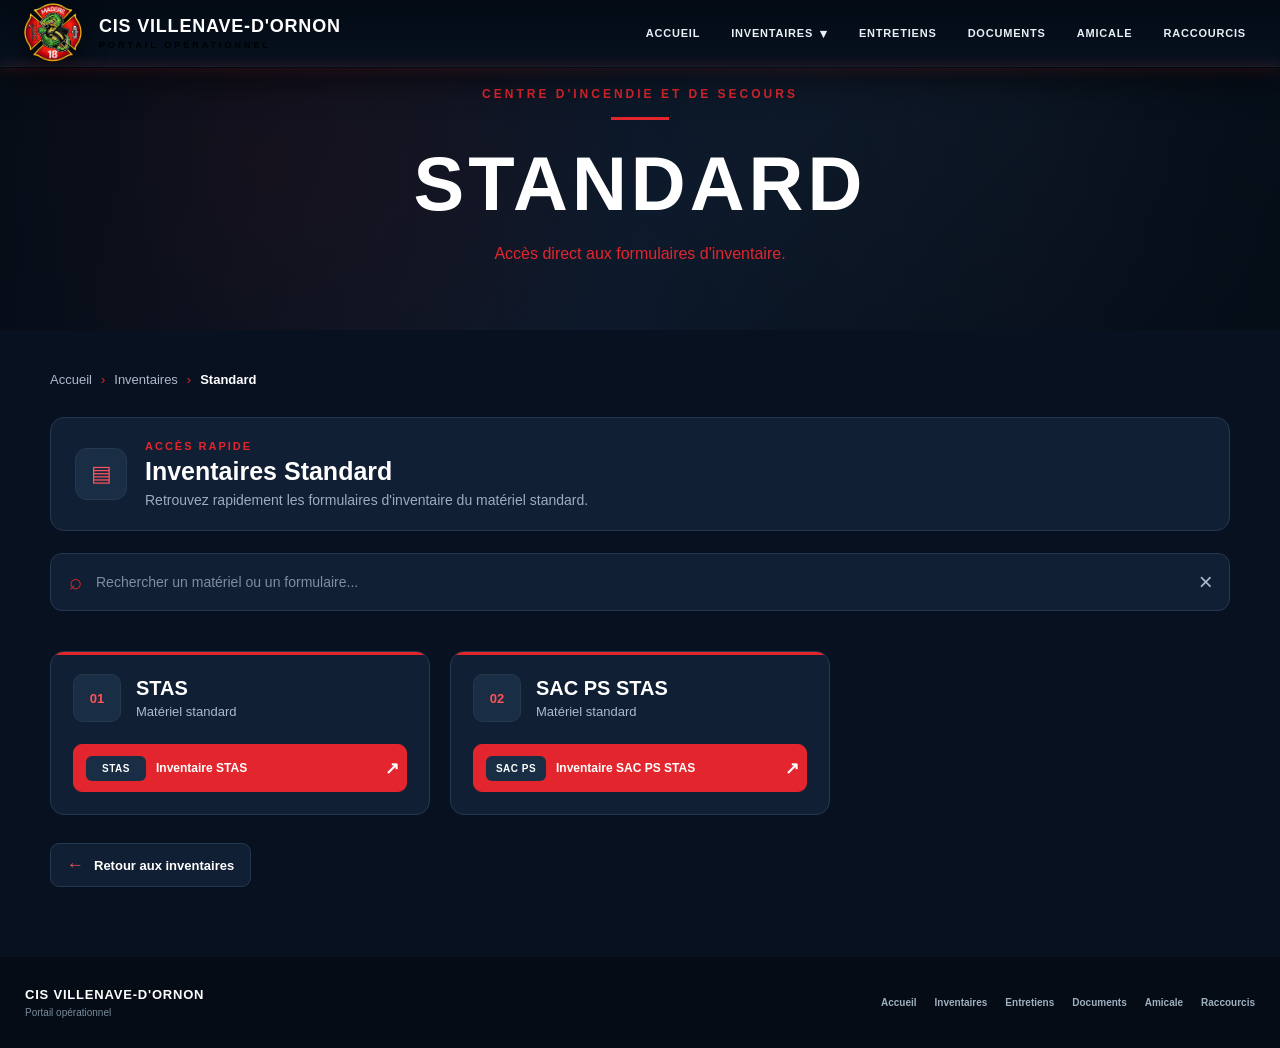
<file: standard.html>
<!DOCTYPE html>
<html lang="fr">
<head>
    <meta charset="UTF-8">
    <meta name="viewport" content="width=device-width, initial-scale=1.0">
    <title>Standard — CIS Villenave-d'Ornon</title>
    <link rel="stylesheet" href="style.css">
    <link rel="stylesheet" href="standard.css">
</head>

<body>

<header class="site-header">
    <div class="header-inner">

        <a href="index.html" class="brand">
            <img src="logo1.png" alt="Logo CIS Villenave-d'Ornon" class="brand-logo">

            <div class="brand-text">
                <div class="brand-title">CIS VILLENAVE-D'ORNON</div>
                <div class="brand-subtitle">PORTAIL OPÉRATIONNEL</div>
            </div>
        </a>

        <button class="mobile-toggle" id="mobileToggle" type="button"
                aria-label="Ouvrir le menu" aria-expanded="false">
            <span></span>
            <span></span>
            <span></span>
        </button>

        <nav class="nav" id="mainNav">

            <a href="index.html" class="nav-link">ACCUEIL</a>

            <div class="nav-dropdown" id="inventoryDropdown">

                <button type="button" class="nav-dropdown-toggle"
                        id="inventoryToggle" aria-expanded="false">
                    <span>INVENTAIRES</span>
                    <span class="dropdown-arrow">▾</span>
                </button>

                <div class="nav-dropdown-menu" id="inventoryMenu">

                    <a href="pages/inventaires.html">
                        <span class="submenu-icon">▣</span>
                        VUE D'ENSEMBLE
                    </a>

                    <a href="ssuap.html">
                        <span class="submenu-icon">＋</span>
                        SSUAP
                    </a>

                    <a href="incendie.html">
                        <span class="submenu-icon">◆</span>
                        INCENDIE
                    </a>

                    <a href="div.html">
                        <span class="submenu-icon">◇</span>
                        DIV
                    </a>

                    <a href="fdf.html">
                        <span class="submenu-icon">▲</span>
                        FDF
                    </a>

                    <a href="specialites.html">
                        <span class="submenu-icon">★</span>
                        SPÉCIALITÉS
                    </a>

                    <a href="standard.html" class="active">
                        <span class="submenu-icon">▤</span>
                        STANDARD
                    </a>

                    <a href="casernement.html">
                        <span class="submenu-icon">⌂</span>
                        CASERNEMENT
                    </a>

                </div>
            </div>

            <a href="entretiens.html" class="nav-link">ENTRETIENS</a>
            <a href="pages/documents.html" class="nav-link">DOCUMENTS</a>
            <a href="pages/amicale.html" class="nav-link">AMICALE</a>
            <a href="pages/raccourcis.html" class="nav-link">RACCOURCIS</a>

        </nav>
    </div>
</header>


<main class="standard-page">

    <section class="standard-hero">

        <div class="standard-hero-overlay"></div>

        <div class="standard-hero-content">

            <div class="standard-eyebrow">
                CENTRE D'INCENDIE ET DE SECOURS
            </div>

            <div class="standard-line"></div>

            <h1>STANDARD</h1>

            <p>Accès direct aux formulaires d'inventaire.</p>

        </div>

    </section>


    <section class="standard-content">

        <div class="standard-container">

            <div class="standard-breadcrumb">

                <a href="index.html">Accueil</a>

                <span>›</span>

                <a href="pages/inventaires.html">Inventaires</a>

                <span>›</span>

                <strong>Standard</strong>

            </div>


            <div class="standard-intro">

                <div class="standard-intro-icon">▤</div>

                <div>

                    <span class="standard-label">ACCÈS RAPIDE</span>

                    <h2>Inventaires Standard</h2>

                    <p>
                        Retrouvez rapidement les formulaires d'inventaire du matériel standard.
                    </p>

                </div>

            </div>


            <div class="standard-search">

                <span class="search-icon">⌕</span>

                <input
                    type="search"
                    id="standardSearch"
                    placeholder="Rechercher un matériel ou un formulaire..."
                    autocomplete="off"
                    aria-label="Rechercher un matériel ou un formulaire"
                >

                <button
                    id="clearSearch"
                    type="button"
                    aria-label="Effacer"
                >
                    ×
                </button>

            </div>


            <div id="searchResult" class="search-result"></div>


            <div class="standard-grid" id="standardGrid">


                <article
                    class="standard-card"
                    data-search="STAS standard inventaire"
                >

                    <div class="standard-card-header">

                        <span class="standard-number">01</span>

                        <div>
                            <h3>STAS</h3>
                            <p>Matériel standard</p>
                        </div>

                    </div>


                    <div class="standard-actions">

                        <a
                            href="https://docs.google.com/forms/d/e/1FAIpQLScdd2DsB_Wz0qSrbNyVSzvNkQPEw4Qotl6O9GvUJop908IG1g/viewform"
                            target="_blank"
                            rel="noopener"
                            class="standard-button"
                        >

                            <span>STAS</span>

                            <strong>Inventaire STAS</strong>

                            <b>↗</b>

                        </a>

                    </div>

                </article>


                <article
                    class="standard-card"
                    data-search="SAC PS STAS standard inventaire"
                >

                    <div class="standard-card-header">

                        <span class="standard-number">02</span>

                        <div>
                            <h3>SAC PS STAS</h3>
                            <p>Matériel standard</p>
                        </div>

                    </div>


                    <div class="standard-actions">

                        <a
                            href="https://docs.google.com/forms/d/e/1FAIpQLSdPNLqQEVznCv8ssJ1XHmXJHBbxI8Wp2dBcZ3Heid1VcTnd5Q/viewform"
                            target="_blank"
                            rel="noopener"
                            class="standard-button"
                        >

                            <span>SAC PS</span>

                            <strong>Inventaire SAC PS STAS</strong>

                            <b>↗</b>

                        </a>

                    </div>

                </article>


            </div>


            <div id="noResult" class="no-result">

                <div>🔎</div>

                <h3>Aucun résultat</h3>

                <p>
                    Aucun matériel ou formulaire ne correspond à votre recherche.
                </p>

            </div>


            <div class="standard-back">

                <a
                    href="pages/inventaires.html"
                    class="back-inventory-button"
                >
                    <span>←</span>
                    Retour aux inventaires
                </a>

            </div>

        </div>

    </section>

</main>


<footer class="site-footer">

    <div class="footer-inner">

        <div class="footer-brand">

            <strong>CIS VILLENAVE-D'ORNON</strong>

            <span>Portail opérationnel</span>

        </div>


        <div class="footer-links">

            <a href="index.html">Accueil</a>
            <a href="pages/inventaires.html">Inventaires</a>
            <a href="entretiens.html">Entretiens</a>
            <a href="pages/documents.html">Documents</a>
            <a href="pages/amicale.html">Amicale</a>
            <a href="pages/raccourcis.html">Raccourcis</a>

        </div>

    </div>

</footer>


<script src="standard.js"></script>
<script src="standard.js"></script>

<!-- CODE MENU MOBILE -->
<script>
document.addEventListener("DOMContentLoaded", function () {

    const toggle = document.getElementById("mobileToggle");
    const nav = document.getElementById("mainNav");

    if (toggle && nav) {

        toggle.addEventListener("click", function (e) {
            e.preventDefault();
            e.stopPropagation();

            nav.classList.toggle("active");

            toggle.setAttribute(
                "aria-expanded",
                nav.classList.contains("active") ? "true" : "false"
            );
        });

    }

});
</script>

<script>
document.addEventListener("DOMContentLoaded", function () {

    const inventoryToggle = document.getElementById("inventoryToggle");
    const inventoryDropdown = document.getElementById("inventoryDropdown");

    if (inventoryToggle && inventoryDropdown) {

        inventoryToggle.addEventListener("click", function (e) {
            e.preventDefault();
            e.stopPropagation();

            inventoryDropdown.classList.toggle("open");

            inventoryToggle.setAttribute(
                "aria-expanded",
                inventoryDropdown.classList.contains("open") ? "true" : "false"
            );
        });

    }

});
</script>


</body>
</html>
</file>
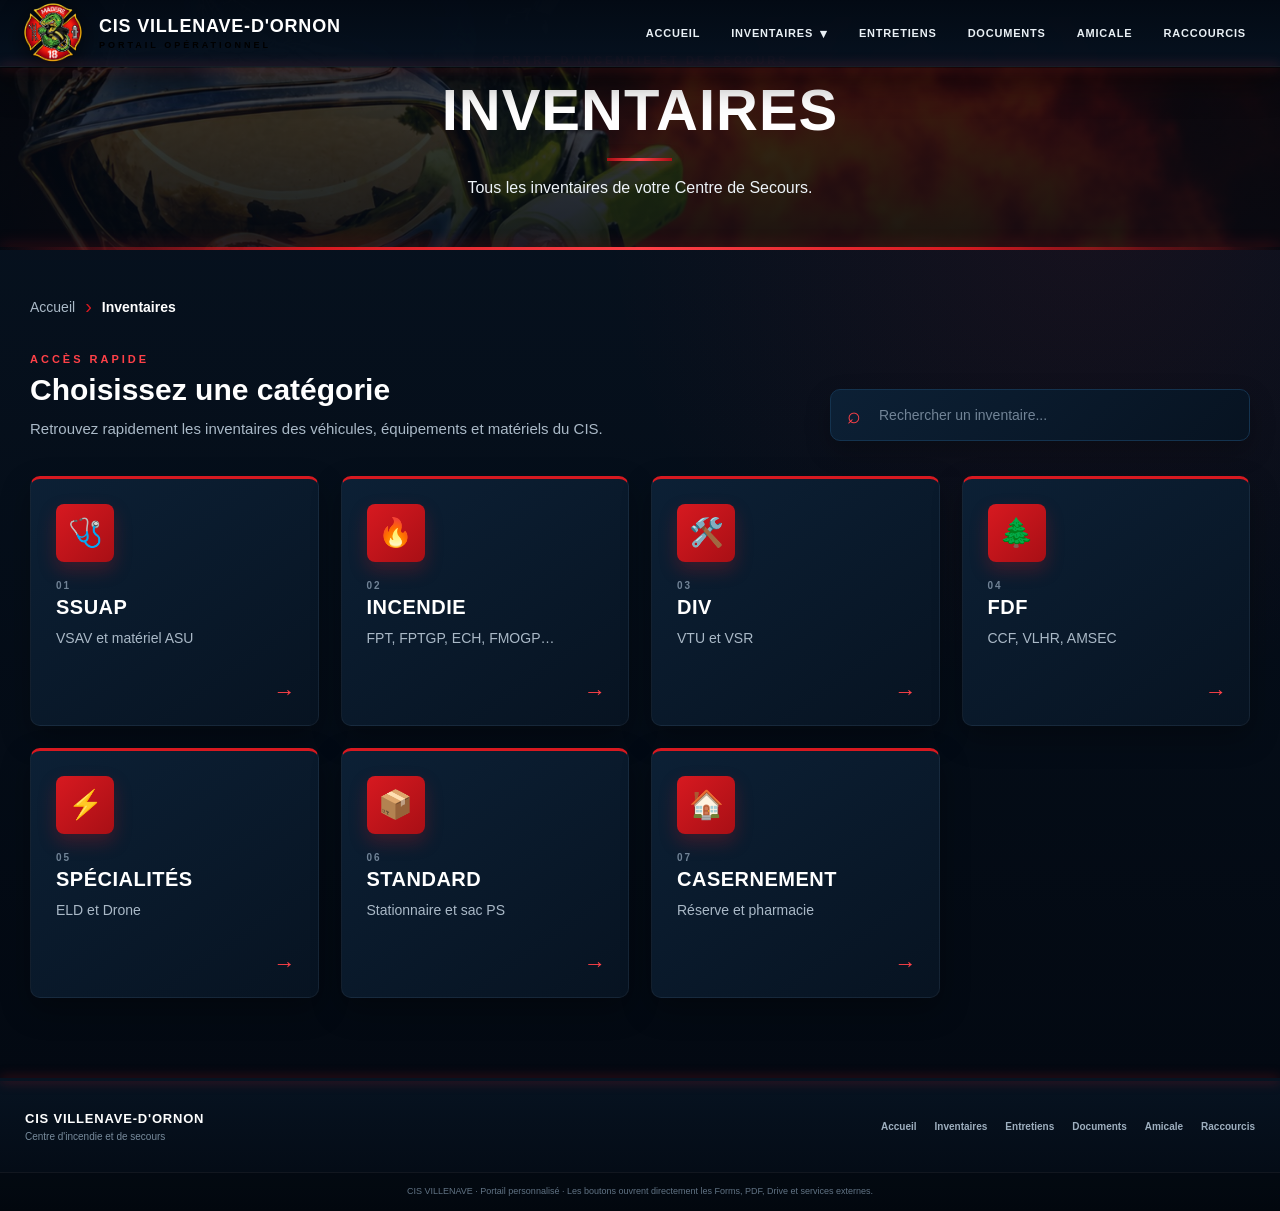
<file: pages/inventaires.html>
<!DOCTYPE html>
<html lang="fr">

<head>
    <meta charset="UTF-8">
    <meta name="viewport" content="width=device-width, initial-scale=1.0">

    <title>Inventaires — CIS Villenave-d'Ornon</title>

    <link rel="stylesheet" href="../style.css">
    <link rel="stylesheet" href="../inventairesstyle.css">
</head>

<body>

<header class="site-header">

    <div class="header-inner">

        <a href="../index.html" class="brand">

            <img
                src="../logo1.png"
                alt="Logo CIS Villenave-d'Ornon"
                class="brand-logo"
            >

            <div class="brand-text">

                <div class="brand-title">
                    CIS VILLENAVE-D'ORNON
                </div>

                <div class="brand-subtitle">
                    PORTAIL OPÉRATIONNEL
                </div>

            </div>

        </a>

        <button
            class="mobile-toggle"
            id="mobileToggle"
            type="button"
            aria-label="Ouvrir le menu"
            aria-expanded="false"
        >
            <span></span>
            <span></span>
            <span></span>
        </button>

        <nav class="nav" id="mainNav">

            <!-- ACCUEIL -->
            <a href="../index.html" class="nav-link">
                ACCUEIL
            </a>

            <!-- INVENTAIRES -->
            <div
                class="nav-dropdown"
                id="inventoryDropdown"
            >

                <button
                    type="button"
                    class="nav-dropdown-toggle"
                    id="inventoryToggle"
                    aria-expanded="false"
                >
                    <span>INVENTAIRES</span>

                    <span class="dropdown-arrow">
                        ▾
                    </span>
                </button>

                <div
                    class="nav-dropdown-menu"
                    id="inventoryMenu"
                >

                    <a href="inventaires.html">
                        <span class="submenu-icon">▣</span>
                        INVENTAIRES
                    </a>

                    <a href="../ssuap.html">
                        <span class="submenu-icon">＋</span>
                        SSUAP
                    </a>

                    <a href="../incendie.html">
                        <span class="submenu-icon">◆</span>
                        INCENDIE
                    </a>

                    <a href="../div.html">
                        <span class="submenu-icon">◇</span>
                        DIV
                    </a>

                    <a href="../fdf.html">
                        <span class="submenu-icon">▲</span>
                        FDF
                    </a>

                    <a href="../specialites.html">
                        <span class="submenu-icon">★</span>
                        SPÉCIALITÉS
                    </a>

                    <a href="../standard.html">
                        <span class="submenu-icon">▤</span>
                        STANDARD
                    </a>

                    <a href="../casernement.html">
                        <span class="submenu-icon">⌂</span>
                        CASERNEMENT
                    </a>

                </div>

            </div>

            <!-- ENTRETIENS -->
            <a href="../entretiens.html" class="nav-link">
                ENTRETIENS
            </a>

            <!-- DOCUMENTS -->
            <a href="../documents.html" class="nav-link">
                DOCUMENTS
            </a>

            <!-- AMICALE -->
            <a href="../amicale.html" class="nav-link">
                AMICALE
            </a>

            <!-- RACCOURCIS -->
            <a href="../raccourcis.html" class="nav-link">
                RACCOURCIS
            </a>

        </nav>

    </div>

</header>


<main class="inventory-page">

    <section class="inventory-hero">

        <div class="inventory-hero-overlay"></div>

        <div class="inventory-hero-content">

            <div class="inventory-eyebrow">
                CENTRE D'INCENDIE ET DE SECOURS
            </div>

            <h1>
                INVENTAIRES
            </h1>

            <div class="inventory-line"></div>

            <p>
                Tous les inventaires de votre Centre de Secours.
            </p>

        </div>

    </section>


    <section class="inventory-content">

        <div class="inventory-container">

            <div class="inventory-breadcrumb">

                <a href="../index.html">
                    Accueil
                </a>

                <span>›</span>

                <strong>
                    Inventaires
                </strong>

            </div>


            <div class="inventory-top">

                <div class="inventory-intro">

                    <span>
                        ACCÈS RAPIDE
                    </span>

                    <h2>
                        Choisissez une catégorie
                    </h2>

                    <p>
                        Retrouvez rapidement les inventaires
                        des véhicules, équipements et matériels
                        du CIS.
                    </p>

                </div>


                <div class="inventory-search">

                    <span
                        class="inventory-search-icon"
                        aria-hidden="true"
                    >
                        ⌕
                    </span>

                    <input
                        type="search"
                        id="inventorySearch"
                        placeholder="Rechercher un inventaire..."
                        autocomplete="off"
                        aria-label="Rechercher un inventaire"
                    >

                    <button
                        type="button"
                        id="clearSearch"
                        class="clear-search"
                        aria-label="Effacer la recherche"
                    >
                        ×
                    </button>

                </div>

            </div>


            <section
                class="inventory-cards"
                id="inventoryCards"
            >

                <!-- 01 SSUAP -->
                <a
                    href="../ssuap.html"
                    class="inventory-card"
                    data-search="SSUAP VSAV ASU secours soins urgence personnes"
                >

                    <div class="inventory-card-icon">
                        🩺
                    </div>

                    <div class="inventory-card-content">

                        <span class="inventory-number">
                            01
                        </span>

                        <h3>
                            SSUAP
                        </h3>

                        <p>
                            VSAV et matériel ASU
                        </p>

                    </div>

                    <span class="inventory-card-arrow">
                        →
                    </span>

                </a>


                <!-- 02 INCENDIE -->
                <a
                    href="../incendie.html"
                    class="inventory-card"
                    data-search="INCENDIE FPT FPTGP ECH FMOGP feu"
                >

                    <div class="inventory-card-icon">
                        🔥
                    </div>

                    <div class="inventory-card-content">

                        <span class="inventory-number">
                            02
                        </span>

                        <h3>
                            INCENDIE
                        </h3>

                        <p>
                            FPT, FPTGP, ECH, FMOGP…
                        </p>

                    </div>

                    <span class="inventory-card-arrow">
                        →
                    </span>

                </a>


                <!-- 03 DIV -->
                <a
                    href="../div.html"
                    class="inventory-card"
                    data-search="DIV VTU VSR divers intervention matériel"
                >

                    <div class="inventory-card-icon">
                        🛠️
                    </div>

                    <div class="inventory-card-content">

                        <span class="inventory-number">
                            03
                        </span>

                        <h3>
                            DIV
                        </h3>

                        <p>
                            VTU et VSR
                        </p>

                    </div>

                    <span class="inventory-card-arrow">
                        →
                    </span>

                </a>


                <!-- 04 FDF -->
                <a
                    href="../fdf.html"
                    class="inventory-card"
                    data-search="FDF CCF VLHR AMSEC feu forêt"
                >

                    <div class="inventory-card-icon">
                        🌲
                    </div>

                    <div class="inventory-card-content">

                        <span class="inventory-number">
                            04
                        </span>

                        <h3>
                            FDF
                        </h3>

                        <p>
                            CCF, VLHR, AMSEC
                        </p>

                    </div>

                    <span class="inventory-card-arrow">
                        →
                    </span>

                </a>


                <!-- 05 SPECIALITES -->
                <a
                    href="../specialites.html"
                    class="inventory-card"
                    data-search="SPECIALITES SPÉCIALITÉS ELD Drone"
                >

                    <div class="inventory-card-icon">
                        ⚡
                    </div>

                    <div class="inventory-card-content">

                        <span class="inventory-number">
                            05
                        </span>

                        <h3>
                            SPÉCIALITÉS
                        </h3>

                        <p>
                            ELD et Drone
                        </p>

                    </div>

                    <span class="inventory-card-arrow">
                        →
                    </span>

                </a>


                <!-- 06 STANDARD -->
                <a
                    href="../standard.html"
                    class="inventory-card"
                    data-search="STANDARD stationnaire sac PS"
                >

                    <div class="inventory-card-icon">
                        📦
                    </div>

                    <div class="inventory-card-content">

                        <span class="inventory-number">
                            06
                        </span>

                        <h3>
                            STANDARD
                        </h3>

                        <p>
                            Stationnaire et sac PS
                        </p>

                    </div>

                    <span class="inventory-card-arrow">
                        →
                    </span>

                </a>


                <!-- 07 CASERNEMENT -->
                <a
                    href="../casernement.html"
                    class="inventory-card"
                    data-search="CASERNEMENT réserve pharmacie caserne"
                >

                    <div class="inventory-card-icon">
                        🏠
                    </div>

                    <div class="inventory-card-content">

                        <span class="inventory-number">
                            07
                        </span>

                        <h3>
                            CASERNEMENT
                        </h3>

                        <p>
                            Réserve et pharmacie
                        </p>

                    </div>

                    <span class="inventory-card-arrow">
                        →
                    </span>

                </a>

            </section>


            <div
                class="inventory-empty"
                id="inventoryEmpty"
            >

                <div class="empty-icon">
                    ⌕
                </div>

                <strong>
                    Aucun inventaire trouvé
                </strong>

                <span>
                    Essayez avec un autre terme de recherche.
                </span>

            </div>

        </div>

    </section>

</main>


<footer>

    <div class="footer-red-band"></div>

    <div class="footer-inner">

        <div class="footer-brand">

            <strong>
                CIS VILLENAVE-D'ORNON
            </strong>

            <span>
                Centre d'incendie et de secours
            </span>

        </div>


        <div class="footer-links">

            <a href="../index.html">
                Accueil
            </a>

            <a href="inventaires.html">
                Inventaires
            </a>

            <a href="../entretiens.html">
                Entretiens
            </a>

            <a href="../documents.html">
                Documents
            </a>

            <a href="../amicale.html">
                Amicale
            </a>

            <a href="../raccourcis.html">
                Raccourcis
            </a>

        </div>

    </div>


    <div class="footer-bottom">

        CIS VILLENAVE · Portail personnalisé ·
        Les boutons ouvrent directement les Forms, PDF, Drive et services externes.

    </div>

</footer>


<script src="../inventairesscript.js"></script>

</body>
</html>
</file>
<file: style.css>
```css
/* =========================================================
   CIS VILLENAVE-D'ORNON
   STYLE PREMIUM — PARTIE 1/2
   ========================================================= */

:root {
    --navy-dark: #030912;
    --navy: #071321;
    --navy-card: #0c2035;
    --navy-light: #14334f;

    --red: #d71920;
    --red-light: #ff4148;
    --red-dark: #a80f15;

    --white: #ffffff;
    --text: #edf3f8;
    --muted: #aab9c7;

    --header-height: 92px;
}


/* =========================================================
   RESET
   ========================================================= */

* {
    margin: 0;
    padding: 0;
    box-sizing: border-box;
}

html {
    width: 100%;
    min-height: 100%;
    scroll-behavior: smooth;
}

body {
    width: 100%;
    min-height: 100vh;
    overflow-x: hidden;

    font-family:
        Arial,
        Helvetica,
        sans-serif;

    color: var(--text);
    background: var(--navy-dark);
}


/* =========================================================
   AUCUN SOULIGNEMENT
   ========================================================= */

a,
a:hover,
a:focus,
a:active,
a:visited {
    text-decoration: none !important;
}


/* =========================================================
   HEADER
   ========================================================= */

.site-header {
    position: fixed;

    top: 0;
    left: 0;

    width: 100%;
    height: var(--header-height);

    z-index: 9999;

    background:
        linear-gradient(
            180deg,
            rgba(3, 10, 20, 0.99),
            rgba(6, 18, 32, 0.98)
        );

    border-bottom:
        1px solid
        rgba(255, 255, 255, 0.08);

    box-shadow:
        0 10px 35px
        rgba(0, 0, 0, 0.65);
}


/* filet rouge */

.site-header::after {
    content: "";

    position: absolute;

    left: 0;
    bottom: -2px;

    width: 100%;
    height: 2px;

    background:
        linear-gradient(
            90deg,
            transparent,
            var(--red-dark),
            var(--red-light),
            var(--red-dark),
            transparent
        );

    box-shadow:
        0 0 12px
        rgba(255, 65, 72, 0.55);
}


.header-inner {
    width:
        min(
            1400px,
            calc(100% - 40px)
        );

    height: 100%;

    margin: 0 auto;

    display: flex;

    align-items: center;

    justify-content: space-between;

    gap: 25px;
}


/* =========================================================
   MARQUE / LOGO
   ========================================================= */

.brand {
    display: flex;

    align-items: center;

    gap: 13px;

    min-width: 0;

    color: var(--white) !important;

    text-decoration: none !important;
}

.brand-logo {
    width: 66px;
    height: 66px;

    flex-shrink: 0;

    object-fit: contain;

    filter:
        drop-shadow(
            0 5px 12px
            rgba(0, 0, 0, 0.65)
        );
}

.brand-text {
    display: flex;

    flex-direction: column;

    gap: 5px;

    white-space: nowrap;
}

.brand-title {
    color: #ffffff;

    font-size: 18px;

    font-weight: 900;

    line-height: 1;

    letter-spacing: 0.8px;
}

.brand-subtitle {
    color: var(--red-light);

    font-size: 9px;

    font-weight: 800;

    letter-spacing: 3px;
}


/* =========================================================
   NAVIGATION
   ========================================================= */

.nav {
    display: flex;

    align-items: center;

    gap: 3px;
}

.nav-link,
.nav-dropdown-toggle {
    position: relative;

    min-height: 46px;

    padding:
        0 14px;

    display: flex;

    align-items: center;

    justify-content: center;

    gap: 7px;

    border: 0;

    border-radius: 6px;

    background: transparent !important;

    color: #e9f0f5 !important;

    font-size: 11px;

    font-weight: 800;

    letter-spacing: 0.8px;

    cursor: pointer;

    outline: none;

    text-decoration: none !important;

    transition:
        background 0.25s ease,
        color 0.25s ease;
}

.nav-link:hover,
.nav-dropdown-toggle:hover {
    color: #ffffff !important;

    background:
        rgba(255, 255, 255, 0.06) !important;
}


/*
   IMPORTANT :
   aucune ligne sous le texte du menu.
*/

.nav-link::after,
.nav-dropdown-toggle::after {
    display: none !important;
}


/* =========================================================
   INVENTAIRES — SOUS-MENU
   ========================================================= */

.nav-dropdown {
    position: relative;
}

.dropdown-arrow {
    color: var(--red-light);

    font-size: 13px;

    line-height: 1;

    transition:
        transform 0.25s ease;
}

.nav-dropdown.open
.dropdown-arrow {
    transform:
        rotate(180deg);
}

.nav-dropdown-menu {
    position: absolute;

    top:
        calc(100% + 10px);

    left: 50%;

    width: 245px;

    padding: 7px;

    background:
        linear-gradient(
            145deg,
            #102942,
            #050d18
        );

    border:
        1px solid
        rgba(255, 255, 255, 0.12);

    border-top:
        2px solid
        var(--red);

    border-radius:
        0 0 9px 9px;

    box-shadow:
        0 20px 45px
        rgba(0, 0, 0, 0.70);

    transform:
        translateX(-50%)
        translateY(-8px);

    opacity: 0;

    visibility: hidden;

    pointer-events: none;

    transition:
        opacity 0.2s ease,
        transform 0.2s ease;
}

.nav-dropdown:hover
.nav-dropdown-menu,
.nav-dropdown.open
.nav-dropdown-menu {
    opacity: 1;

    visibility: visible;

    pointer-events: auto;

    transform:
        translateX(-50%)
        translateY(0);
}

.nav-dropdown-menu a {
    width: 100%;

    min-height: 43px;

    padding:
        0 13px;

    display: flex;

    align-items: center;

    gap: 10px;

    border-radius: 5px;

    color: #e5edf3 !important;

    font-size: 11px;

    font-weight: 700;

    text-decoration: none !important;

    transition:
        background 0.2s ease,
        padding-left 0.2s ease;
}

.nav-dropdown-menu a:hover {
    padding-left: 18px;

    color: #ffffff !important;

    background:
        rgba(215, 25, 32, 0.16);
}

.submenu-icon {
    width: 21px;

    flex-shrink: 0;

    color: var(--red-light);

    text-align: center;

    font-size: 14px;
}


/* =========================================================
   HAMBURGER
   ========================================================= */

.mobile-toggle {
    display: none;

    width: 46px;
    height: 46px;

    flex-shrink: 0;

    align-items: center;

    justify-content: center;

    flex-direction: column;

    gap: 5px;

    border:
        1px solid
        rgba(255, 255, 255, 0.15);

    border-radius: 7px;

    background:
        linear-gradient(
            145deg,
            #12304c,
            #071522
        ) !important;

    cursor: pointer;

    outline: none;

    box-shadow:
        0 8px 20px
        rgba(0, 0, 0, 0.40);
}

.mobile-toggle span {
    width: 23px;
    height: 2px;

    display: block;

    background: #ffffff;

    border-radius: 3px;

    transition:
        transform 0.25s ease,
        opacity 0.25s ease;
}

.mobile-toggle.open
span:nth-child(1) {
    transform:
        translateY(7px)
        rotate(45deg);
}

.mobile-toggle.open
span:nth-child(2) {
    opacity: 0;
}

.mobile-toggle.open
span:nth-child(3) {
    transform:
        translateY(-7px)
        rotate(-45deg);
}


/* =========================================================
   MAIN
   ========================================================= */

main {
    width: 100%;

    padding-top:
        var(--header-height);

    background:
        linear-gradient(
            180deg,
            #050d18,
            #071523
        );
}


/* =========================================================
   HERO
   ========================================================= */

.hero {
    position: relative;

    width: 100%;

    height: 250px;
    min-height: 250px;

    display: flex;

    align-items: center;

    justify-content: center;

    padding:
        20px 25px;

    overflow: hidden;

    text-align: center;

    background-color: #071321;

    background-image:
        linear-gradient(
            rgba(3, 9, 18, 0.03),
            rgba(3, 9, 18, 0.08)
        ),
        url("photo.png");

    background-size: cover;

    background-position: center center;

    background-repeat: no-repeat;
}


/* voile presque transparent */

.hero-overlay {
    position: absolute;

    inset: 0;

    background:
        rgba(0, 0, 0, 0.025);

    pointer-events: none;
}


/* fondu discret en bas */

.hero::after {
    content: "";

    position: absolute;

    left: 0;
    bottom: 0;

    width: 100%;
    height: 28px;

    background:
        linear-gradient(
            transparent,
            rgba(5, 13, 24, 0.90)
        );

    pointer-events: none;
}

.hero-content {
    position: relative;

    z-index: 3;

    width: 100%;

    max-width: 950px;

    display: flex;

    flex-direction: column;

    align-items: center;

    justify-content: center;
}

.eyebrow {
    margin-bottom: 8px;

    color: #ffffff;

    font-size: 9px;

    font-weight: 800;

    letter-spacing: 2.5px;

    text-shadow:
        0 2px 8px
        rgba(0, 0, 0, 0.95);
}

.hero h1 {
    color: #ffffff;

    font-size:
        clamp(
            34px,
            5vw,
            60px
        );

    line-height: 1;

    font-weight: 900;

    letter-spacing: 1px;

    text-shadow:
        0 3px 14px
        rgba(0, 0, 0, 0.95);
}

.hero-line {
    width: 65px;

    height: 3px;

    margin:
        11px 0;

    border-radius: 5px;

    background:
        linear-gradient(
            90deg,
            var(--red-dark),
            var(--red-light),
            var(--red-dark)
        );

    box-shadow:
        0 0 12px
        rgba(255, 65, 72, 0.65);
}

.hero p {
    margin-bottom: 13px;

    color: #ffffff;

    font-size: 12px;

    line-height: 1.4;

    text-shadow:
        0 2px 9px
        rgba(0, 0, 0, 0.95);
}


/* =========================================================
   BOUTON HERO
   ========================================================= */

.hero-button {
    position: relative;

    min-width: 155px;
    min-height: 39px;

    padding:
        0 22px;

    display: inline-flex;

    align-items: center;

    justify-content: center;

    overflow: hidden;

    border:
        1px solid
        rgba(255, 255, 255, 0.20);

    border-radius: 5px;

    background:
        linear-gradient(
            135deg,
            #e52a31,
            #a70f15
        );

    color: #ffffff !important;

    font-size: 10px;

    font-weight: 900;

    letter-spacing: 1.2px;

    text-decoration: none !important;

    box-shadow:
        0 8px 22px
        rgba(0, 0, 0, 0.45),
        0 0 15px
        rgba(215, 25, 32, 0.22);

    transition:
        transform 0.25s ease,
        box-shadow 0.25s ease;
}

.hero-button:hover {
    transform:
        translateY(-2px);

    box-shadow:
        0 12px 28px
        rgba(0, 0, 0, 0.55),
        0 0 22px
        rgba(215, 25, 32, 0.32);
}

.hero-button::before {
    content: "";

    position: absolute;

    top: 0;
    left: -120%;

    width: 65%;
    height: 100%;

    background:
        linear-gradient(
            90deg,
            transparent,
            rgba(255, 255, 255, 0.28),
            transparent
        );

    transform:
        skewX(-20deg);

    transition:
        left 0.6s ease;
}

.hero-button:hover::before {
    left: 140%;
}
```css
/* =========================================================
   CIS VILLENAVE-D'ORNON
   STYLE PREMIUM — PARTIE 2/2
   ========================================================= */


/* =========================================================
   CARTES
   ========================================================= */

.quick-access {
    position: relative;

    width:
        min(
            1380px,
            calc(100% - 50px)
        );

    margin: 0 auto;

    padding:
        25px 0 65px;
}

.cards {
    display: grid;

    grid-template-columns:
        repeat(
            5,
            minmax(0, 1fr)
        );

    gap: 20px;
}


/* =========================================================
   CARTE PRINCIPALE
   ========================================================= */

.card {
    position: relative;

    min-width: 0;

    min-height: 245px;

    padding:
        24px 22px;

    overflow: hidden;

    display: flex;

    flex-direction: column;

    background:
        linear-gradient(
            145deg,
            #12304b 0%,
            #0b2034 48%,
            #06111d 100%
        ) !important;

    color: #ffffff !important;

    border:
        1px solid
        rgba(255, 255, 255, 0.11);

    border-top:
        3px solid
        var(--red);

    border-radius: 10px;

    box-shadow:
        0 15px 35px
        rgba(0, 0, 0, 0.48),

        inset 0 1px 0
        rgba(255, 255, 255, 0.08);

    text-decoration:
        none !important;

    transition:
        transform 0.3s ease,
        box-shadow 0.3s ease,
        border-color 0.3s ease;
}


/* reflet */

.card::before {
    content: "";

    position: absolute;

    top: -70%;
    left: -130%;

    width: 70%;
    height: 210%;

    background:
        linear-gradient(
            90deg,
            transparent,
            rgba(255, 255, 255, 0.10),
            transparent
        );

    transform:
        rotate(14deg);

    pointer-events: none;

    transition:
        left 0.7s ease;
}

.card:hover::before {
    left: 150%;
}

.card:hover {
    transform:
        translateY(-6px);

    border-color:
        rgba(255, 255, 255, 0.18);

    box-shadow:
        0 23px 45px
        rgba(0, 0, 0, 0.58),

        0 0 25px
        rgba(215, 25, 32, 0.18),

        inset 0 1px 0
        rgba(255, 255, 255, 0.10);
}


/* =========================================================
   ICÔNE
   ========================================================= */

.card-icon {
    position: relative;

    z-index: 2;

    width: 50px;
    height: 50px;

    min-width: 50px;
    min-height: 50px;

    margin-bottom: 17px;

    display: flex;

    align-items: center;
    justify-content: center;

    border:
        1px solid
        rgba(255, 255, 255, 0.18);

    border-radius: 9px;

    background:
        linear-gradient(
            145deg,
            #e52a31,
            #a70f15
        );

    color: #ffffff;

    font-size: 22px;

    line-height: 1;

    box-shadow:
        0 8px 18px
        rgba(0, 0, 0, 0.40),

        0 0 14px
        rgba(215, 25, 32, 0.18);

    transition:
        transform 0.3s ease,
        box-shadow 0.3s ease;
}

.card:hover .card-icon {
    transform:
        translateY(-3px);

    box-shadow:
        0 12px 24px
        rgba(0, 0, 0, 0.45),

        0 0 20px
        rgba(215, 25, 32, 0.30);
}


/* =========================================================
   TITRE DES CARTES
   ========================================================= */

.card h3 {
    position: relative;

    z-index: 2;

    width: 100%;

    margin:
        0 0 10px;

    color: #ffffff !important;

    font-size: 15px;

    font-weight: 900;

    line-height: 1.3;

    letter-spacing: 0.4px;

    white-space: normal;

    overflow: visible;

    text-overflow: clip;

    word-break: normal;

    overflow-wrap: break-word;

    text-decoration:
        none !important;
}


/* =========================================================
   DESCRIPTION
   ========================================================= */

.card p {
    position: relative;

    z-index: 2;

    width: 100%;

    margin: 0;

    flex: 1;

    color: #b8c6d1 !important;

    font-size: 12px;

    font-weight: 400;

    line-height: 1.6;

    white-space: normal;

    overflow: visible;

    text-overflow: clip;

    word-break: normal;

    overflow-wrap: break-word;

    text-decoration:
        none !important;
}


/* =========================================================
   LIEN ACCÉDER
   ========================================================= */

.card-link {
    position: relative;

    z-index: 2;

    display: block;

    width: 100%;

    margin-top: 18px;

    color: #ffffff !important;

    font-size: 10px;

    font-weight: 900;

    line-height: 1.3;

    letter-spacing: 1.2px;

    white-space: nowrap;

    text-decoration:
        none !important;

    transition:
        color 0.2s ease;
}

.card:hover .card-link {
    color:
        var(--red-light) !important;
}


/* =========================================================
   FOOTER
   ========================================================= */

footer {
    width: 100%;

    background:
        linear-gradient(
            180deg,
            #071321,
            #030912
        );

    color: #ffffff;
}

.footer-red-band {
    width: 100%;

    height: 3px;

    background:
        linear-gradient(
            90deg,
            transparent,
            var(--red),
            var(--red-light),
            var(--red),
            transparent
        );

    box-shadow:
        0 0 12px
        rgba(215, 25, 32, 0.55);
}

.footer-inner {
    width:
        min(
            1380px,
            calc(100% - 50px)
        );

    margin: 0 auto;

    padding:
        30px 0;

    display: flex;

    align-items: center;

    justify-content: space-between;

    gap: 30px;
}

.footer-brand {
    display: flex;

    flex-direction: column;

    gap: 5px;
}

.footer-brand strong {
    color: #ffffff;

    font-size: 13px;

    font-weight: 900;

    letter-spacing: 0.8px;
}

.footer-brand span {
    color: #788b9c;

    font-size: 10px;
}

.footer-links {
    display: flex;

    flex-wrap: wrap;

    align-items: center;

    justify-content: flex-end;

    gap:
        10px 18px;
}

.footer-links a {
    color: #9eafbf !important;

    font-size: 10px;

    font-weight: 700;

    text-decoration:
        none !important;

    transition:
        color 0.2s ease;
}

.footer-links a:hover {
    color:
        #ffffff !important;
}

.footer-bottom {
    width: 100%;

    padding:
        12px 20px;

    border-top:
        1px solid
        rgba(255, 255, 255, 0.06);

    background:
        rgba(0, 0, 0, 0.22);

    color: #617384;

    text-align: center;

    font-size: 9px;

    line-height: 1.5;
}


/* =========================================================
   TABLETTE
   ========================================================= */

@media screen and (max-width: 1150px) {

    .header-inner {
        width:
            calc(100% - 30px);
    }

    .brand-title {
        font-size: 16px;
    }

    .nav-link,
    .nav-dropdown-toggle {
        padding:
            0 8px;

        font-size: 10px;
    }

    .quick-access {
        width:
            calc(100% - 30px);
    }

    .cards {
        grid-template-columns:
            repeat(
                3,
                minmax(0, 1fr)
            );

        gap: 18px;
    }

    .card {
        min-height: 230px;
    }
}


/* =========================================================
   MOBILE
   ========================================================= */

@media screen and (max-width: 850px) {

    :root {
        --header-height: 76px;
    }


    /* HEADER */

    .site-header {
        height:
            var(--header-height);
    }

    .header-inner {
        width: 100%;

        padding:
            0 12px;

        gap: 8px;
    }

    .brand {
        flex: 1;

        gap: 9px;
    }

    .brand-logo {
        width: 50px;
        height: 50px;
    }

    .brand-title {
        overflow: hidden;

        text-overflow: ellipsis;

        white-space: nowrap;

        font-size: 13px;

        letter-spacing: 0.3px;
    }

    .brand-subtitle {
        display: none;
    }

    .mobile-toggle {
        display: flex;
    }


    /* MENU */

    .nav {
        position: fixed !important;

        top:
            var(--header-height) !important;

        left: 0 !important;

        width: 100% !important;

        height:
            calc(
                100dvh -
                var(--header-height)
            );

        max-height:
            calc(
                100dvh -
                var(--header-height)
            );

        overflow-y: auto;

        display: none;

        flex-direction: column;

        align-items: stretch;

        gap: 0;

        padding:
            8px 12px 25px;

        background:
            linear-gradient(
                180deg,
                #071426,
                #030b15
            ) !important;

        border-bottom:
            2px solid
            var(--red);

        box-shadow:
            0 20px 45px
            rgba(0, 0, 0, 0.75);

        z-index: 9998;
    }

    .nav.active {
        display: flex !important;
    }

    .nav-link,
    .nav-dropdown-toggle {
        width: 100% !important;

        min-height: 52px;

        padding:
            0 16px;

        justify-content:
            space-between;

        color:
            #edf3f8 !important;

        font-size: 13px;

        text-align: left;

        text-decoration:
            none !important;
    }

    .nav-link::after,
    .nav-dropdown-toggle::after {
        display: none !important;
    }

    .nav-link:hover,
    .nav-dropdown-toggle:hover {
        background:
            rgba(
                255,
                255,
                255,
                0.05
            ) !important;
    }


    /* SOUS-MENU MOBILE */

    .nav-dropdown {
        width: 100%;
    }

    .nav-dropdown-menu {
        position: static !important;

        width: 100% !important;

        display: none;

        margin: 0;

        padding:
            4px 0 8px 12px;

        background:
            rgba(
                0,
                0,
                0,
                0.18
            ) !important;

        border: 0 !important;

        border-left:
            2px solid
            var(--red) !important;

        border-radius: 0 !important;

        box-shadow: none !important;

        transform: none !important;

        opacity: 1 !important;

        visibility: visible !important;

        pointer-events: auto !important;
    }

    .nav-dropdown.open
    .nav-dropdown-menu {
        display: block !important;
    }

    .nav-dropdown-menu a {
        width: 100%;

        min-height: 45px;

        padding:
            0 14px;

        display: flex;

        align-items: center;

        gap: 10px;

        color:
            #dce6ee !important;

        font-size: 12px;

        text-decoration:
            none !important;
    }

    .nav-dropdown-menu a:hover {
        padding-left:
            18px;

        background:
            rgba(
                215,
                25,
                32,
                0.14
            ) !important;
    }


    /* HERO MOBILE */

    main {
        padding-top:
            var(--header-height);
    }

    .hero {
        height: 250px;
        min-height: 250px;

        padding:
            18px 15px;

        background-size:
            cover;

        background-position:
            center center;
    }

    .hero::after {
        height: 22px;
    }

    .eyebrow {
        margin-bottom: 7px;

        font-size: 8px;

        letter-spacing: 1.8px;
    }

    .hero h1 {
        font-size:
            clamp(
                27px,
                9vw,
                43px
            );

        line-height: 1.05;
    }

    .hero-line {
        width: 52px;

        height: 2px;

        margin:
            10px 0;
    }

    .hero p {
        max-width: 310px;

        margin-bottom: 12px;

        font-size: 12px;
    }

    .hero-button {
        min-width: 145px;

        min-height: 38px;
    }


    /* CARTES MOBILE */

    .quick-access {
        width:
            calc(100% - 22px);

        padding:
            17px 0 45px;
    }

    .cards {
        grid-template-columns: 1fr;

        gap: 14px;
    }

    .card {
        width: 100%;

        min-height: 205px;

        padding:
            21px 20px;
    }

    .card-icon {
        width: 49px;
        height: 49px;

        min-width: 49px;
        min-height: 49px;

        margin-bottom: 15px;

        font-size: 21px;
    }

    .card h3 {
        font-size: 16px;

        line-height: 1.3;
    }

    .card p {
        font-size: 13px;

        line-height: 1.55;
    }

    .card-link {
        margin-top: 17px;
    }


    /* FOOTER MOBILE */

    .footer-inner {
        width:
            calc(100% - 24px);

        padding:
            27px 0;

        flex-direction:
            column;

        align-items:
            flex-start;

        gap: 20px;
    }

    .footer-links {
        width: 100%;

        justify-content:
            flex-start;

        gap:
            12px 17px;
    }
}


/* =========================================================
   PETIT MOBILE
   ========================================================= */

@media screen and (max-width: 420px) {

    :root {
        --header-height: 72px;
    }

    .header-inner {
        padding:
            0 10px;
    }

    .brand-logo {
        width: 46px;
        height: 46px;
    }

    .brand-title {
        font-size: 12px;
    }

    .mobile-toggle {
        width: 42px;
        height: 42px;
    }

    .hero {
        height: 250px;
        min-height: 250px;

        background-position:
            center center;
    }

    .hero h1 {
        font-size: 28px;
    }

    .quick-access {
        width:
            calc(100% - 18px);
    }

    .card {
        min-height: 200px;

        padding:
            20px 18px;
    }

    .card-icon {
        width: 48px;
        height: 48px;

        min-width: 48px;
        min-height: 48px;
    }

    .card h3 {
        font-size: 15px;
    }

    .card p {
        font-size: 12px;

        line-height: 1.55;
    }
}


/* =========================================================
   ACCESSIBILITÉ
   ========================================================= */

@media (prefers-reduced-motion: reduce) {

    *,
    *::before,
    *::after {
        animation-duration: 0.01ms !important;
        animation-iteration-count: 1 !important;
        transition-duration: 0.01ms !important;
    }
}
/* =========================================================
   CORRECTION HEADER — INCENDIE
   ========================================================= */

/* Logo utilisé par les pages */
.brand img {
    width: 66px !important;
    height: 66px !important;

    flex-shrink: 0 !important;

    object-fit: contain !important;

    display: block !important;

    filter:
        drop-shadow(
            0 5px 12px
            rgba(0, 0, 0, 0.65)
        );
}


/* Le HTML utilise main-nav et non nav */
.main-nav {
    display: flex;

    align-items: center;

    gap: 3px;
}


/* Liens du menu */
.main-nav > a,
.main-nav .nav-dropdown-toggle {
    position: relative;

    min-height: 46px;

    padding: 0 14px;

    display: flex;

    align-items: center;

    justify-content: center;

    gap: 7px;

    border: 0;

    border-radius: 6px;

    background: transparent !important;

    color: #e9f0f5 !important;

    font-size: 11px;

    font-weight: 800;

    letter-spacing: 0.8px;

    cursor: pointer;

    text-decoration: none !important;
}


/* =========================================================
   MOBILE
   ========================================================= */

@media screen and (max-width: 850px) {

    .brand img {
        width: 50px !important;
        height: 50px !important;
    }

    .main-nav {
        position: fixed !important;

        top: var(--header-height) !important;

        left: 0 !important;

        width: 100% !important;

        height: calc(100dvh - var(--header-height));

        overflow-y: auto;

        display: none;

        flex-direction: column;

        align-items: stretch;

        gap: 0;

        padding: 8px 12px 25px;

        background:
            linear-gradient(
                180deg,
                #071426,
                #030b15
            ) !important;

        border-bottom:
            2px solid
            var(--red);

        box-shadow:
            0 20px 45px
            rgba(0, 0, 0, 0.75);

        z-index: 9998;
    }

    .main-nav.open {
        display: flex !important;
    }

    .main-nav > a,
    .main-nav .nav-dropdown-toggle {
        width: 100% !important;

        min-height: 52px;

        padding: 0 16px;

        justify-content: space-between;

        font-size: 13px;
    }
}

/* =========================================================
   MENU PRINCIPAL — COMPATIBILITÉ MAIN-NAV
   ========================================================= */

.main-nav {
    display: flex;
    align-items: center;
    gap: 3px;
}

.main-nav > a,
.main-nav .nav-dropdown-toggle {
    position: relative;
    min-height: 46px;
    padding: 0 14px;

    display: flex;
    align-items: center;
    justify-content: center;

    gap: 7px;

    border: 0;
    border-radius: 6px;

    background: transparent !important;
    color: #e9f0f5 !important;

    font-size: 11px;
    font-weight: 800;
    letter-spacing: 0.8px;

    cursor: pointer;
    text-decoration: none !important;
}


/* =========================================================
   MOBILE / HAMBURGER
   ========================================================= */

@media screen and (max-width: 850px) {

    .main-nav {
        position: fixed !important;

        top: var(--header-height) !important;
        left: 0 !important;

        width: 100% !important;
        height: calc(100dvh - var(--header-height));

        overflow-y: auto;

        display: none;

        flex-direction: column;
        align-items: stretch;

        gap: 0;

        padding: 8px 12px 25px;

        background:
            linear-gradient(
                180deg,
                #071426,
                #030b15
            ) !important;

        border-bottom: 2px solid var(--red);

        box-shadow:
            0 20px 45px
            rgba(0, 0, 0, 0.75);

        z-index: 9998;
    }

    /* OUVERTURE DU HAMBURGER */
    .main-nav.open {
        display: flex !important;
    }

    .main-nav > a,
    .main-nav .nav-dropdown-toggle {
        width: 100% !important;

        min-height: 52px;

        padding: 0 16px;

        justify-content: space-between;

        font-size: 13px;
    }

    .main-nav .nav-dropdown {
        width: 100%;
    }

}
</file>
<file: casernement.css>
/* =========================================================
   CASERNEMENT — CIS VILLENAVE-D'ORNON
   ========================================================= */

.casernement-page {
    min-height: 100vh;
    background: #030912;
    color: #edf3f8;
}


/* =========================================================
   HERO
   ========================================================= */

.casernement-hero {
    position: relative;
    overflow: hidden;
    padding: 70px 20px 65px;

    background:
        linear-gradient(
            135deg,
            #030912 0%,
            #071321 60%,
            #0c2035 100%
        );

    border-bottom: 1px solid rgba(215, 25, 32, 0.25);
}

.casernement-hero::before {
    content: "";
    position: absolute;
    width: 500px;
    height: 500px;
    top: -300px;
    right: -120px;
    border-radius: 50%;
    background: rgba(215, 25, 32, 0.07);
}

.casernement-hero::after {
    content: "";
    position: absolute;
    width: 350px;
    height: 350px;
    bottom: -250px;
    left: -120px;
    border-radius: 50%;
    background: rgba(20, 51, 79, 0.18);
}

.casernement-hero-overlay {
    position: absolute;
    inset: 0;
    pointer-events: none;
}

.casernement-hero-content {
    position: relative;
    z-index: 2;
    max-width: 1200px;
    margin: 0 auto;
}

.casernement-eyebrow {
    margin-bottom: 15px;
    color: #ff4148;
    font-size: 13px;
    font-weight: 800;
    letter-spacing: 2px;
    text-transform: uppercase;
}

.casernement-line {
    width: 65px;
    height: 4px;
    margin: 22px 0 18px;
    background: #d71920;
    border-radius: 10px;
}

.casernement-hero h1 {
    margin: 0;
    color: #ffffff;
    font-size: clamp(42px, 7vw, 72px);
    font-weight: 900;
    line-height: 1;
    letter-spacing: -2px;
}

.casernement-hero p {
    margin: 0;
    color: #aab9c7;
    font-size: 17px;
    line-height: 1.6;
}


/* =========================================================
   CONTENU
   ========================================================= */

.casernement-content {
    padding: 35px 20px 70px;
    background: #030912;
}

.casernement-container {
    max-width: 1200px;
    margin: 0 auto;
}


/* =========================================================
   BREADCRUMB
   ========================================================= */

.casernement-breadcrumb {
    display: flex;
    align-items: center;
    flex-wrap: wrap;
    gap: 9px;
    margin-bottom: 30px;
    color: #aab9c7;
    font-size: 14px;
}

.casernement-breadcrumb a {
    color: #edf3f8;
    text-decoration: none;
    transition: color 0.2s ease;
}

.casernement-breadcrumb a:hover {
    color: #ff4148;
}

.casernement-breadcrumb strong {
    color: #ff4148;
}


/* =========================================================
   INTRO
   ========================================================= */

.casernement-intro {
    display: flex;
    align-items: center;
    gap: 18px;
    margin-bottom: 28px;
    padding: 25px;

    background:
        linear-gradient(
            135deg,
            #071321,
            #0c2035
        );

    border: 1px solid #14334f;
    border-left: 4px solid #d71920;
    border-radius: 14px;

    box-shadow:
        0 15px 40px rgba(0, 0, 0, 0.25);
}

.casernement-intro-icon {
    display: flex;
    align-items: center;
    justify-content: center;

    width: 58px;
    height: 58px;
    min-width: 58px;

    background: rgba(215, 25, 32, 0.10);
    border: 1px solid rgba(215, 25, 32, 0.28);
    border-radius: 14px;

    color: #ff4148;
    font-size: 28px;
}

.casernement-label {
    display: block;
    margin-bottom: 5px;
    color: #ff4148;
    font-size: 11px;
    font-weight: 900;
    letter-spacing: 1.5px;
}

.casernement-intro h2 {
    margin: 0 0 6px;
    color: #ffffff;
    font-size: 22px;
    font-weight: 800;
}

.casernement-intro p {
    margin: 0;
    color: #aab9c7;
    line-height: 1.6;
}


/* =========================================================
   RECHERCHE
   ========================================================= */

.casernement-search {
    position: relative;
    margin-bottom: 10px;
}

.casernement-search input {
    width: 100%;
    box-sizing: border-box;

    padding: 17px 52px 17px 48px;

    background: #071321;
    border: 1px solid #14334f;
    border-radius: 12px;

    outline: none;

    color: #ffffff;
    font-family: inherit;
    font-size: 15px;

    transition:
        border-color 0.2s ease,
        box-shadow 0.2s ease;
}

.casernement-search input::placeholder {
    color: #718396;
}

.casernement-search input:focus {
    border-color: #d71920;

    box-shadow:
        0 0 0 3px rgba(215, 25, 32, 0.12);
}

.casernement-search .search-icon {
    position: absolute;
    left: 18px;
    top: 50%;
    transform: translateY(-50%);
    color: #aab9c7;
    font-size: 22px;
    pointer-events: none;
}

.casernement-search button {
    position: absolute;
    right: 15px;
    top: 50%;
    transform: translateY(-50%);

    padding: 4px;

    background: transparent;
    border: none;

    color: #aab9c7;
    font-size: 22px;

    cursor: pointer;
}

.casernement-search button:hover {
    color: #ff4148;
}

.search-result {
    min-height: 20px;
    margin-bottom: 25px;
    color: #aab9c7;
    font-size: 13px;
}


/* =========================================================
   GRILLE
   ========================================================= */

.casernement-grid {
    display: grid;
    grid-template-columns: repeat(2, minmax(0, 1fr));
    gap: 22px;
}


/* =========================================================
   CARTES
   ========================================================= */

.casernement-card {
    position: relative;
    overflow: hidden;

    background:
        linear-gradient(
            145deg,
            #0c2035,
            #071321
        );

    border: 1px solid #14334f;
    border-radius: 16px;

    box-shadow:
        0 12px 35px rgba(0, 0, 0, 0.28);

    transition:
        transform 0.25s ease,
        border-color 0.25s ease,
        box-shadow 0.25s ease;
}

.casernement-card::before {
    content: "";
    position: absolute;
    top: 0;
    left: 0;
    width: 100%;
    height: 3px;
    background: #d71920;
}

.casernement-card:hover {
    transform: translateY(-5px);

    border-color: rgba(215, 25, 32, 0.65);

    box-shadow:
        0 20px 45px rgba(0, 0, 0, 0.38),
        0 0 25px rgba(215, 25, 32, 0.08);
}


/* =========================================================
   HEADER CARTE
   ========================================================= */

.casernement-card-header {
    display: flex;
    align-items: center;
    gap: 17px;

    padding: 24px 25px 20px;

    border-bottom:
        1px solid rgba(20, 51, 79, 0.8);
}

.casernement-number {
    display: flex;
    align-items: center;
    justify-content: center;

    width: 40px;
    height: 30px;
    min-width: 40px;

    background: rgba(215, 25, 32, 0.10);

    border: 1px solid rgba(215, 25, 32, 0.28);
    border-radius: 7px;

    color: #ff4148;

    font-size: 12px;
    font-weight: 900;
    letter-spacing: 1px;
}

.casernement-card-header h3 {
    margin: 0 0 5px;
    color: #ffffff;
    font-size: 24px;
    font-weight: 850;
}

.casernement-card-header p {
    margin: 0;
    color: #aab9c7;
    font-size: 14px;
}


/* =========================================================
   ACTIONS
   ========================================================= */

.casernement-actions {
    display: grid;
    gap: 10px;
    padding: 20px 25px 25px;
}


/* =========================================================
   BOUTONS
   ========================================================= */

.casernement-button {
    display: grid;
    grid-template-columns: auto 1fr auto;
    align-items: center;
    gap: 14px;

    min-height: 52px;
    padding: 0 15px;
    box-sizing: border-box;

    background: #071321;

    border: 1px solid #14334f;
    border-radius: 10px;

    color: #edf3f8;
    text-decoration: none;

    transition:
        background 0.2s ease,
        border-color 0.2s ease,
        transform 0.2s ease,
        box-shadow 0.2s ease;
}

.casernement-button > span {
    display: inline-flex;
    align-items: center;
    justify-content: center;

    min-width: 58px;
    padding: 6px 8px;

    background: rgba(215, 25, 32, 0.10);
    border-radius: 6px;

    color: #ff4148;

    font-size: 10px;
    font-weight: 900;
    letter-spacing: 0.6px;
}

.casernement-button strong {
    color: #edf3f8;
    font-size: 14px;
    font-weight: 700;
}

.casernement-button b {
    color: #ff4148;
    font-size: 18px;
}

.casernement-button:hover {
    background:
        linear-gradient(
            90deg,
            rgba(215, 25, 32, 0.10),
            #071321
        );

    border-color: #d71920;
    transform: translateX(4px);

    box-shadow:
        0 5px 18px rgba(0, 0, 0, 0.22);
}


/* =========================================================
   AUCUN RÉSULTAT
   ========================================================= */

.no-result {
    display: none;

    padding: 50px 20px;

    text-align: center;

    background: #071321;

    border: 1px solid #14334f;
    border-radius: 14px;

    color: #aab9c7;
}

.no-result.show {
    display: block;
}

.no-result > div {
    margin-bottom: 10px;
    font-size: 28px;
}

.no-result h3 {
    margin: 0 0 8px;
    color: #ffffff;
    font-size: 20px;
}

.no-result p {
    margin: 0;
    color: #aab9c7;
}


/* =========================================================
   RESPONSIVE
   ========================================================= */

@media (max-width: 850px) {

    .casernement-grid {
        grid-template-columns: 1fr;
    }

    .casernement-hero {
        padding: 55px 20px;
    }

}


@media (max-width: 600px) {

    .casernement-content {
        padding: 25px 15px 50px;
    }

    .casernement-hero {
        padding: 45px 15px;
    }

    .casernement-hero h1 {
        font-size: 42px;
        letter-spacing: -1px;
    }

    .casernement-hero p {
        font-size: 15px;
    }

    .casernement-intro {
        align-items: flex-start;
        padding: 20px;
    }

    .casernement-intro-icon {
        width: 48px;
        height: 48px;
        min-width: 48px;
        font-size: 23px;
    }

    .casernement-intro h2 {
        font-size: 18px;
    }

    .casernement-card-header {
        padding: 21px 20px 17px;
    }

    .casernement-card-header h3 {
        font-size: 21px;
    }

    .casernement-actions {
        padding: 18px 20px 21px;
    }

    .casernement-button {
        gap: 10px;
    }

    .casernement-button strong {
        font-size: 13px;
    }

}


/* =========================================================
   MENU MOBILE
   ========================================================= */

@media (max-width: 900px) {

    .site-header {
        position: relative !important;
        z-index: 9999 !important;
    }

    .header-inner {
        position: relative !important;
    }

    .mobile-toggle {
        display: flex !important;
        position: relative !important;
        z-index: 10001 !important;
        cursor: pointer !important;
    }

    #mainNav.nav {
        display: none !important;

        position: absolute !important;

        top: 100% !important;
        left: 0 !important;
        right: 0 !important;

        width: 100% !important;

        flex-direction: column !important;
        align-items: stretch !important;

        padding: 15px !important;
        box-sizing: border-box !important;

        background: #07111f !important;

        border-top: 1px solid #26384e !important;

        z-index: 10000 !important;
    }

    #mainNav.nav.active {
        display: flex !important;
    }

    #mainNav .nav-link,
    #mainNav .nav-dropdown-toggle {
        width: 100% !important;

        padding: 14px 16px !important;

        box-sizing: border-box !important;

        color: #ffffff !important;

        text-align: left !important;
    }

    #mainNav .nav-dropdown {
        width: 100% !important;
    }

    #mainNav .nav-dropdown-menu {
        position: static !important;

        display: none !important;

        width: 100% !important;

        margin-top: 5px !important;

        background: #101f33 !important;

        border: 1px solid #26384e !important;

        border-radius: 10px !important;
    }

    #mainNav .nav-dropdown.open .nav-dropdown-menu {
        display: block !important;
    }

}


/* =========================================================
   FOOTER
   ========================================================= */

.site-footer {
    background: #050c16 !important;
    color: #ffffff !important;
}

.site-footer a {
    color: #aebacc !important;
}

.site-footer a:hover {
    color: #ffffff !important;
}
</file>
<file: div.css>
```css
/* =========================================================
   DIV — MÊME DESIGN ET MÊMES COULEURS QUE INCENDIE
   ========================================================= */

.div-page {
    min-height: 100vh;
}


/* =========================================================
   HERO
   ========================================================= */

.div-hero {
    position: relative;
    min-height: 330px;

    display: flex;
    align-items: center;
    justify-content: center;

    overflow: hidden;

    background:
        linear-gradient(
            135deg,
            #07111f 0%,
            #101f33 55%,
            #07111f 100%
        );
}

.div-hero::before {
    content: "";
    position: absolute;
    inset: 0;

    background:
        radial-gradient(
            circle at 20% 50%,
            rgba(227, 38, 46, 0.16),
            transparent 35%
        ),
        radial-gradient(
            circle at 80% 40%,
            rgba(255, 255, 255, 0.04),
            transparent 35%
        );
}

.div-hero-overlay {
    position: absolute;
    inset: 0;

    background:
        linear-gradient(
            90deg,
            rgba(5, 12, 22, 0.85),
            rgba(5, 12, 22, 0.25),
            rgba(5, 12, 22, 0.85)
        );
}

.div-hero-content {
    position: relative;
    z-index: 2;

    width: min(1100px, calc(100% - 40px));

    padding: 80px 0 60px;

    text-align: center;
}


/* =========================================================
   HERO TEXTE
   ========================================================= */

.div-eyebrow {
    margin-bottom: 16px;

    color: #e3262e;

    font-size: 12px;
    font-weight: 800;

    letter-spacing: 3px;
    text-transform: uppercase;
}

.div-line {
    width: 58px;
    height: 3px;

    margin: 0 auto 20px;

    background: #e3262e;
}

.div-hero h1 {
    margin: 0;

    color: #ffffff;

    font-size: clamp(48px, 7vw, 76px);
    font-weight: 900;

    letter-spacing: 4px;
}

.div-hero p {
    margin: 18px 0 0;

    color: #e3262e;

    font-size: 16px;
}


/* =========================================================
   CONTENU
   ========================================================= */

.div-content {
    padding: 42px 0 70px;

    background:
        #07111f;
}

.div-container {
    width: min(1180px, calc(100% - 40px));

    margin: 0 auto;
}


/* =========================================================
   BREADCRUMB
   ========================================================= */

.div-breadcrumb {
    display: flex;
    align-items: center;
    flex-wrap: wrap;

    gap: 9px;

    margin-bottom: 30px;

    color: #aebacc;

    font-size: 13px;
}

.div-breadcrumb a {
    color: #aebacc !important;
}

.div-breadcrumb a:hover {
    color: #ffffff !important;
}

.div-breadcrumb span {
    color: #e3262e;

    font-size: 17px;
}

.div-breadcrumb strong {
    color: #ffffff;
}


/* =========================================================
   INTRO
   ========================================================= */

.div-intro {
    display: flex;
    align-items: center;

    gap: 18px;

    margin-bottom: 25px;
    padding: 24px 26px;

    border:
        1px solid #26384e;

    border-radius: 14px;

    background:
        #101f33;
}

.div-intro-icon {
    width: 58px;
    height: 58px;

    flex-shrink: 0;

    display: flex;
    align-items: center;
    justify-content: center;

    border-radius: 12px;

    background:
        #192d44;

    border:
        1px solid #26384e;

    color: #ff5258;

    font-size: 28px;
}

.div-label {
    display: block;

    margin-bottom: 4px;

    color: #e3262e;

    font-size: 10px;
    font-weight: 900;

    letter-spacing: 2px;
}

.div-intro h2 {
    margin: 0 0 6px;

    color: #ffffff;

    font-size: 25px;
    font-weight: 900;
}

.div-intro p {
    margin: 0;

    color: #9eacbd;

    font-size: 14px;
}


/* =========================================================
   RECHERCHE
   ========================================================= */

.div-search {
    display: flex;
    align-items: center;

    height: 54px;

    margin-bottom: 8px;

    border:
        1px solid #26384e;

    border-radius: 10px;

    background:
        #101f33;
}

.div-search:focus-within {
    border-color:
        #e3262e;
}

.div-search .search-icon {
    width: 52px;

    display: flex;
    align-items: center;
    justify-content: center;

    color: #e3262e;

    font-size: 23px;
}

.div-search input {
    flex: 1;

    height: 100%;

    border: 0;
    outline: 0;

    background: transparent;

    color: #ffffff;

    font-family: inherit;
    font-size: 14px;
}

.div-search input::placeholder {
    color: #7f8da0;
}

.div-search button {
    width: 48px;
    height: 100%;

    border: 0;

    background: transparent;

    color: #aebacc;

    font-size: 25px;

    cursor: pointer;
}

.div-search button:hover {
    color: #ffffff;
}

.search-result {
    min-height: 22px;

    margin-bottom: 18px;
    padding-left: 3px;

    color: #9eacbd;

    font-size: 12px;
    font-weight: 700;
}


/* =========================================================
   GRILLE
   ========================================================= */

.div-grid {
    display: grid;

    grid-template-columns:
        repeat(3, minmax(0, 1fr));

    gap: 20px;
}


/* =========================================================
   CARTES VÉHICULES
   ========================================================= */

.div-card {
    position: relative;

    display: flex;
    flex-direction: column;

    min-height: 225px;

    padding: 22px;

    border:
        1px solid #26384e;

    border-radius: 14px;

    background:
        #101f33;

    overflow: hidden;

    transition:
        transform 0.2s ease,
        border-color 0.2s ease,
        box-shadow 0.2s ease;
}

.div-card::before {
    content: "";

    position: absolute;

    top: 0;
    left: 0;

    width: 100%;
    height: 3px;

    background:
        #e3262e;
}

.div-card:hover {
    transform: translateY(-4px);

    border-color:
        #e3262e;

    box-shadow:
        0 16px 35px rgba(0, 0, 0, 0.28);
}


/* =========================================================
   EN-TÊTE CARTE
   ========================================================= */

.div-card-header {
    display: flex;
    align-items: center;

    gap: 14px;

    margin-bottom: 22px;
}

.div-number {
    width: 45px;
    height: 45px;

    flex-shrink: 0;

    display: flex;
    align-items: center;
    justify-content: center;

    border-radius: 10px;

    background:
        #192d44;

    border:
        1px solid #26384e;

    color: #ff5258;

    font-size: 12px;
    font-weight: 900;
}

.div-card-header h3 {
    margin: 0 0 4px;

    color: #ffffff;

    font-size: 20px;
    font-weight: 900;
}

.div-card-header p {
    margin: 0;

    color: #aebacc;

    font-size: 12px;
}


/* =========================================================
   BOUTON INVENTAIRE
   ========================================================= */

.div-actions {
    margin-top: auto;
}

.div-button {
    display: grid;

    grid-template-columns:
        auto 1fr auto;

    align-items: center;

    gap: 12px;

    width: 100%;

    min-height: 58px;

    padding: 10px 13px;

    border:
        1px solid #e3262e;

    border-radius: 10px;

    background:
        #e3262e;

    color: #ffffff !important;

    transition:
        background 0.2s ease,
        border-color 0.2s ease;
}

.div-button:hover {
    background:
        #bd1d25;

    border-color:
        #bd1d25;
}

.div-button span {
    display: flex;
    align-items: center;
    justify-content: center;

    min-width: 44px;
    height: 31px;

    padding: 0 8px;

    border-radius: 7px;

    background:
        #192d44;

    color: #ffffff;

    font-size: 9px;
    font-weight: 900;
}

.div-button strong {
    color: #ffffff;

    font-size: 12px;
    font-weight: 800;
}

.div-button b {
    color: #ffffff;

    font-size: 18px;
}

.div-button:hover b {
    color: #ffffff;
}


/* =========================================================
   AUCUN RÉSULTAT
   ========================================================= */

.no-result {
    display: none;

    margin-top: 18px;
    padding: 45px 20px;

    text-align: center;

    border:
        1px solid #26384e;

    border-radius: 14px;

    background:
        #101f33;
}

.no-result.show {
    display: block;
}

.no-result > div {
    margin-bottom: 12px;

    font-size: 30px;
}

.no-result h3 {
    margin: 0 0 7px;

    color: #ffffff;

    font-size: 20px;
}

.no-result p {
    margin: 0;

    color: #9eacbd;

    font-size: 13px;
}


/* =========================================================
   RETOUR
   ========================================================= */

.div-back {
    display: flex;
    justify-content: center;

    margin-top: 35px;
}

.back-inventory-button {
    display: inline-flex;
    align-items: center;

    gap: 9px;

    padding: 12px 20px;

    border:
        1px solid #26384e;

    border-radius: 10px;

    background:
        #101f33;

    color: #ffffff !important;

    font-size: 12px;
    font-weight: 800;
}

.back-inventory-button:hover {
    border-color:
        #e3262e;

    background:
        #192d44;
}

.back-inventory-button span {
    color: #ff5258;

    font-size: 17px;
}


/* =========================================================
   RESPONSIVE
   ========================================================= */

@media screen and (max-width: 950px) {

    .div-grid {
        grid-template-columns:
            repeat(2, minmax(0, 1fr));
    }

}


@media screen and (max-width: 650px) {

    .div-hero {
        min-height: 290px;
    }

    .div-hero-content {
        padding: 70px 0 50px;
    }

    .div-eyebrow {
        font-size: 9px;
        letter-spacing: 2px;
    }

    .div-hero h1 {
        font-size: 50px;
    }

    .div-hero p {
        font-size: 14px;
    }

    .div-content {
        padding: 32px 0 55px;
    }

    .div-container {
        width: calc(100% - 24px);
    }

    .div-intro {
        padding: 20px;

        align-items: flex-start;
    }

    .div-intro-icon {
        width: 48px;
        height: 48px;

        font-size: 23px;
    }

    .div-intro h2 {
        font-size: 21px;
    }

    .div-intro p {
        font-size: 13px;
        line-height: 1.5;
    }

    .div-grid {
        grid-template-columns: 1fr;

        gap: 15px;
    }

    .div-card {
        min-height: 210px;
    }

}


@media screen and (max-width: 450px) {

    .div-breadcrumb {
        font-size: 11px;
    }

    .div-search {
        height: 52px;
    }

    .div-card {
        padding: 19px;
    }

    .div-button strong {
        font-size: 11px;
    }

}


/* =========================================================
   FOOTER — MÊME PALETTE
   ========================================================= */

.site-footer {
    background: #050c16 !important;
    color: #ffffff !important;
}

.site-footer a {
    color: #aebacc !important;
}

.site-footer a:hover {
    color: #ffffff !important;
}
```
</file>
<file: documents.css>
/* =========================================================
DOCUMENTS — CIS VILLENAVE-D'ORNON
========================================================= */

.documents-page {
min-height: 100vh;
background: #030912;
color: #edf3f8;
}

/* =========================================================
HERO
========================================================= */

.documents-hero {
position: relative;
overflow: hidden;
padding: 70px 20px 65px;
background: linear-gradient(
135deg,
#030912 0%,
#071321 60%,
#0c2035 100%
);
border-bottom: 1px solid rgba(215, 25, 32, 0.25);
}

.documents-hero::before {
content: "";
position: absolute;
width: 500px;
height: 500px;
top: -300px;
right: -120px;
border-radius: 50%;
background: rgba(215, 25, 32, 0.07);
}

.documents-hero::after {
content: "";
position: absolute;
width: 350px;
height: 350px;
bottom: -250px;
left: -120px;
border-radius: 50%;
background: rgba(20, 51, 79, 0.18);
}

.documents-hero-overlay {
position: absolute;
inset: 0;
pointer-events: none;
}

.documents-hero-content {
position: relative;
z-index: 2;
max-width: 1200px;
margin: 0 auto;
}

.documents-eyebrow {
margin-bottom: 15px;
color: #ff4148;
font-size: 13px;
font-weight: 800;
letter-spacing: 2px;
text-transform: uppercase;
}

.documents-hero h1 {
margin: 0;
color: #ffffff;
font-size: clamp(42px, 7vw, 72px);
font-weight: 900;
line-height: 1;
letter-spacing: -2px;
}

.documents-line {
width: 65px;
height: 4px;
margin: 22px 0 18px;
background: #d71920;
border-radius: 10px;
}

.documents-hero p {
margin: 0;
color: #aab9c7;
font-size: 17px;
line-height: 1.6;
}

/* =========================================================
CONTENU
========================================================= */

.documents-content {
padding: 35px 20px 70px;
background: #030912;
}

.documents-container {
max-width: 1200px;
margin: 0 auto;
}

/* =========================================================
BREADCRUMB
========================================================= */

.documents-breadcrumb {
display: flex;
align-items: center;
flex-wrap: wrap;
gap: 9px;
margin-bottom: 30px;
color: #aab9c7;
font-size: 14px;
}

.documents-breadcrumb a {
color: #edf3f8;
text-decoration: none;
transition: color 0.2s ease;
}

.documents-breadcrumb a:hover {
color: #ff4148;
}

.documents-breadcrumb strong {
color: #ff4148;
}

/* =========================================================
INTRO
========================================================= */

.documents-intro {
display: flex;
align-items: center;
gap: 18px;
margin-bottom: 28px;
padding: 25px;
background: linear-gradient(
135deg,
#071321,
#0c2035
);
border: 1px solid #14334f;
border-left: 4px solid #d71920;
border-radius: 14px;
box-shadow: 0 15px 40px rgba(0, 0, 0, 0.25);
}

.documents-intro-icon {
display: flex;
align-items: center;
justify-content: center;
width: 58px;
height: 58px;
min-width: 58px;
background: rgba(215, 25, 32, 0.10);
border: 1px solid rgba(215, 25, 32, 0.28);
border-radius: 14px;
font-size: 28px;
}

.documents-label {
display: block;
margin-bottom: 5px;
color: #ff4148;
font-size: 11px;
font-weight: 900;
letter-spacing: 1.5px;
}

.documents-intro h2 {
margin: 0 0 6px;
color: #ffffff;
font-size: 22px;
font-weight: 800;
}

.documents-intro p {
margin: 0;
color: #aab9c7;
line-height: 1.6;
}

/* =========================================================
RECHERCHE
========================================================= */

.documents-search {
position: relative;
margin-bottom: 8px;
}

.documents-search input {
width: 100%;
box-sizing: border-box;
padding: 17px 52px 17px 48px;
background: #071321;
border: 1px solid #14334f;
border-radius: 12px;
outline: none;
color: #ffffff;
font-family: inherit;
font-size: 15px;
transition:
border-color 0.2s ease,
box-shadow 0.2s ease;
}

.documents-search input::placeholder {
color: #718396;
}

.documents-search input:focus {
border-color: #d71920;
box-shadow: 0 0 0 3px rgba(215, 25, 32, 0.12);
}

.documents-search-icon {
position: absolute;
left: 18px;
top: 50%;
transform: translateY(-50%);
color: #aab9c7;
font-size: 22px;
pointer-events: none;
}

.documents-search button {
position: absolute;
right: 15px;
top: 50%;
transform: translateY(-50%);
padding: 4px;
background: transparent;
border: none;
color: #aab9c7;
font-size: 22px;
cursor: pointer;
transition: color 0.2s ease;
}

.documents-search button:hover {
color: #ff4148;
}

.search-result {
min-height: 20px;
margin-bottom: 25px;
color: #aab9c7;
font-size: 13px;
}

/* =========================================================
GRILLE
========================================================= */

.documents-grid {
display: grid;
grid-template-columns: repeat(2, minmax(0, 1fr));
gap: 22px;
}

/* =========================================================
CARTES
========================================================= */

.documents-card {
position: relative;
overflow: hidden;
display: flex;
flex-direction: column;
background: linear-gradient(
145deg,
#0c2035,
#071321
);
border: 1px solid #14334f;
border-radius: 16px;
box-shadow: 0 12px 35px rgba(0, 0, 0, 0.28);
transition:
transform 0.25s ease,
border-color 0.25s ease,
box-shadow 0.25s ease;
}

.documents-card::before {
content: "";
position: absolute;
top: 0;
left: 0;
width: 100%;
height: 3px;
background: #d71920;
}

.documents-card:hover {
transform: translateY(-5px);
border-color: rgba(215, 25, 32, 0.65);
box-shadow:
0 20px 45px rgba(0, 0, 0, 0.38),
0 0 25px rgba(215, 25, 32, 0.08);
}

/* =========================================================
HEADER CARTE
========================================================= */

.documents-card-header {
display: flex;
align-items: center;
gap: 17px;
padding: 24px 25px 20px;
border-bottom: 1px solid rgba(20, 51, 79, 0.8);
}

.documents-number {
display: flex;
align-items: center;
justify-content: center;
width: 40px;
height: 30px;
min-width: 40px;
background: rgba(215, 25, 32, 0.10);
border: 1px solid rgba(215, 25, 32, 0.28);
border-radius: 7px;
color: #ff4148;
font-size: 12px;
font-weight: 900;
letter-spacing: 1px;
}

.documents-card-header h3 {
margin: 0 0 5px;
color: #ffffff;
font-size: 24px;
font-weight: 850;
line-height: 1.2;
}

.documents-card-header p {
margin: 0;
color: #aab9c7;
font-size: 14px;
}

/* =========================================================
DESCRIPTION
========================================================= */

.documents-description {
padding: 20px 25px 5px;
color: #aab9c7;
font-size: 14px;
line-height: 1.6;
}

/* =========================================================
ACTIONS
========================================================= */

.documents-actions {
display: grid;
gap: 10px;
margin-top: auto;
padding: 20px 25px 25px;
}

/* =========================================================
BOUTONS
========================================================= */

.documents-button {
display: grid;
grid-template-columns: auto 1fr auto;
align-items: center;
gap: 14px;
min-height: 52px;
padding: 0 15px;
box-sizing: border-box;
background: #071321;
border: 1px solid #14334f;
border-radius: 10px;
color: #edf3f8;
text-decoration: none;
transition:
background 0.2s ease,
border-color 0.2s ease,
transform 0.2s ease,
box-shadow 0.2s ease;
}

.documents-button > span {
display: inline-flex;
align-items: center;
justify-content: center;
min-width: 58px;
padding: 6px 8px;
background: rgba(215, 25, 32, 0.10);
border-radius: 6px;
color: #ff4148;
font-size: 10px;
font-weight: 900;
letter-spacing: 0.6px;
}

.documents-button strong {
color: #edf3f8;
font-size: 14px;
font-weight: 700;
}

.documents-button b {
color: #ff4148;
font-size: 18px;
font-weight: 700;
}

.documents-button:hover {
background: linear-gradient(
90deg,
rgba(215, 25, 32, 0.10),
#071321
);
border-color: #d71920;
transform: translateX(4px);
box-shadow: 0 5px 18px rgba(0, 0, 0, 0.22);
}

/* =========================================================
AUCUN RÉSULTAT
========================================================= */

.no-result {
display: none;
padding: 50px 20px;
margin-top: 22px;
text-align: center;
background: #071321;
border: 1px solid #14334f;
border-radius: 14px;
color: #aab9c7;
}

.no-result.show {
display: block;
}

.no-result > div {
margin-bottom: 10px;
font-size: 28px;
}

.no-result h3 {
margin: 0 0 8px;
color: #ffffff;
font-size: 20px;
}

.no-result p {
margin: 0;
color: #aab9c7;
}

/* =========================================================
FOOTER
========================================================= */

.site-footer {
background: #050c16;
color: #ffffff;
}

.site-footer a {
color: #aebacc;
text-decoration: none;
}

.site-footer a:hover {
color: #ffffff;
}

/* =========================================================
TABLETTE
========================================================= */

@media (max-width: 850px) {

```
.documents-grid {
    grid-template-columns: 1fr;
}

.documents-hero {
    padding: 55px 20px;
}
```

}

/* =========================================================
MOBILE
========================================================= */

@media (max-width: 600px) {

```
.documents-content {
    padding: 25px 15px 50px;
}

.documents-hero {
    padding: 45px 15px;
}

.documents-hero h1 {
    font-size: 42px;
    letter-spacing: -1px;
}

.documents-hero p {
    font-size: 15px;
}

.documents-intro {
    align-items: flex-start;
    padding: 20px;
}

.documents-intro-icon {
    width: 48px;
    height: 48px;
    min-width: 48px;
    font-size: 23px;
}

.documents-intro h2 {
    font-size: 18px;
}

.documents-card-header {
    padding: 21px 20px 17px;
}

.documents-card-header h3 {
    font-size: 21px;
}

.documents-description {
    padding: 18px 20px 5px;
}

.documents-actions {
    padding: 18px 20px 21px;
}

.documents-button {
    gap: 10px;
}

.documents-button strong {
    font-size: 13px;
}
```

}

/* =========================================================
MENU MOBILE
========================================================= */

@media (max-width: 900px) {

```
.site-header {
    position: relative !important;
    z-index: 9999 !important;
}

.header-inner {
    position: relative !important;
}

.mobile-toggle {
    display: flex !important;
    position: relative !important;
    z-index: 10001 !important;
    cursor: pointer !important;
}

#mainNav.nav {
    display: none !important;
    position: absolute !important;
    top: 100% !important;
    left: 0 !important;
    right: 0 !important;
    width: 100% !important;
    flex-direction: column !important;
    align-items: stretch !important;
    padding: 15px !important;
    box-sizing: border-box !important;
    background: #07111f !important;
    border-top: 1px solid #26384e !important;
    z-index: 10000 !important;
}

#mainNav.nav.active {
    display: flex !important;
}

#mainNav .nav-link,
#mainNav > a,
#mainNav .nav-dropdown-toggle {
    width: 100% !important;
    padding: 14px 16px !important;
    box-sizing: border-box !important;
    color: #ffffff !important;
    text-align: left !important;
}

#mainNav .nav-dropdown {
    width: 100% !important;
}

#mainNav .nav-dropdown-menu {
    position: static !important;
    display: none !important;
    width: 100% !important;
    margin-top: 5px !important;
    background: #101f33 !important;
    border: 1px solid #26384e !important;
    border-radius: 10px !important;
}

#mainNav .nav-dropdown.open .nav-dropdown-menu {
    display: block !important;
}

#mainNav .nav-dropdown-menu a {
    display: block !important;
    width: 100% !important;
    box-sizing: border-box !important;
    padding: 12px 15px !important;
    color: #ffffff !important;
    text-decoration: none !important;
}
```

}

/* =========================================================
ACCESSIBILITÉ
========================================================= */

.documents-button:focus-visible,
.documents-search input:focus-visible,
.documents-search button:focus-visible {
outline: 2px solid #ff4148;
outline-offset: 3px;
}
</file>
<file: entretiens.css>
/* =========================================================
ENTRETIENS — CIS VILLENAVE-D'ORNON
========================================================= */

.entretiens-page {
min-height: 100vh;
background: #030912;
color: #edf3f8;
}

/* =========================================================
HERO
========================================================= */

.entretiens-hero {
position: relative;
overflow: hidden;
padding: 70px 20px 65px;
background: linear-gradient(
135deg,
#030912 0%,
#071321 60%,
#0c2035 100%
);
border-bottom: 1px solid rgba(215, 25, 32, 0.25);
}

.entretiens-hero::before {
content: "";
position: absolute;
width: 500px;
height: 500px;
top: -300px;
right: -120px;
border-radius: 50%;
background: rgba(215, 25, 32, 0.07);
}

.entretiens-hero::after {
content: "";
position: absolute;
width: 350px;
height: 350px;
bottom: -250px;
left: -120px;
border-radius: 50%;
background: rgba(20, 51, 79, 0.18);
}

.entretiens-hero-overlay {
position: absolute;
inset: 0;
pointer-events: none;
}

.entretiens-hero-content {
position: relative;
z-index: 2;
max-width: 1200px;
margin: 0 auto;
}

.entretiens-eyebrow {
margin-bottom: 15px;
color: #ff4148;
font-size: 13px;
font-weight: 800;
letter-spacing: 2px;
text-transform: uppercase;
}

.entretiens-hero h1 {
margin: 0;
color: #ffffff;
font-size: clamp(42px, 7vw, 72px);
font-weight: 900;
line-height: 1;
letter-spacing: -2px;
}

.entretiens-line {
width: 65px;
height: 4px;
margin: 22px 0 18px;
background: #d71920;
border-radius: 10px;
}

.entretiens-hero p {
margin: 0;
color: #aab9c7;
font-size: 17px;
line-height: 1.6;
}

/* =========================================================
CONTENU
========================================================= */

.entretiens-content {
padding: 35px 20px 70px;
background: #030912;
}

.entretiens-container {
max-width: 1200px;
margin: 0 auto;
}

/* =========================================================
BREADCRUMB
========================================================= */

.entretiens-breadcrumb {
display: flex;
align-items: center;
flex-wrap: wrap;
gap: 9px;
margin-bottom: 30px;
color: #aab9c7;
font-size: 14px;
}

.entretiens-breadcrumb a {
color: #edf3f8;
text-decoration: none;
}

.entretiens-breadcrumb a:hover {
color: #ff4148;
}

.entretiens-breadcrumb strong {
color: #ff4148;
}

/* =========================================================
INTRO
========================================================= */

.entretiens-top {
margin-bottom: 28px;
}

.entretiens-intro {
display: flex;
align-items: center;
gap: 18px;
margin-bottom: 20px;
padding: 25px;
background: linear-gradient(
135deg,
#071321,
#0c2035
);
border: 1px solid #14334f;
border-left: 4px solid #d71920;
border-radius: 14px;
box-shadow: 0 15px 40px rgba(0, 0, 0, 0.25);
}

.entretiens-intro-icon {
display: flex;
align-items: center;
justify-content: center;
width: 58px;
height: 58px;
min-width: 58px;
background: rgba(215, 25, 32, 0.10);
border: 1px solid rgba(215, 25, 32, 0.28);
border-radius: 14px;
font-size: 28px;
}

.entretiens-label {
display: block;
margin-bottom: 5px;
color: #ff4148;
font-size: 11px;
font-weight: 900;
letter-spacing: 1.5px;
}

.entretiens-intro h2 {
margin: 0 0 6px;
color: #ffffff;
font-size: 22px;
font-weight: 800;
}

.entretiens-intro p {
margin: 0;
color: #aab9c7;
line-height: 1.6;
}

/* =========================================================
RECHERCHE
========================================================= */

.entretiens-search {
position: relative;
}

.entretiens-search input {
width: 100%;
box-sizing: border-box;
padding: 17px 52px 17px 48px;
background: #071321;
border: 1px solid #14334f;
border-radius: 12px;
outline: none;
color: #ffffff;
font-family: inherit;
font-size: 15px;
}

.entretiens-search input::placeholder {
color: #718396;
}

.entretiens-search input:focus {
border-color: #d71920;
box-shadow: 0 0 0 3px rgba(215, 25, 32, 0.12);
}

.entretiens-search-icon {
position: absolute;
left: 18px;
top: 50%;
transform: translateY(-50%);
color: #aab9c7;
font-size: 22px;
pointer-events: none;
}

.entretiens-search button {
position: absolute;
right: 15px;
top: 50%;
transform: translateY(-50%);
padding: 4px;
background: transparent;
border: none;
color: #aab9c7;
font-size: 22px;
cursor: pointer;
}

.entretiens-search button:hover {
color: #ff4148;
}

.entretiens-search-result {
min-height: 20px;
margin-top: 8px;
color: #aab9c7;
font-size: 13px;
}

/* =========================================================
CARTES
========================================================= */

.entretiens-cards {
display: grid;
grid-template-columns: repeat(2, minmax(0, 1fr));
gap: 22px;
}

.entretien-card {
position: relative;
overflow: hidden;
display: flex;
align-items: center;
gap: 18px;
min-height: 105px;
padding: 22px;
box-sizing: border-box;
background: linear-gradient(
145deg,
#0c2035,
#071321
);
border: 1px solid #14334f;
border-radius: 16px;
box-shadow: 0 12px 35px rgba(0, 0, 0, 0.28);
color: #edf3f8;
text-decoration: none;
transition:
transform 0.25s ease,
border-color 0.25s ease,
box-shadow 0.25s ease;
}

.entretien-card::before {
content: "";
position: absolute;
top: 0;
left: 0;
width: 100%;
height: 3px;
background: #d71920;
}

.entretien-card:hover {
transform: translateY(-5px);
border-color: rgba(215, 25, 32, 0.65);
box-shadow:
0 20px 45px rgba(0, 0, 0, 0.38),
0 0 25px rgba(215, 25, 32, 0.08);
}

.entretien-card-icon {
display: flex;
align-items: center;
justify-content: center;
width: 55px;
height: 55px;
min-width: 55px;
background: rgba(215, 25, 32, 0.10);
border: 1px solid rgba(215, 25, 32, 0.28);
border-radius: 13px;
font-size: 28px;
}

.entretien-card-content {
flex: 1;
min-width: 0;
}

.entretien-number {
display: inline-flex;
align-items: center;
justify-content: center;
margin-bottom: 6px;
padding: 4px 8px;
background: rgba(215, 25, 32, 0.10);
border: 1px solid rgba(215, 25, 32, 0.28);
border-radius: 6px;
color: #ff4148;
font-size: 10px;
font-weight: 900;
letter-spacing: 1px;
}

.entretien-card h3 {
margin: 0 0 4px;
color: #ffffff;
font-size: 22px;
font-weight: 850;
line-height: 1.2;
}

.entretien-card p {
margin: 0;
color: #aab9c7;
font-size: 13px;
}

.entretien-card-arrow {
color: #ff4148;
font-size: 25px;
font-weight: 700;
transition: transform 0.2s ease;
}

.entretien-card:hover .entretien-card-arrow {
transform: translateX(4px);
}

/* =========================================================
RECHERCHE — AUCUN RÉSULTAT
========================================================= */

.entretiens-empty {
display: none;
align-items: center;
flex-direction: column;
gap: 8px;
margin-top: 22px;
padding: 45px 20px;
text-align: center;
background: #071321;
border: 1px solid #14334f;
border-radius: 14px;
color: #aab9c7;
}

.entretiens-empty.visible {
display: flex;
}

.entretiens-empty .empty-icon {
margin-bottom: 5px;
color: #ff4148;
font-size: 32px;
}

.entretiens-empty strong {
color: #ffffff;
font-size: 19px;
}

.entretiens-empty span {
color: #aab9c7;
font-size: 14px;
}

/* =========================================================
FOOTER
========================================================= */

footer {
background: #050c16;
color: #ffffff;
}

.footer-red-band {
height: 3px;
background: #d71920;
}

.footer-inner {
display: flex;
justify-content: space-between;
align-items: center;
gap: 30px;
max-width: 1200px;
margin: 0 auto;
padding: 30px 20px;
}

.footer-brand {
display: flex;
flex-direction: column;
gap: 5px;
}

.footer-brand strong {
color: #ffffff;
font-size: 15px;
}

.footer-brand span {
color: #8f9dad;
font-size: 13px;
}

.footer-links {
display: flex;
flex-wrap: wrap;
gap: 18px;
}

.footer-links a {
color: #aebacc;
text-decoration: none;
font-size: 13px;
}

.footer-links a:hover {
color: #ffffff;
}

.footer-bottom {
padding: 15px 20px;
border-top: 1px solid rgba(255, 255, 255, 0.06);
color: #718396;
text-align: center;
font-size: 12px;
}

/* =========================================================
MOBILE
========================================================= */

@media (max-width: 900px) {

```
.site-header {
    position: relative !important;
    z-index: 9999 !important;
}

.header-inner {
    position: relative !important;
}

.mobile-toggle {
    display: flex !important;
    position: relative !important;
    z-index: 10001 !important;
    cursor: pointer !important;
}

#mainNav.nav {
    display: none !important;
    position: absolute !important;
    top: 100% !important;
    left: 0 !important;
    right: 0 !important;
    width: 100% !important;
    flex-direction: column !important;
    align-items: stretch !important;
    padding: 15px !important;
    box-sizing: border-box !important;
    background: #07111f !important;
    border-top: 1px solid #26384e !important;
    z-index: 10000 !important;
}

#mainNav.nav.active {
    display: flex !important;
}

#mainNav .nav-link,
#mainNav > a,
#mainNav .nav-dropdown-toggle {
    width: 100% !important;
    padding: 14px 16px !important;
    box-sizing: border-box !important;
    color: #ffffff !important;
    text-align: left !important;
}

#mainNav .nav-dropdown {
    width: 100% !important;
}

#mainNav .nav-dropdown-menu {
    position: static !important;
    display: none !important;
    width: 100% !important;
    margin-top: 5px !important;
    background: #101f33 !important;
    border: 1px solid #26384e !important;
    border-radius: 10px !important;
}

#mainNav .nav-dropdown.open .nav-dropdown-menu {
    display: block !important;
}

#mainNav .nav-dropdown-menu a {
    display: block !important;
    width: 100% !important;
    box-sizing: border-box !important;
    padding: 12px 15px !important;
    color: #ffffff !important;
    text-decoration: none !important;
}

.entretiens-cards {
    grid-template-columns: 1fr;
}

.footer-inner {
    flex-direction: column;
    align-items: flex-start;
}

.footer-links {
    gap: 12px;
}
```

}

@media (max-width: 600px) {

```
.entretiens-content {
    padding: 25px 15px 50px;
}

.entretiens-hero {
    padding: 45px 15px;
}

.entretiens-hero h1 {
    font-size: 42px;
    letter-spacing: -1px;
}

.entretiens-hero p {
    font-size: 15px;
}

.entretiens-intro {
    align-items: flex-start;
    padding: 20px;
}

.entretiens-intro-icon {
    width: 48px;
    height: 48px;
    min-width: 48px;
    font-size: 23px;
}

.entretiens-intro h2 {
    font-size: 18px;
}

.entretien-card {
    gap: 13px;
    padding: 18px;
}

.entretien-card-icon {
    width: 46px;
    height: 46px;
    min-width: 46px;
    font-size: 23px;
}

.entretien-card h3 {
    font-size: 19px;
}

.entretien-card-arrow {
    font-size: 21px;
}
```

}
</file>
<file: fdf.css>
```css
/* =========================================================
   FDF — MÊME DESIGN QUE DIV / INCENDIE
   ========================================================= */

.fdf-page {
    min-height: 100vh;
}


/* =========================================================
   HERO
   ========================================================= */

.fdf-hero {
    position: relative;
    min-height: 330px;

    display: flex;
    align-items: center;
    justify-content: center;

    overflow: hidden;

    background:
        linear-gradient(
            135deg,
            #07111f 0%,
            #101f33 55%,
            #07111f 100%
        );
}

.fdf-hero::before {
    content: "";
    position: absolute;
    inset: 0;

    background:
        radial-gradient(
            circle at 20% 50%,
            rgba(227, 38, 46, 0.16),
            transparent 35%
        ),
        radial-gradient(
            circle at 80% 40%,
            rgba(255, 255, 255, 0.04),
            transparent 35%
        );
}

.fdf-hero-overlay {
    position: absolute;
    inset: 0;

    background:
        linear-gradient(
            90deg,
            rgba(5, 12, 22, 0.85),
            rgba(5, 12, 22, 0.25),
            rgba(5, 12, 22, 0.85)
        );
}

.fdf-hero-content {
    position: relative;
    z-index: 2;

    width: min(1100px, calc(100% - 40px));

    padding: 80px 0 60px;

    text-align: center;
}


/* =========================================================
   HERO TEXTE
   ========================================================= */

.fdf-eyebrow {
    margin-bottom: 16px;

    color: #e3262e;

    font-size: 12px;
    font-weight: 800;

    letter-spacing: 3px;
    text-transform: uppercase;
}

.fdf-line {
    width: 58px;
    height: 3px;

    margin: 0 auto 20px;

    background: #e3262e;
}

.fdf-hero h1 {
    margin: 0;

    color: #ffffff;

    font-size: clamp(48px, 7vw, 76px);
    font-weight: 900;

    letter-spacing: 4px;
}

.fdf-hero p {
    margin: 18px 0 0;

    color: #e3262e;

    font-size: 16px;
}


/* =========================================================
   CONTENU
   ========================================================= */

.fdf-content {
    padding: 42px 0 70px;

    background:
        #07111f;
}

.fdf-container {
    width: min(1180px, calc(100% - 40px));

    margin: 0 auto;
}


/* =========================================================
   BREADCRUMB
   ========================================================= */

.fdf-breadcrumb {
    display: flex;
    align-items: center;
    flex-wrap: wrap;

    gap: 9px;

    margin-bottom: 30px;

    color: #aebacc;

    font-size: 13px;
}

.fdf-breadcrumb a {
    color: #aebacc !important;
}

.fdf-breadcrumb a:hover {
    color: #ffffff !important;
}

.fdf-breadcrumb span {
    color: #e3262e;

    font-size: 17px;
}

.fdf-breadcrumb strong {
    color: #ffffff;
}


/* =========================================================
   INTRO
   ========================================================= */

.fdf-intro {
    display: flex;
    align-items: center;

    gap: 18px;

    margin-bottom: 25px;
    padding: 24px 26px;

    border:
        1px solid #26384e;

    border-radius: 14px;

    background:
        #101f33;
}

.fdf-intro-icon {
    width: 58px;
    height: 58px;

    flex-shrink: 0;

    display: flex;
    align-items: center;
    justify-content: center;

    border-radius: 12px;

    background:
        #192d44;

    border:
        1px solid #26384e;

    color: #ff5258;

    font-size: 28px;
}

.fdf-label {
    display: block;

    margin-bottom: 4px;

    color: #e3262e;

    font-size: 10px;
    font-weight: 900;

    letter-spacing: 2px;
}

.fdf-intro h2 {
    margin: 0 0 6px;

    color: #ffffff;

    font-size: 25px;
    font-weight: 900;
}

.fdf-intro p {
    margin: 0;

    color: #9eacbd;

    font-size: 14px;
}


/* =========================================================
   RECHERCHE
   ========================================================= */

.fdf-search {
    display: flex;
    align-items: center;

    height: 54px;

    margin-bottom: 8px;

    border:
        1px solid #26384e;

    border-radius: 10px;

    background:
        #101f33;
}

.fdf-search:focus-within {
    border-color:
        #e3262e;
}

.fdf-search .search-icon {
    width: 52px;

    display: flex;
    align-items: center;
    justify-content: center;

    color: #e3262e;

    font-size: 23px;
}

.fdf-search input {
    flex: 1;

    height: 100%;

    border: 0;
    outline: 0;

    background: transparent;

    color: #ffffff;

    font-family: inherit;
    font-size: 14px;
}

.fdf-search input::placeholder {
    color: #7f8da0;
}

.fdf-search button {
    width: 48px;
    height: 100%;

    border: 0;

    background: transparent;

    color: #aebacc;

    font-size: 25px;

    cursor: pointer;
}

.fdf-search button:hover {
    color: #ffffff;
}

.search-result {
    min-height: 22px;

    margin-bottom: 18px;
    padding-left: 3px;

    color: #9eacbd;

    font-size: 12px;
    font-weight: 700;
}


/* =========================================================
   GRILLE
   ========================================================= */

.fdf-grid {
    display: grid;

    grid-template-columns:
        repeat(3, minmax(0, 1fr));

    gap: 20px;
}


/* =========================================================
   CARTES
   ========================================================= */

.fdf-card {
    position: relative;

    display: flex;
    flex-direction: column;

    min-height: 225px;

    padding: 22px;

    border:
        1px solid #26384e;

    border-radius: 14px;

    background:
        #101f33;

    overflow: hidden;

    transition:
        transform 0.2s ease,
        border-color 0.2s ease,
        box-shadow 0.2s ease;
}

.fdf-card::before {
    content: "";

    position: absolute;

    top: 0;
    left: 0;

    width: 100%;
    height: 3px;

    background:
        #e3262e;
}

.fdf-card:hover {
    transform: translateY(-4px);

    border-color:
        #e3262e;

    box-shadow:
        0 16px 35px rgba(0, 0, 0, 0.28);
}


/* =========================================================
   EN-TÊTE CARTE
   ========================================================= */

.fdf-card-header {
    display: flex;
    align-items: center;

    gap: 14px;

    margin-bottom: 22px;
}

.fdf-number {
    width: 45px;
    height: 45px;

    flex-shrink: 0;

    display: flex;
    align-items: center;
    justify-content: center;

    border-radius: 10px;

    background:
        #192d44;

    border:
        1px solid #26384e;

    color: #ff5258;

    font-size: 12px;
    font-weight: 900;
}

.fdf-card-header h3 {
    margin: 0 0 4px;

    color: #ffffff;

    font-size: 20px;
    font-weight: 900;
}

.fdf-card-header p {
    margin: 0;

    color: #aebacc;

    font-size: 12px;
}


/* =========================================================
   BOUTON INVENTAIRE
   ========================================================= */

.fdf-actions {
    margin-top: auto;
}

.fdf-button {
    display: grid;

    grid-template-columns:
        auto 1fr auto;

    align-items: center;

    gap: 12px;

    width: 100%;

    min-height: 58px;

    padding: 10px 13px;

    border:
        1px solid #e3262e;

    border-radius: 10px;

    background:
        #e3262e;

    color: #ffffff !important;

    transition:
        background 0.2s ease,
        border-color 0.2s ease;
}

.fdf-button:hover {
    background:
        #bd1d25;

    border-color:
        #bd1d25;
}

.fdf-button span {
    display: flex;
    align-items: center;
    justify-content: center;

    min-width: 44px;
    height: 31px;

    padding: 0 8px;

    border-radius: 7px;

    background:
        #192d44;

    color: #ffffff;

    font-size: 9px;
    font-weight: 900;
}

.fdf-button strong {
    color: #ffffff;

    font-size: 12px;
    font-weight: 800;
}

.fdf-button b {
    color: #ffffff;

    font-size: 18px;
}

.fdf-button:hover b {
    color: #ffffff;
}


/* =========================================================
   AUCUN RÉSULTAT
   ========================================================= */

.no-result {
    display: none;

    margin-top: 18px;
    padding: 45px 20px;

    text-align: center;

    border:
        1px solid #26384e;

    border-radius: 14px;

    background:
        #101f33;
}

.no-result.show {
    display: block;
}

.no-result > div {
    margin-bottom: 12px;

    font-size: 30px;
}

.no-result h3 {
    margin: 0 0 7px;

    color: #ffffff;

    font-size: 20px;
}

.no-result p {
    margin: 0;

    color: #9eacbd;

    font-size: 13px;
}


/* =========================================================
   RETOUR
   ========================================================= */

.fdf-back {
    display: flex;
    justify-content: center;

    margin-top: 35px;
}

.back-inventory-button {
    display: inline-flex;
    align-items: center;

    gap: 9px;

    padding: 12px 20px;

    border:
        1px solid #26384e;

    border-radius: 10px;

    background:
        #101f33;

    color: #ffffff !important;

    font-size: 12px;
    font-weight: 800;
}

.back-inventory-button:hover {
    border-color:
        #e3262e;

    background:
        #192d44;
}

.back-inventory-button span {
    color: #ff5258;

    font-size: 17px;
}


/* =========================================================
   RESPONSIVE
   ========================================================= */

@media screen and (max-width: 950px) {

    .fdf-grid {
        grid-template-columns:
            repeat(2, minmax(0, 1fr));
    }

}


@media screen and (max-width: 650px) {

    .fdf-hero {
        min-height: 290px;
    }

    .fdf-hero-content {
        padding: 70px 0 50px;
    }

    .fdf-eyebrow {
        font-size: 9px;
        letter-spacing: 2px;
    }

    .fdf-hero h1 {
        font-size: 50px;
    }

    .fdf-hero p {
        font-size: 14px;
    }

    .fdf-content {
        padding: 32px 0 55px;
    }

    .fdf-container {
        width: calc(100% - 24px);
    }

    .fdf-intro {
        padding: 20px;

        align-items: flex-start;
    }

    .fdf-intro-icon {
        width: 48px;
        height: 48px;

        font-size: 23px;
    }

    .fdf-intro h2 {
        font-size: 21px;
    }

    .fdf-intro p {
        font-size: 13px;
        line-height: 1.5;
    }

    .fdf-grid {
        grid-template-columns: 1fr;

        gap: 15px;
    }

    .fdf-card {
        min-height: 210px;
    }

}


@media screen and (max-width: 450px) {

    .fdf-breadcrumb {
        font-size: 11px;
    }

    .fdf-search {
        height: 52px;
    }

    .fdf-card {
        padding: 19px;
    }

    .fdf-button strong {
        font-size: 11px;
    }

}


/* =========================================================
   FOOTER
   ========================================================= */

.site-footer {
    background: #050c16 !important;
    color: #ffffff !important;
}

.site-footer a {
    color: #aebacc !important;
}

.site-footer a:hover {
    color: #ffffff !important;
}
```
</file>
<file: incendie.css>
/* =========================================================
   INCENDIE - CIS VILLENAVE-D'ORNON
   ========================================================= */

body {
  background: #07111f !important;
  color: #ffffff !important;
}

/* HERO */

.incendie-hero {
  display: block !important;
  position: relative !important;

  padding: 60px 20px !important;

  text-align: center !important;

  background: #07111f !important;

  color: #ffffff !important;
}

.incendie-hero .breadcrumb {
  display: flex !important;
  justify-content: center !important;
  gap: 10px !important;

  margin-bottom: 25px !important;
}

.incendie-hero .breadcrumb a {
  color: #aebacc !important;
}

.incendie-hero .breadcrumb strong {
  color: #ffffff !important;
}

.hero-icon {
  display: flex !important;

  justify-content: center !important;
  align-items: center !important;

  width: 70px !important;
  height: 70px !important;

  margin: 0 auto 20px !important;

  border-radius: 16px !important;

  background: #182a40 !important;

  font-size: 35px !important;
}

.hero-eyebrow {
  color: #e3262e !important;

  font-size: 12px !important;
  font-weight: bold !important;
}

.incendie-hero h1 {
  color: #ffffff !important;

  font-size: 55px !important;

  margin: 10px 0 !important;
}

.incendie-hero > p:last-child {
  color: #aebacc !important;
}

/* SECTION */

.incendie-section {
  display: block !important;

  width: min(1100px, calc(100% - 40px)) !important;

  margin: 0 auto !important;

  padding: 40px 0 70px !important;

  background: transparent !important;
}

.section-heading {
  display: block !important;

  text-align: center !important;

  margin-bottom: 30px !important;
}

.section-heading > span {
  color: #e3262e !important;

  font-size: 12px !important;
  font-weight: bold !important;
}

.section-heading h2 {
  color: #ffffff !important;

  font-size: 34px !important;

  margin: 10px 0 !important;
}

.section-heading p {
  color: #9eacbd !important;
}

/* RECHERCHE */

.search-area {
  display: block !important;

  max-width: 700px !important;

  margin: 0 auto 35px !important;
}

.search-box {
  display: flex !important;

  align-items: center !important;

  min-height: 55px !important;

  padding: 0 15px !important;

  box-sizing: border-box !important;

  background: #101f33 !important;

  border: 1px solid #26384e !important;

  border-radius: 12px !important;
}

.search-icon {
  color: #e3262e !important;

  margin-right: 10px !important;
}

.search-box input {
  flex: 1 !important;

  background: transparent !important;

  border: none !important;

  outline: none !important;

  color: #ffffff !important;
}

.search-box input::placeholder {
  color: #7f8da0 !important;
}

.search-box button {
  background: transparent !important;

  border: none !important;

  color: #aebacc !important;

  cursor: pointer !important;
}

.search-result {
  color: #9eacbd !important;
}

/* =========================================================
   CARTES
   ========================================================= */

.incendie-grid {
  display: grid !important;

  grid-template-columns: repeat(3, 1fr) !important;

  gap: 20px !important;
}

.incendie-card {
  display: flex !important;

  flex-direction: column !important;

  min-height: 280px !important;

  padding: 24px !important;

  box-sizing: border-box !important;

  background: #101f33 !important;

  border: 1px solid #26384e !important;

  border-radius: 16px !important;

  color: #ffffff !important;

  box-shadow: 0 10px 25px rgba(0,0,0,0.25) !important;

  opacity: 1 !important;

  visibility: visible !important;
}

.incendie-card:hover {
  border-color: #e3262e !important;

  transform: translateY(-4px) !important;
}

.card-top {
  display: flex !important;

  justify-content: flex-end !important;
}

.card-number {
  padding: 6px 10px !important;

  border-radius: 7px !important;

  background: #192d44 !important;

  color: #ff5258 !important;

  font-size: 11px !important;

  font-weight: bold !important;
}

.vehicle-icon {
  display: flex !important;

  align-items: center !important;
  justify-content: center !important;

  width: 60px !important;
  height: 60px !important;

  margin: 15px 0 !important;

  border-radius: 14px !important;

  background: #192d44 !important;

  font-size: 30px !important;
}

.incendie-card h3 {
  margin: 0 0 8px !important;

  color: #ffffff !important;

  font-size: 22px !important;
}

.incendie-card p {
  margin: 0 !important;

  color: #aebacc !important;
}

/* BOUTON */

.incendie-card .inventory-button {
  display: flex !important;

  align-items: center !important;

  gap: 8px !important;

  margin-top: auto !important;

  padding: 13px !important;

  background: #e3262e !important;

  border-radius: 9px !important;

  color: #ffffff !important;

  text-decoration: none !important;

  font-weight: bold !important;
}

.incendie-card .inventory-button:hover {
  background: #bd1d25 !important;
}

.incendie-card .inventory-button span {
  flex: 1 !important;

  color: #ffffff !important;

  font-size: 11px !important;

  font-weight: normal !important;
}

/* AUCUN RESULTAT */

.no-result {
  display: none !important;

  text-align: center !important;

  padding: 40px !important;

  color: #9eacbd !important;
}

.no-result.show {
  display: block !important;
}

.no-result h3 {
  color: #ffffff !important;
}

/* RETOUR */

.back-wrapper {
  display: flex !important;

  justify-content: center !important;

  margin-top: 40px !important;
}

.back-button {
  padding: 12px 18px !important;

  background: #101f33 !important;

  border: 1px solid #26384e !important;

  border-radius: 9px !important;

  color: #ffffff !important;

  text-decoration: none !important;
}

/* FOOTER */

.site-footer {
  background: #050c16 !important;

  color: #ffffff !important;
}

/* MOBILE */

@media (max-width: 900px) {

  .incendie-grid {
    grid-template-columns: repeat(2, 1fr) !important;
  }

}

@media (max-width: 600px) {

  .incendie-grid {
    grid-template-columns: 1fr !important;
  }

  .incendie-hero h1 {
    font-size: 42px !important;
  }

}
```css
/* =========================================================
   MENU MOBILE — INCENDIE
   ========================================================= */

@media (max-width: 900px) {

  .site-header {
    position: relative !important;
    z-index: 9999 !important;
  }

  .header-inner {
    position: relative !important;
  }

  .mobile-toggle {
    display: flex !important;

    position: relative !important;

    z-index: 10001 !important;

    cursor: pointer !important;
  }

  #mainNav.nav {
    display: none !important;

    position: absolute !important;

    top: 100% !important;
    left: 0 !important;
    right: 0 !important;

    width: 100% !important;

    flex-direction: column !important;
    align-items: stretch !important;

    padding: 15px !important;

    box-sizing: border-box !important;

    background: #07111f !important;

    border-top: 1px solid #26384e !important;

    box-shadow: 0 15px 30px rgba(0,0,0,0.35) !important;

    z-index: 10000 !important;
  }

  #mainNav.nav.active {
    display: flex !important;
  }

  #mainNav .nav-link,
  #mainNav .nav-dropdown-toggle {
    width: 100% !important;

    box-sizing: border-box !important;

    padding: 14px 16px !important;

    color: #ffffff !important;

    text-align: left !important;

    background: transparent !important;

    border: none !important;
  }

  #mainNav .nav-link:hover,
  #mainNav .nav-dropdown-toggle:hover {
    color: #ff5258 !important;
  }

  #mainNav .nav-dropdown {
    width: 100% !important;
  }

  #mainNav .nav-dropdown-menu {
    position: static !important;

    display: none !important;

    width: 100% !important;

    box-sizing: border-box !important;

    background: #101f33 !important;

    border: 1px solid #26384e !important;

    border-radius: 10px !important;

    margin-top: 5px !important;
  }

  #mainNav .nav-dropdown.open .nav-dropdown-menu {
    display: block !important;
  }

  #mainNav .nav-dropdown-menu a {
    display: flex !important;

    align-items: center !important;

    gap: 10px !important;

    padding: 12px 15px !important;

    color: #ffffff !important;

    text-decoration: none !important;
  }

  #mainNav .nav-dropdown-menu a:hover,
  #mainNav .nav-dropdown-menu a.active {
    color: #ff5258 !important;

    background: #192d44 !important;
  }

}


/* =========================================================
   BOUTONS DES CARTES
   ========================================================= */

.incendie-card .card-button {
  display: flex !important;

  align-items: center !important;

  justify-content: space-between !important;

  gap: 8px !important;

  margin-top: auto !important;

  padding: 13px !important;

  background: #e3262e !important;

  border-radius: 9px !important;

  color: #ffffff !important;

  text-decoration: none !important;

  font-weight: bold !important;
}

.incendie-card .card-button:hover {
  background: #bd1d25 !important;
}

.incendie-card .card-button span {
  color: #ffffff !important;
}
</file>
<file: raccourcis.css>
/* =========================================================
   RACCOURCIS — CIS VILLENAVE-D'ORNON
   ========================================================= */

.raccourcis-hero {
  position: relative;
  overflow: hidden;
  background:
    radial-gradient(
      circle at 85% 20%,
      rgba(215, 25, 32, 0.16),
      transparent 32%
    ),
    linear-gradient(
      135deg,
      #030912 0%,
      #071321 55%,
      #0c2035 100%
    );
}

.raccourcis-hero::after {
  content: "";
  position: absolute;
  width: 420px;
  height: 420px;
  right: -180px;
  bottom: -240px;
  border-radius: 50%;
  border: 1px solid rgba(255, 255, 255, 0.06);
  pointer-events: none;
}

.raccourcis-hero .hero-content {
  position: relative;
  z-index: 1;
}

.raccourcis-hero-icon {
  display: inline-flex;
  align-items: center;
  justify-content: center;
  width: 54px;
  height: 54px;
  margin: 22px 0 18px;
  border-radius: 14px;
  background: rgba(215, 25, 32, 0.14);
  border: 1px solid rgba(255, 65, 72, 0.28);
  color: #ff4148;
  font-size: 25px;
  font-weight: 700;
}


/* =========================================================
   SECTION
   ========================================================= */

.raccourcis-section {
  max-width: 1180px;
  margin: 0 auto;
  padding: 65px 24px 90px;
}

.section-intro {
  display: flex;
  align-items: flex-end;
  justify-content: space-between;
  gap: 30px;
  margin-bottom: 30px;
}

.section-kicker {
  display: block;
  margin-bottom: 10px;
  color: #ff4148;
  font-size: 12px;
  font-weight: 800;
  letter-spacing: 0.16em;
}

.section-intro h2 {
  margin: 0 0 8px;
  color: #ffffff;
  font-size: clamp(28px, 4vw, 40px);
  line-height: 1.1;
}

.section-intro p {
  margin: 0;
  color: #8f9dad;
  font-size: 16px;
}

.raccourcis-count {
  display: flex;
  align-items: baseline;
  gap: 8px;
  padding: 13px 18px;
  border: 1px solid rgba(255, 255, 255, 0.09);
  border-radius: 12px;
  background: rgba(255, 255, 255, 0.025);
  white-space: nowrap;
}

.raccourcis-count strong {
  color: #ffffff;
  font-size: 25px;
}

.raccourcis-count span {
  color: #8f9dad;
  font-size: 13px;
}


/* =========================================================
   RECHERCHE
   ========================================================= */

.search-box {
  position: relative;
  display: flex;
  align-items: center;
  max-width: 650px;
  margin-bottom: 8px;
}

.search-icon {
  position: absolute;
  left: 18px;
  color: #8f9dad;
  font-size: 25px;
  line-height: 1;
  pointer-events: none;
}

#raccourcisSearch {
  width: 100%;
  height: 56px;
  padding: 0 52px 0 50px;
  box-sizing: border-box;
  border: 1px solid rgba(255, 255, 255, 0.09);
  border-radius: 14px;
  outline: none;
  background: rgba(255, 255, 255, 0.045);
  color: #ffffff;
  font-family: inherit;
  font-size: 15px;
}

#raccourcisSearch::placeholder {
  color: #718092;
}

#raccourcisSearch:focus {
  border-color: rgba(255, 65, 72, 0.55);
  box-shadow: 0 0 0 4px rgba(215, 25, 32, 0.08);
}

.clear-search {
  position: absolute;
  right: 12px;
  display: none;
  align-items: center;
  justify-content: center;
  width: 34px;
  height: 34px;
  padding: 0;
  border: 0;
  border-radius: 9px;
  background: rgba(255, 255, 255, 0.07);
  color: #8f9dad;
  font-size: 22px;
  cursor: pointer;
}

.clear-search.visible {
  display: flex;
}

.search-result {
  min-height: 20px;
  margin: 0 0 25px;
  color: #8f9dad;
  font-size: 13px;
}


/* =========================================================
   GRILLE
   ========================================================= */

.raccourcis-grid {
  display: grid;
  grid-template-columns: repeat(2, minmax(0, 1fr));
  gap: 18px;
}


/* =========================================================
   CARTES
   ========================================================= */

.raccourcis-card {
  position: relative;
  display: flex;
  gap: 22px;
  min-height: 225px;
  padding: 25px;
  overflow: hidden;
  box-sizing: border-box;
  border: 1px solid rgba(255, 255, 255, 0.09);
  border-radius: 18px;
  background:
    linear-gradient(
      145deg,
      rgba(255, 255, 255, 0.045),
      rgba(255, 255, 255, 0.018)
    );
  transition: 0.25s ease;
}

.raccourcis-card::before {
  content: "";
  position: absolute;
  top: 0;
  left: 0;
  width: 3px;
  height: 100%;
  background: #d71920;
  opacity: 0;
  transition: 0.25s ease;
}

.raccourcis-card:hover {
  transform: translateY(-4px);
  border-color: rgba(255, 65, 72, 0.28);
  box-shadow: 0 18px 45px rgba(0, 0, 0, 0.25);
}

.raccourcis-card:hover::before {
  opacity: 1;
}

.raccourcis-card-icon {
  flex: 0 0 58px;
  display: flex;
  align-items: center;
  justify-content: center;
  width: 58px;
  height: 58px;
  box-sizing: border-box;
  border-radius: 15px;
  background: rgba(215, 25, 32, 0.11);
  border: 1px solid rgba(255, 65, 72, 0.18);
  color: #ff4148;
  font-size: 25px;
}

.raccourcis-card-content {
  flex: 1;
  min-width: 0;
}

.raccourcis-card-number {
  display: block;
  margin-bottom: 7px;
  color: #596879;
  font-size: 11px;
  font-weight: 800;
  letter-spacing: 0.12em;
}

.raccourcis-card h3 {
  margin: 0 0 8px;
  color: #ffffff;
  font-size: 21px;
  line-height: 1.2;
}

.raccourcis-card p {
  min-height: 42px;
  margin: 0 0 20px;
  color: #8f9dad;
  font-size: 14px;
  line-height: 1.55;
}

.raccourcis-card-button {
  display: inline-flex;
  align-items: center;
  justify-content: center;
  gap: 9px;
  min-width: 110px;
  padding: 10px 15px;
  box-sizing: border-box;
  border: 1px solid rgba(255, 65, 72, 0.3);
  border-radius: 10px;
  background: rgba(215, 25, 32, 0.1);
  color: #ff6970;
  font-size: 13px;
  font-weight: 700;
  text-decoration: none;
  transition: 0.25s ease;
}

.raccourcis-card-button:hover {
  border-color: #d71920;
  background: #d71920;
  color: #ffffff;
}

.raccourcis-card-button span {
  font-size: 15px;
}

.raccourcis-card-button.disabled {
  opacity: 0.38;
  cursor: default;
}


/* =========================================================
   AUCUN RÉSULTAT
   ========================================================= */

.raccourcis-empty {
  display: none;
  padding: 60px 20px;
  text-align: center;
  border: 1px dashed rgba(255, 255, 255, 0.09);
  border-radius: 18px;
}

.raccourcis-empty.visible {
  display: block;
}

.empty-icon {
  margin-bottom: 12px;
  color: #8f9dad;
  font-size: 34px;
}

.raccourcis-empty h3 {
  margin: 0 0 8px;
  color: #ffffff;
}

.raccourcis-empty p {
  margin: 0;
  color: #8f9dad;
}


/* =========================================================
   FOOTER
   ========================================================= */

.site-footer {
  border-top: 1px solid rgba(255, 255, 255, 0.09);
  background: #02070d;
}

.footer-inner {
  max-width: 1180px;
  margin: 0 auto;
  padding: 25px 24px;
  box-sizing: border-box;
  display: flex;
  align-items: center;
  justify-content: space-between;
  gap: 25px;
}

.footer-inner div {
  display: flex;
  flex-direction: column;
  gap: 4px;
}

.footer-inner strong {
  color: #ffffff;
  font-size: 13px;
  letter-spacing: 0.08em;
}

.footer-inner span,
.footer-inner p {
  color: #8f9dad;
  font-size: 12px;
}

.footer-inner p {
  margin: 0;
  text-align: right;
}


/* =========================================================
   RESPONSIVE
   ========================================================= */

@media (max-width: 850px) {

  .raccourcis-grid {
    grid-template-columns: 1fr;
  }

}


@media (max-width: 600px) {

  .raccourcis-section {
    padding: 45px 17px 65px;
  }

  .section-intro {
    align-items: flex-start;
    flex-direction: column;
    gap: 18px;
  }

  .raccourcis-card {
    gap: 15px;
    min-height: auto;
    padding: 20px;
  }

  .raccourcis-card-icon {
    flex-basis: 48px;
    width: 48px;
    height: 48px;
    border-radius: 12px;
    font-size: 21px;
  }

  .raccourcis-card h3 {
    font-size: 19px;
  }

  .raccourcis-card p {
    min-height: auto;
  }

  .footer-inner {
    align-items: flex-start;
    flex-direction: column;
  }

  .footer-inner p {
    text-align: left;
  }

}
</file>
<file: specialites.css>
```css
/* =========================================================
   SPÉCIALITÉS — MÊME DESIGN QUE DIV / FDF / INCENDIE
   ========================================================= */

.specialites-page {
    min-height: 100vh;
}


/* =========================================================
   HERO
   ========================================================= */

.specialites-hero {
    position: relative;
    min-height: 330px;

    display: flex;
    align-items: center;
    justify-content: center;

    overflow: hidden;

    background:
        linear-gradient(
            135deg,
            #07111f 0%,
            #101f33 55%,
            #07111f 100%
        );
}

.specialites-hero::before {
    content: "";
    position: absolute;
    inset: 0;

    background:
        radial-gradient(
            circle at 20% 50%,
            rgba(227, 38, 46, 0.16),
            transparent 35%
        ),
        radial-gradient(
            circle at 80% 40%,
            rgba(255, 255, 255, 0.04),
            transparent 35%
        );
}

.specialites-hero-overlay {
    position: absolute;
    inset: 0;

    background:
        linear-gradient(
            90deg,
            rgba(5, 12, 22, 0.85),
            rgba(5, 12, 22, 0.25),
            rgba(5, 12, 22, 0.85)
        );
}

.specialites-hero-content {
    position: relative;
    z-index: 2;

    width: min(1100px, calc(100% - 40px));

    padding: 80px 0 60px;

    text-align: center;
}


/* =========================================================
   HERO TEXTE
   ========================================================= */

.specialites-eyebrow {
    margin-bottom: 16px;

    color: #e3262e;

    font-size: 12px;
    font-weight: 800;

    letter-spacing: 3px;
    text-transform: uppercase;
}

.specialites-line {
    width: 58px;
    height: 3px;

    margin: 0 auto 20px;

    background: #e3262e;
}

.specialites-hero h1 {
    margin: 0;

    color: #ffffff;

    font-size: clamp(42px, 7vw, 72px);
    font-weight: 900;

    letter-spacing: 4px;
}

.specialites-hero p {
    margin: 18px 0 0;

    color: #e3262e;

    font-size: 16px;
}


/* =========================================================
   CONTENU
   ========================================================= */

.specialites-content {
    padding: 42px 0 70px;

    background:
        #07111f;
}

.specialites-container {
    width: min(1180px, calc(100% - 40px));

    margin: 0 auto;
}


/* =========================================================
   BREADCRUMB
   ========================================================= */

.specialites-breadcrumb {
    display: flex;
    align-items: center;
    flex-wrap: wrap;

    gap: 9px;

    margin-bottom: 30px;

    color: #aebacc;

    font-size: 13px;
}

.specialites-breadcrumb a {
    color: #aebacc !important;
}

.specialites-breadcrumb a:hover {
    color: #ffffff !important;
}

.specialites-breadcrumb span {
    color: #e3262e;

    font-size: 17px;
}

.specialites-breadcrumb strong {
    color: #ffffff;
}


/* =========================================================
   INTRO
   ========================================================= */

.specialites-intro {
    display: flex;
    align-items: center;

    gap: 18px;

    margin-bottom: 25px;
    padding: 24px 26px;

    border:
        1px solid #26384e;

    border-radius: 14px;

    background:
        #101f33;
}

.specialites-intro-icon {
    width: 58px;
    height: 58px;

    flex-shrink: 0;

    display: flex;
    align-items: center;
    justify-content: center;

    border-radius: 12px;

    background:
        #192d44;

    border:
        1px solid #26384e;

    color: #ff5258;

    font-size: 28px;
}

.specialites-label {
    display: block;

    margin-bottom: 4px;

    color: #e3262e;

    font-size: 10px;
    font-weight: 900;

    letter-spacing: 2px;
}

.specialites-intro h2 {
    margin: 0 0 6px;

    color: #ffffff;

    font-size: 25px;
    font-weight: 900;
}

.specialites-intro p {
    margin: 0;

    color: #9eacbd;

    font-size: 14px;
}


/* =========================================================
   RECHERCHE
   ========================================================= */

.specialites-search {
    display: flex;
    align-items: center;

    height: 54px;

    margin-bottom: 8px;

    border:
        1px solid #26384e;

    border-radius: 10px;

    background:
        #101f33;
}

.specialites-search:focus-within {
    border-color:
        #e3262e;
}

.specialites-search .search-icon {
    width: 52px;

    display: flex;
    align-items: center;
    justify-content: center;

    color: #e3262e;

    font-size: 23px;
}

.specialites-search input {
    flex: 1;

    height: 100%;

    border: 0;
    outline: 0;

    background: transparent;

    color: #ffffff;

    font-family: inherit;
    font-size: 14px;
}

.specialites-search input::placeholder {
    color: #7f8da0;
}

.specialites-search button {
    width: 48px;
    height: 100%;

    border: 0;

    background: transparent;

    color: #aebacc;

    font-size: 25px;

    cursor: pointer;
}

.specialites-search button:hover {
    color: #ffffff;
}

.search-result {
    min-height: 22px;

    margin-bottom: 18px;
    padding-left: 3px;

    color: #9eacbd;

    font-size: 12px;
    font-weight: 700;
}


/* =========================================================
   GRILLE
   ========================================================= */

.specialites-grid {
    display: grid;

    grid-template-columns:
        repeat(3, minmax(0, 1fr));

    gap: 20px;
}


/* =========================================================
   CARTES
   ========================================================= */

.specialites-card {
    position: relative;

    display: flex;
    flex-direction: column;

    min-height: 225px;

    padding: 22px;

    border:
        1px solid #26384e;

    border-radius: 14px;

    background:
        #101f33;

    overflow: hidden;

    transition:
        transform 0.2s ease,
        border-color 0.2s ease,
        box-shadow 0.2s ease;
}

.specialites-card::before {
    content: "";

    position: absolute;

    top: 0;
    left: 0;

    width: 100%;
    height: 3px;

    background:
        #e3262e;
}

.specialites-card:hover {
    transform: translateY(-4px);

    border-color:
        #e3262e;

    box-shadow:
        0 16px 35px rgba(0, 0, 0, 0.28);
}


/* =========================================================
   EN-TÊTE CARTE
   ========================================================= */

.specialites-card-header {
    display: flex;
    align-items: center;

    gap: 14px;

    margin-bottom: 22px;
}

.specialites-number {
    width: 45px;
    height: 45px;

    flex-shrink: 0;

    display: flex;
    align-items: center;
    justify-content: center;

    border-radius: 10px;

    background:
        #192d44;

    border:
        1px solid #26384e;

    color: #ff5258;

    font-size: 12px;
    font-weight: 900;
}

.specialites-card-header h3 {
    margin: 0 0 4px;

    color: #ffffff;

    font-size: 20px;
    font-weight: 900;
}

.specialites-card-header p {
    margin: 0;

    color: #aebacc;

    font-size: 12px;
}


/* =========================================================
   BOUTON
   ========================================================= */

.specialites-actions {
    margin-top: auto;
}

.specialites-button {
    display: grid;

    grid-template-columns:
        auto 1fr auto;

    align-items: center;

    gap: 12px;

    width: 100%;

    min-height: 58px;

    padding: 10px 13px;

    border:
        1px solid #e3262e;

    border-radius: 10px;

    background:
        #e3262e;

    color: #ffffff !important;

    transition:
        background 0.2s ease,
        border-color 0.2s ease;
}

.specialites-button:hover {
    background:
        #bd1d25;

    border-color:
        #bd1d25;
}

.specialites-button span {
    display: flex;
    align-items: center;
    justify-content: center;

    min-width: 44px;
    height: 31px;

    padding: 0 8px;

    border-radius: 7px;

    background:
        #192d44;

    color: #ffffff;

    font-size: 9px;
    font-weight: 900;
}

.specialites-button strong {
    color: #ffffff;

    font-size: 12px;
    font-weight: 800;
}

.specialites-button b {
    color: #ffffff;

    font-size: 18px;
}

.specialites-button:hover b {
    color: #ffffff;
}


/* =========================================================
   AUCUN RÉSULTAT
   ========================================================= */

.no-result {
    display: none;

    margin-top: 18px;
    padding: 45px 20px;

    text-align: center;

    border:
        1px solid #26384e;

    border-radius: 14px;

    background:
        #101f33;
}

.no-result.show {
    display: block;
}

.no-result > div {
    margin-bottom: 12px;

    font-size: 30px;
}

.no-result h3 {
    margin: 0 0 7px;

    color: #ffffff;

    font-size: 20px;
}

.no-result p {
    margin: 0;

    color: #9eacbd;

    font-size: 13px;
}


/* =========================================================
   RETOUR
   ========================================================= */

.specialites-back {
    display: flex;
    justify-content: center;

    margin-top: 35px;
}

.back-inventory-button {
    display: inline-flex;
    align-items: center;

    gap: 9px;

    padding: 12px 20px;

    border:
        1px solid #26384e;

    border-radius: 10px;

    background:
        #101f33;

    color: #ffffff !important;

    font-size: 12px;
    font-weight: 800;
}

.back-inventory-button:hover {
    border-color:
        #e3262e;

    background:
        #192d44;
}

.back-inventory-button span {
    color: #ff5258;

    font-size: 17px;
}


/* =========================================================
   RESPONSIVE
   ========================================================= */

@media screen and (max-width: 950px) {

    .specialites-grid {
        grid-template-columns:
            repeat(2, minmax(0, 1fr));
    }

}


@media screen and (max-width: 650px) {

    .specialites-hero {
        min-height: 290px;
    }

    .specialites-hero-content {
        padding: 70px 0 50px;
    }

    .specialites-eyebrow {
        font-size: 9px;
        letter-spacing: 2px;
    }

    .specialites-hero h1 {
        font-size: 43px;
    }

    .specialites-hero p {
        font-size: 14px;
    }

    .specialites-content {
        padding: 32px 0 55px;
    }

    .specialites-container {
        width: calc(100% - 24px);
    }

    .specialites-intro {
        padding: 20px;

        align-items: flex-start;
    }

    .specialites-intro-icon {
        width: 48px;
        height: 48px;

        font-size: 23px;
    }

    .specialites-intro h2 {
        font-size: 21px;
    }

    .specialites-intro p {
        font-size: 13px;
        line-height: 1.5;
    }

    .specialites-grid {
        grid-template-columns: 1fr;

        gap: 15px;
    }

    .specialites-card {
        min-height: 210px;
    }

}


@media screen and (max-width: 450px) {

    .specialites-breadcrumb {
        font-size: 11px;
    }

    .specialites-search {
        height: 52px;
    }

    .specialites-card {
        padding: 19px;
    }

    .specialites-button strong {
        font-size: 11px;
    }

}


/* =========================================================
   FOOTER
   ========================================================= */

.site-footer {
    background: #050c16 !important;
    color: #ffffff !important;
}

.site-footer a {
    color: #aebacc !important;
}

.site-footer a:hover {
    color: #ffffff !important;
}
```
</file>
<file: ssuap.css>
/* =========================================================
   SSUAP — CIS VILLENAVE-D'ORNON
   Bleu nuit — identité visuelle Inventaires
   ========================================================= */

.ssuap-page {
    min-height: 100vh;
    background: #030912;
    color: #edf3f8;
}

/* =========================================================
   HERO
   ========================================================= */

.ssuap-hero {
    position: relative;
    overflow: hidden;
    padding: 70px 20px 65px;

    background:
        linear-gradient(
            135deg,
            #030912 0%,
            #071321 60%,
            #0c2035 100%
        );

    border-bottom: 1px solid rgba(215, 25, 32, 0.25);
}

.ssuap-hero::before {
    content: "";
    position: absolute;

    width: 500px;
    height: 500px;

    top: -300px;
    right: -120px;

    border-radius: 50%;

    background: rgba(215, 25, 32, 0.07);
}

.ssuap-hero::after {
    content: "";
    position: absolute;

    width: 350px;
    height: 350px;

    bottom: -250px;
    left: -120px;

    border-radius: 50%;

    background: rgba(20, 51, 79, 0.18);
}

.ssuap-hero-overlay {
    position: absolute;
    inset: 0;
    pointer-events: none;
}

.ssuap-hero-content {
    position: relative;
    z-index: 2;

    max-width: 1200px;
    margin: 0 auto;
}

.ssuap-eyebrow {
    margin-bottom: 15px;

    color: #ff4148;

    font-size: 13px;
    font-weight: 800;

    letter-spacing: 2px;
    text-transform: uppercase;
}

.ssuap-hero h1 {
    margin: 0;

    color: #ffffff;

    font-size: clamp(42px, 7vw, 72px);
    font-weight: 900;

    line-height: 1;
    letter-spacing: -2px;
}

.ssuap-line {
    width: 65px;
    height: 4px;

    margin: 22px 0 18px;

    background: #d71920;
    border-radius: 10px;
}

.ssuap-hero p {
    margin: 0;

    color: #aab9c7;

    font-size: 17px;
    line-height: 1.6;
}

/* =========================================================
   CONTENU
   ========================================================= */

.ssuap-content {
    padding: 35px 20px 70px;

    background: #030912;
}

.ssuap-container {
    max-width: 1200px;
    margin: 0 auto;
}

/* =========================================================
   BREADCRUMB
   ========================================================= */

.ssuap-breadcrumb {
    display: flex;
    align-items: center;
    flex-wrap: wrap;
    gap: 9px;

    margin-bottom: 30px;

    color: #aab9c7;

    font-size: 14px;
}

.ssuap-breadcrumb a {
    color: #edf3f8;
    text-decoration: none;

    transition: color 0.2s ease;
}

.ssuap-breadcrumb a:hover {
    color: #ff4148;
}

.ssuap-breadcrumb strong {
    color: #ff4148;
}

/* =========================================================
   INTRO
   ========================================================= */

.ssuap-intro {
    display: flex;
    align-items: center;
    gap: 18px;

    margin-bottom: 28px;
    padding: 25px;

    background:
        linear-gradient(
            135deg,
            #071321,
            #0c2035
        );

    border: 1px solid #14334f;
    border-left: 4px solid #d71920;

    border-radius: 14px;

    box-shadow:
        0 15px 40px rgba(0, 0, 0, 0.25);
}

.ssuap-intro-icon {
    display: flex;
    align-items: center;
    justify-content: center;

    width: 58px;
    height: 58px;
    min-width: 58px;

    background: rgba(215, 25, 32, 0.10);

    border: 1px solid rgba(215, 25, 32, 0.28);
    border-radius: 14px;

    font-size: 28px;
}

.ssuap-label {
    display: block;

    margin-bottom: 5px;

    color: #ff4148;

    font-size: 11px;
    font-weight: 900;

    letter-spacing: 1.5px;
}

.ssuap-intro h2 {
    margin: 0 0 6px;

    color: #ffffff;

    font-size: 22px;
    font-weight: 800;
}

.ssuap-intro p {
    margin: 0;

    color: #aab9c7;

    line-height: 1.6;
}

/* =========================================================
   RECHERCHE
   ========================================================= */

.ssuap-search {
    position: relative;

    margin-bottom: 10px;
}

.ssuap-search input {
    width: 100%;
    box-sizing: border-box;

    padding: 17px 52px 17px 48px;

    background: #071321;

    border: 1px solid #14334f;
    border-radius: 12px;

    outline: none;

    color: #ffffff;

    font-family: inherit;
    font-size: 15px;

    transition:
        border-color 0.2s ease,
        box-shadow 0.2s ease;
}

.ssuap-search input::placeholder {
    color: #718396;
}

.ssuap-search input:focus {
    border-color: #d71920;

    box-shadow:
        0 0 0 3px rgba(215, 25, 32, 0.12);
}

.search-icon {
    position: absolute;

    left: 18px;
    top: 50%;

    transform: translateY(-50%);

    color: #aab9c7;

    font-size: 22px;

    pointer-events: none;
}

.ssuap-search button {
    position: absolute;

    right: 15px;
    top: 50%;

    transform: translateY(-50%);

    padding: 4px;

    background: transparent;

    border: none;

    color: #aab9c7;

    font-size: 22px;

    cursor: pointer;

    transition: color 0.2s ease;
}

.ssuap-search button:hover {
    color: #ff4148;
}

.search-result {
    min-height: 20px;

    margin-bottom: 25px;

    color: #aab9c7;

    font-size: 13px;
}

/* =========================================================
   GRILLE
   ========================================================= */

.ssuap-grid {
    display: grid;

    grid-template-columns: repeat(2, minmax(0, 1fr));

    gap: 22px;
}

/* =========================================================
   CARTES
   ========================================================= */

.ssuap-card {
    position: relative;
    overflow: hidden;

    background:
        linear-gradient(
            145deg,
            #0c2035,
            #071321
        );

    border: 1px solid #14334f;
    border-radius: 16px;

    box-shadow:
        0 12px 35px rgba(0, 0, 0, 0.28);

    transition:
        transform 0.25s ease,
        border-color 0.25s ease,
        box-shadow 0.25s ease;
}

.ssuap-card::before {
    content: "";

    position: absolute;

    top: 0;
    left: 0;

    width: 100%;
    height: 3px;

    background: #d71920;
}

.ssuap-card:hover {
    transform: translateY(-5px);

    border-color: rgba(215, 25, 32, 0.65);

    box-shadow:
        0 20px 45px rgba(0, 0, 0, 0.38),
        0 0 25px rgba(215, 25, 32, 0.08);
}

/* =========================================================
   HEADER CARTE
   ========================================================= */

.ssuap-card-header {
    display: flex;
    align-items: center;
    gap: 17px;

    padding: 24px 25px 20px;

    border-bottom: 1px solid rgba(20, 51, 79, 0.8);
}

.ssuap-number {
    display: flex;
    align-items: center;
    justify-content: center;

    width: 40px;
    height: 30px;
    min-width: 40px;

    background: rgba(215, 25, 32, 0.10);

    border: 1px solid rgba(215, 25, 32, 0.28);
    border-radius: 7px;

    color: #ff4148;

    font-size: 12px;
    font-weight: 900;

    letter-spacing: 1px;
}

.ssuap-card-header h3 {
    margin: 0 0 5px;

    color: #ffffff;

    font-size: 24px;
    font-weight: 850;
}

.ssuap-card-header p {
    margin: 0;

    color: #aab9c7;

    font-size: 14px;
}

/* =========================================================
   ACTIONS
   ========================================================= */

.ssuap-actions {
    display: grid;
    gap: 10px;

    padding: 20px 25px 25px;
}

/* =========================================================
   BOUTONS
   ========================================================= */

.ssuap-button {
    display: grid;

    grid-template-columns: auto 1fr auto;

    align-items: center;

    gap: 14px;

    min-height: 52px;

    padding: 0 15px;

    box-sizing: border-box;

    background: #071321;

    border: 1px solid #14334f;
    border-radius: 10px;

    color: #edf3f8;

    text-decoration: none;

    transition:
        background 0.2s ease,
        border-color 0.2s ease,
        transform 0.2s ease,
        box-shadow 0.2s ease;
}

.ssuap-button > span {
    display: inline-flex;
    align-items: center;
    justify-content: center;

    min-width: 58px;

    padding: 6px 8px;

    background: rgba(215, 25, 32, 0.10);

    border-radius: 6px;

    color: #ff4148;

    font-size: 10px;
    font-weight: 900;

    letter-spacing: 0.6px;
}

.ssuap-button strong {
    color: #edf3f8;

    font-size: 14px;
    font-weight: 700;
}

.ssuap-button b {
    color: #ff4148;

    font-size: 18px;
    font-weight: 700;
}

.ssuap-button:hover {
    background:
        linear-gradient(
            90deg,
            rgba(215, 25, 32, 0.10),
            #071321
        );

    border-color: #d71920;

    transform: translateX(4px);

    box-shadow:
        0 5px 18px rgba(0, 0, 0, 0.22);
}

/* =========================================================
   ASU
   ========================================================= */

.asu-card {
    grid-column: 1 / -1;
}

.asu-card .ssuap-actions {
    grid-template-columns: repeat(2, minmax(0, 1fr));
}

/* =========================================================
   AUCUN RÉSULTAT
   ========================================================= */

.no-result {
    display: none;

    padding: 50px 20px;

    text-align: center;

    background: #071321;

    border: 1px solid #14334f;
    border-radius: 14px;

    color: #aab9c7;
}

.no-result > div {
    margin-bottom: 10px;

    font-size: 28px;
}

.no-result h3 {
    margin: 0 0 8px;

    color: #ffffff;

    font-size: 20px;
}

.no-result p {
    margin: 0;

    color: #aab9c7;
}

/* =========================================================
   RETOUR
   ========================================================= */

.ssuap-back {
    margin-top: 35px;
}

.back-inventory-button {
    display: inline-flex;
    align-items: center;
    gap: 9px;

    padding: 11px 16px;

    background: #071321;

    border: 1px solid #14334f;
    border-radius: 9px;

    color: #aab9c7;

    text-decoration: none;

    font-size: 14px;
    font-weight: 700;

    transition:
        color 0.2s ease,
        border-color 0.2s ease,
        background 0.2s ease,
        transform 0.2s ease;
}

.back-inventory-button:hover {
    background: rgba(215, 25, 32, 0.08);

    border-color: #d71920;

    color: #ffffff;

    transform: translateX(-3px);
}

.back-inventory-button span {
    color: #ff4148;

    font-size: 18px;
}

/* =========================================================
   TABLETTE
   ========================================================= */

@media (max-width: 850px) {

    .ssuap-grid {
        grid-template-columns: 1fr;
    }

    .asu-card {
        grid-column: auto;
    }

    .asu-card .ssuap-actions {
        grid-template-columns: 1fr;
    }

    .ssuap-hero {
        padding: 55px 20px;
    }
}

/* =========================================================
   MOBILE
   ========================================================= */

@media (max-width: 600px) {

    .ssuap-content {
        padding: 25px 15px 50px;
    }

    .ssuap-hero {
        padding: 45px 15px;
    }

    .ssuap-hero h1 {
        font-size: 42px;
        letter-spacing: -1px;
    }

    .ssuap-hero p {
        font-size: 15px;
    }

    .ssuap-intro {
        align-items: flex-start;
        padding: 20px;
    }

    .ssuap-intro-icon {
        width: 48px;
        height: 48px;
        min-width: 48px;

        font-size: 23px;
    }

    .ssuap-intro h2 {
        font-size: 18px;
    }

    .ssuap-card-header {
        padding: 21px 20px 17px;
    }

    .ssuap-card-header h3 {
        font-size: 21px;
    }

    .ssuap-actions {
        padding: 18px 20px 21px;
    }

    .ssuap-button {
        gap: 10px;
    }

    .ssuap-button strong {
        font-size: 13px;
    }
}


/* =========================================================
   MENU MOBILE
   ========================================================= */

@media (max-width: 900px) {

    .site-header {
        position: relative !important;
        z-index: 9999 !important;
    }

    .header-inner {
        position: relative !important;
    }

    .mobile-toggle {
        display: flex !important;
        position: relative !important;
        z-index: 10001 !important;
        cursor: pointer !important;
    }

    #mainNav.nav {
        display: none !important;
        position: absolute !important;
        top: 100% !important;
        left: 0 !important;
        right: 0 !important;
        width: 100% !important;
        flex-direction: column !important;
        align-items: stretch !important;
        padding: 15px !important;
        box-sizing: border-box !important;
        background: #07111f !important;
        border-top: 1px solid #26384e !important;
        z-index: 10000 !important;
    }

    #mainNav.nav.active {
        display: flex !important;
    }

    #mainNav .nav-link,
    #mainNav .nav-dropdown-toggle {
        width: 100% !important;
        padding: 14px 16px !important;
        box-sizing: border-box !important;
        color: #ffffff !important;
        text-align: left !important;
    }

    #mainNav .nav-dropdown {
        width: 100% !important;
    }

    #mainNav .nav-dropdown-menu {
        position: static !important;
        display: none !important;
        width: 100% !important;
        margin-top: 5px !important;
        background: #101f33 !important;
        border: 1px solid #26384e !important;
        border-radius: 10px !important;
    }

    #mainNav .nav-dropdown.open .nav-dropdown-menu {
        display: block !important;
    }

}
/* =========================================================
FOOTER
========================================================= */

.site-footer {
background: #050c16 !important;
color: #ffffff !important;
}

.site-footer a {
color: #aebacc !important;
}

.site-footer a:hover {
color: #ffffff !important;
}
</file>
<file: standard.css>
```css
.standard-page {
    min-height: 100vh;
}


/* =========================
   HERO
========================= */

.standard-hero {
    position: relative;
    min-height: 330px;
    display: flex;
    align-items: center;
    justify-content: center;
    overflow: hidden;

    background: linear-gradient(
        135deg,
        #07111f 0%,
        #101f33 55%,
        #07111f 100%
    );
}

.standard-hero::before {
    content: "";
    position: absolute;
    inset: 0;

    background:
        radial-gradient(
            circle at 20% 50%,
            rgba(227, 38, 46, 0.16),
            transparent 35%
        ),
        radial-gradient(
            circle at 80% 40%,
            rgba(255, 255, 255, 0.04),
            transparent 35%
        );
}

.standard-hero-overlay {
    position: absolute;
    inset: 0;

    background: linear-gradient(
        90deg,
        rgba(5, 12, 22, 0.85),
        rgba(5, 12, 22, 0.25),
        rgba(5, 12, 22, 0.85)
    );
}

.standard-hero-content {
    position: relative;
    z-index: 2;

    width: min(1100px, calc(100% - 40px));

    padding: 80px 0 60px;

    text-align: center;
}

.standard-eyebrow {
    margin-bottom: 16px;

    color: #e3262e;

    font-size: 12px;
    font-weight: 800;
    letter-spacing: 3px;
    text-transform: uppercase;
}

.standard-line {
    width: 58px;
    height: 3px;

    margin: 0 auto 20px;

    background: #e3262e;
}

.standard-hero h1 {
    margin: 0;

    color: #ffffff;

    font-size: clamp(48px, 7vw, 76px);
    font-weight: 900;
    letter-spacing: 4px;
}

.standard-hero p {
    margin: 18px 0 0;

    color: #e3262e;

    font-size: 16px;
}


/* =========================
   CONTENT
========================= */

.standard-content {
    padding: 42px 0 70px;

    background: #07111f;
}

.standard-container {
    width: min(1180px, calc(100% - 40px));

    margin: 0 auto;
}


/* =========================
   BREADCRUMB
========================= */

.standard-breadcrumb {
    display: flex;
    align-items: center;
    flex-wrap: wrap;
    gap: 9px;

    margin-bottom: 30px;

    color: #aebacc;
    font-size: 13px;
}

.standard-breadcrumb a {
    color: #aebacc !important;
    text-decoration: none;
}

.standard-breadcrumb a:hover {
    color: #ffffff !important;
}

.standard-breadcrumb span {
    color: #e3262e;
}

.standard-breadcrumb strong {
    color: #ffffff;
}


/* =========================
   INTRO
========================= */

.standard-intro {
    display: flex;
    align-items: center;
    gap: 18px;

    padding: 22px 24px;

    background: #101f33;

    border: 1px solid #26384e;
    border-radius: 14px;
}

.standard-intro-icon {
    display: flex;
    align-items: center;
    justify-content: center;

    width: 52px;
    height: 52px;

    flex: 0 0 52px;

    background: #192d44;

    border: 1px solid #26384e;
    border-radius: 12px;

    color: #ff5258;

    font-size: 22px;
}

.standard-label {
    display: block;

    margin-bottom: 5px;

    color: #e3262e;

    font-size: 11px;
    font-weight: 800;
    letter-spacing: 2px;
}

.standard-intro h2 {
    margin: 0 0 6px;

    color: #ffffff;

    font-size: 25px;
}

.standard-intro p {
    margin: 0;

    color: #9eacbd;

    font-size: 14px;
}


/* =========================
   SEARCH
========================= */

.standard-search {
    display: flex;
    align-items: center;

    margin-top: 22px;

    min-height: 56px;

    background: #101f33;

    border: 1px solid #26384e;
    border-radius: 12px;

    overflow: hidden;

    transition: border-color 0.2s ease;
}

.standard-search:focus-within {
    border-color: #e3262e;
}

.standard-search .search-icon {
    padding-left: 18px;

    color: #e3262e;

    font-size: 22px;
}

.standard-search input {
    width: 100%;

    padding: 16px 14px;

    background: transparent;

    border: 0;
    outline: none;

    color: #ffffff;

    font-size: 14px;
}

.standard-search input::placeholder {
    color: #7f8da0;
}

.standard-search button {
    width: 50px;
    height: 56px;

    border: 0;

    background: transparent;

    color: #aebacc;

    font-size: 24px;

    cursor: pointer;
}

.standard-search button:hover {
    color: #ffffff;
}

.search-result {
    min-height: 20px;

    margin: 10px 2px;

    color: #9eacbd;

    font-size: 13px;
}


/* =========================
   GRID
========================= */

.standard-grid {
    display: grid;

    grid-template-columns: repeat(3, minmax(0, 1fr));

    gap: 20px;
}


/* =========================
   CARDS
========================= */

.standard-card {
    position: relative;

    padding: 22px;

    background: #101f33;

    border: 1px solid #26384e;
    border-radius: 14px;

    overflow: hidden;

    transition:
        transform 0.2s ease,
        border-color 0.2s ease;
}

.standard-card::before {
    content: "";

    position: absolute;

    top: 0;
    left: 0;
    right: 0;

    height: 3px;

    background: #e3262e;
}

.standard-card:hover {
    transform: translateY(-3px);

    border-color: #e3262e;
}

.standard-card-header {
    display: flex;
    align-items: center;

    gap: 15px;
}

.standard-number {
    display: flex;
    align-items: center;
    justify-content: center;

    width: 48px;
    height: 48px;

    flex: 0 0 48px;

    background: #192d44;

    border: 1px solid #26384e;
    border-radius: 10px;

    color: #ff5258;

    font-size: 13px;
    font-weight: 800;
}

.standard-card h3 {
    margin: 0 0 4px;

    color: #ffffff;

    font-size: 20px;
    font-weight: 800;
}

.standard-card p {
    margin: 0;

    color: #aebacc;

    font-size: 13px;
}


/* =========================
   BUTTON
========================= */

.standard-actions {
    margin-top: 22px;
}

.standard-button {
    display: flex;
    align-items: center;

    min-height: 48px;

    padding: 6px 7px 6px 12px;

    background: #e3262e;

    border: 1px solid #e3262e;
    border-radius: 9px;

    color: #ffffff;

    text-decoration: none;

    transition:
        background 0.2s ease,
        border-color 0.2s ease;
}

.standard-button:hover {
    background: #bd1d25;

    border-color: #bd1d25;
}

.standard-button span {
    display: inline-flex;
    align-items: center;
    justify-content: center;

    min-width: 60px;

    padding: 7px 9px;

    background: #192d44;

    border-radius: 6px;

    color: #ffffff;

    font-size: 10px;
    font-weight: 800;
    letter-spacing: 0.5px;
}

.standard-button strong {
    flex: 1;

    padding: 0 10px;

    color: #ffffff;

    font-size: 12px;
    font-weight: 700;
}

.standard-button b {
    color: #ffffff;

    font-size: 17px;
}


/* =========================
   NO RESULT
========================= */

.no-result {
    display: none;

    margin-top: 20px;

    padding: 35px 20px;

    text-align: center;

    background: #101f33;

    border: 1px solid #26384e;
    border-radius: 14px;
}

.no-result.show {
    display: block;
}

.no-result > div {
    margin-bottom: 10px;

    font-size: 28px;
}

.no-result h3 {
    margin: 0 0 6px;

    color: #ffffff;
}

.no-result p {
    margin: 0;

    color: #9eacbd;

    font-size: 14px;
}


/* =========================
   BACK BUTTON
========================= */

.standard-back {
    margin-top: 28px;
}

.back-inventory-button {
    display: inline-flex;
    align-items: center;
    gap: 10px;

    padding: 11px 16px;

    background: #101f33;

    border: 1px solid #26384e;
    border-radius: 9px;

    color: #ffffff;

    text-decoration: none;

    font-size: 13px;
    font-weight: 700;

    transition:
        background 0.2s ease,
        border-color 0.2s ease;
}

.back-inventory-button:hover {
    background: #192d44;

    border-color: #e3262e;
}

.back-inventory-button span {
    color: #ff5258;

    font-size: 17px;
}


/* =========================
   FOOTER
========================= */

.site-footer {
    background: #050c16;
}

.site-footer .footer-links a {
    color: #aebacc;
}

.site-footer .footer-links a:hover {
    color: #ffffff;
}


/* =========================
   RESPONSIVE
========================= */

@media (max-width: 950px) {

    .standard-grid {
        grid-template-columns: repeat(2, minmax(0, 1fr));
    }

}


@media (max-width: 650px) {

    .standard-hero {
        min-height: 290px;
    }

    .standard-hero-content {
        padding: 70px 0 50px;
    }

    .standard-content {
        padding: 32px 0 55px;
    }

    .standard-container {
        width: min(100% - 28px, 1180px);
    }

    .standard-intro {
        align-items: flex-start;
        padding: 18px;
    }

    .standard-grid {
        grid-template-columns: 1fr;
    }

}


@media (max-width: 450px) {

    .standard-hero h1 {
        font-size: 43px;
        letter-spacing: 3px;
    }

    .standard-hero p {
        font-size: 14px;
    }

    .standard-intro-icon {
        width: 46px;
        height: 46px;
        flex-basis: 46px;
    }

    .standard-intro h2 {
        font-size: 21px;
    }

    .standard-card {
        padding: 18px;
    }

}
```
</file>
<file: inventairesstyle.css>
/* =========================================================
   CIS VILLENAVE-D'ORNON
   PAGE INVENTAIRES
   ========================================================= */


/* =========================================================
   PAGE PRINCIPALE
   ========================================================= */

.inventory-page {
    min-height: calc(100vh - 92px);

    background:
        radial-gradient(
            circle at 85% 20%,
            rgba(215, 25, 32, 0.08),
            transparent 35%
        ),
        linear-gradient(
            180deg,
            #071321 0%,
            #030912 100%
        );
}


/* =========================================================
   HERO
   ========================================================= */

.inventory-hero {
    position: relative;

    height: 250px;

    display: flex;
    align-items: center;
    justify-content: center;

    text-align: center;

    overflow: hidden;

    background:
        url("../photo.png")
        center center /
        cover
        no-repeat;
}


.inventory-hero-overlay {
    position: absolute;

    inset: 0;

    background:
        linear-gradient(
            180deg,
            rgba(3, 9, 18, 0.70),
            rgba(3, 9, 18, 0.90)
        );
}


.inventory-hero::after {
    content: "";

    position: absolute;

    left: 0;
    right: 0;
    bottom: 0;

    height: 3px;

    background: linear-gradient(
        90deg,
        transparent,
        #d71920,
        #ff4148,
        #d71920,
        transparent
    );

    box-shadow:
        0 0 15px rgba(215, 25, 32, 0.6);
}


.inventory-hero-content {
    position: relative;

    z-index: 2;

    padding: 30px 20px;
}


.inventory-eyebrow {
    margin-bottom: 10px;

    color: #ff4148;

    font-size: 11px;

    font-weight: 700;

    letter-spacing: 3px;
}


.inventory-hero h1 {
    margin: 0;

    color: #ffffff;

    font-size: clamp(38px, 6vw, 58px);

    font-weight: 800;

    letter-spacing: 1px;
}


.inventory-line {
    width: 65px;
    height: 3px;

    margin: 15px auto 18px;

    background:
        linear-gradient(
            90deg,
            #a80f15,
            #ff4148,
            #a80f15
        );

    box-shadow:
        0 0 12px rgba(215, 25, 32, 0.5);
}


.inventory-hero p {
    margin: 0;

    color: #edf3f8;

    font-size: 16px;
}


/* =========================================================
   CONTENU
   ========================================================= */

.inventory-content {
    padding: 45px 30px 80px;
}


.inventory-container {
    width: 100%;

    max-width: 1400px;

    margin: 0 auto;
}


/* =========================================================
   FIL D'ARIANE
   ========================================================= */

.inventory-breadcrumb {
    display: flex;

    align-items: center;

    gap: 10px;

    margin-bottom: 35px;

    color: #aab9c7;

    font-size: 14px;
}


.inventory-breadcrumb a {
    color: #aab9c7;

    text-decoration: none;

    transition: color 0.25s ease;
}


.inventory-breadcrumb a:hover {
    color: #ffffff;
}


.inventory-breadcrumb span {
    color: #d71920;

    font-size: 20px;
}


.inventory-breadcrumb strong {
    color: #ffffff;
}


/* =========================================================
   INTRODUCTION
   ========================================================= */

.inventory-top {
    display: flex;

    align-items: flex-end;

    justify-content: space-between;

    gap: 40px;

    margin-bottom: 35px;
}


.inventory-intro {
    max-width: 650px;
}


.inventory-intro > span {
    display: block;

    margin-bottom: 8px;

    color: #ff4148;

    font-size: 11px;

    font-weight: 700;

    letter-spacing: 3px;
}


.inventory-intro h2 {
    margin: 0 0 10px;

    color: #ffffff;

    font-size: 30px;

    font-weight: 800;
}


.inventory-intro p {
    margin: 0;

    color: #aab9c7;

    font-size: 15px;

    line-height: 1.6;
}


/* =========================================================
   RECHERCHE
   ========================================================= */

.inventory-search {
    position: relative;

    width: 100%;

    max-width: 420px;

    flex-shrink: 0;
}


.inventory-search input {
    width: 100%;

    height: 52px;

    box-sizing: border-box;

    padding:
        0
        48px
        0
        48px;

    border: 1px solid #14334f;

    border-radius: 10px;

    outline: none;

    background:
        linear-gradient(
            135deg,
            #0c2035,
            #071321
        );

    color: #ffffff;

    font-family: inherit;

    font-size: 14px;

    box-shadow:
        0 10px 25px rgba(0, 0, 0, 0.25);

    transition:
        border-color 0.25s ease,
        box-shadow 0.25s ease;
}


.inventory-search input::placeholder {
    color: #718396;
}


.inventory-search input:focus {
    border-color: #d71920;

    box-shadow:
        0 0 0 3px rgba(215, 25, 32, 0.12),
        0 10px 30px rgba(0, 0, 0, 0.30);
}


.inventory-search-icon {
    position: absolute;

    left: 17px;

    top: 50%;

    transform: translateY(-50%);

    color: #ff4148;

    font-size: 23px;

    pointer-events: none;

    z-index: 2;
}


.clear-search {
    position: absolute;

    right: 10px;

    top: 50%;

    transform: translateY(-50%);

    display: none;

    align-items: center;

    justify-content: center;

    width: 30px;

    height: 30px;

    border: 0;

    border-radius: 50%;

    background: transparent;

    color: #aab9c7;

    font-size: 22px;

    cursor: pointer;
}


.clear-search:hover {
    color: #ffffff;

    background:
        rgba(215, 25, 32, 0.20);
}


/* =========================================================
   GRILLE DES CARTES
   ========================================================= */

.inventory-cards {
    display: grid;

    grid-template-columns:
        repeat(4, minmax(0, 1fr));

    gap: 22px;

    width: 100%;
}


/* =========================================================
   CARTE
   ========================================================= */

.inventory-card {
    position: relative;

    display: flex;

    flex-direction: column;

    min-height: 250px;

    padding: 25px;

    box-sizing: border-box;

    text-decoration: none;

    overflow: hidden;

    background:
        linear-gradient(
            145deg,
            #0c2035 0%,
            #071321 100%
        );

    border:
        1px solid
        rgba(255, 255, 255, 0.05);

    border-top:
        3px solid #d71920;

    border-radius: 10px;

    box-shadow:
        0 12px 30px rgba(0, 0, 0, 0.30);

    transition:
        transform 0.30s ease,
        box-shadow 0.30s ease,
        border-color 0.30s ease;
}


/* effet lumière */

.inventory-card::after {
    content: "";

    position: absolute;

    top: 0;

    left: -120%;

    width: 70%;

    height: 100%;

    background:
        linear-gradient(
            90deg,
            transparent,
            rgba(255, 255, 255, 0.06),
            transparent
        );

    transform: skewX(-20deg);

    transition: left 0.65s ease;

    pointer-events: none;
}


.inventory-card:hover::after {
    left: 140%;
}


/* survol */

.inventory-card:hover {
    transform: translateY(-8px);

    border-top-color: #ff4148;

    box-shadow:
        0 20px 45px rgba(0, 0, 0, 0.45),
        0 0 25px rgba(215, 25, 32, 0.12);
}


/* =========================================================
   ICÔNE
   ========================================================= */

.inventory-card-icon {
    width: 58px;

    height: 58px;

    display: flex;

    align-items: center;

    justify-content: center;

    margin-bottom: 18px;

    border-radius: 8px;

    background:
        linear-gradient(
            135deg,
            #d71920,
            #a80f15
        );

    font-size: 28px;

    line-height: 1;

    box-shadow:
        0 8px 18px
        rgba(215, 25, 32, 0.25);

    transition:
        transform 0.30s ease;
}


.inventory-card:hover
.inventory-card-icon {
    transform: scale(1.08);
}


/* =========================================================
   CONTENU DE LA CARTE
   ========================================================= */

.inventory-card-content {
    position: relative;

    z-index: 2;

    flex: 1;
}


.inventory-number {
    display: block;

    margin-bottom: 5px;

    color: #718396;

    font-size: 10px;

    font-weight: 700;

    letter-spacing: 2px;
}


.inventory-card h3 {
    margin: 0 0 9px;

    color: #ffffff;

    font-size: 20px;

    font-weight: 800;

    letter-spacing: 0.5px;
}


.inventory-card p {
    margin: 0;

    color: #aab9c7;

    font-size: 14px;

    line-height: 1.55;
}


/* =========================================================
   FLÈCHE
   ========================================================= */

.inventory-card-arrow {
    position: absolute;

    right: 22px;

    bottom: 20px;

    color: #ff4148;

    font-size: 22px;

    font-weight: 700;

    transition:
        transform 0.25s ease,
        color 0.25s ease;
}


.inventory-card:hover
.inventory-card-arrow {
    color: #ffffff;

    transform: translateX(6px);
}


/* =========================================================
   CARTES MASQUÉES PAR LA RECHERCHE
   ========================================================= */

.inventory-card.hidden {
    display: none;
}


/* =========================================================
   AUCUN RÉSULTAT
   ========================================================= */

.inventory-empty {
    display: none;

    flex-direction: column;

    align-items: center;

    justify-content: center;

    gap: 8px;

    padding: 60px 20px;

    text-align: center;

    color: #aab9c7;
}


.empty-icon {
    margin-bottom: 8px;

    color: #ff4148;

    font-size: 32px;
}


.inventory-empty strong {
    color: #ffffff;

    font-size: 17px;
}


.inventory-empty span {
    font-size: 14px;
}


/* =========================================================
   TABLETTE
   ========================================================= */

@media (max-width: 1150px) {

    .inventory-cards {
        grid-template-columns:
            repeat(3, minmax(0, 1fr));
    }

}


/* =========================================================
   TABLETTE PETITE
   ========================================================= */

@media (max-width: 900px) {

    .inventory-top {
        flex-direction: column;

        align-items: stretch;

        gap: 25px;
    }


    .inventory-search {
        max-width: none;
    }


    .inventory-cards {
        grid-template-columns:
            repeat(2, minmax(0, 1fr));
    }

}


/* =========================================================
   MOBILE
   ========================================================= */

@media (max-width: 850px) {

    .inventory-hero {
        height: 210px;
    }


    .inventory-content {
        padding:
            35px
            20px
            60px;
    }


    .inventory-cards {
        grid-template-columns: 1fr;

        gap: 18px;
    }


    .inventory-card {
        min-height: 225px;
    }


    .inventory-intro h2 {
        font-size: 26px;
    }

}


/* =========================================================
   PETIT MOBILE
   ========================================================= */

@media (max-width: 500px) {

    .inventory-content {
        padding-left: 15px;

        padding-right: 15px;
    }


    .inventory-hero h1 {
        font-size: 38px;
    }


    .inventory-hero p {
        font-size: 14px;
    }


    .inventory-card {
        padding: 22px;
    }

}
</file>
